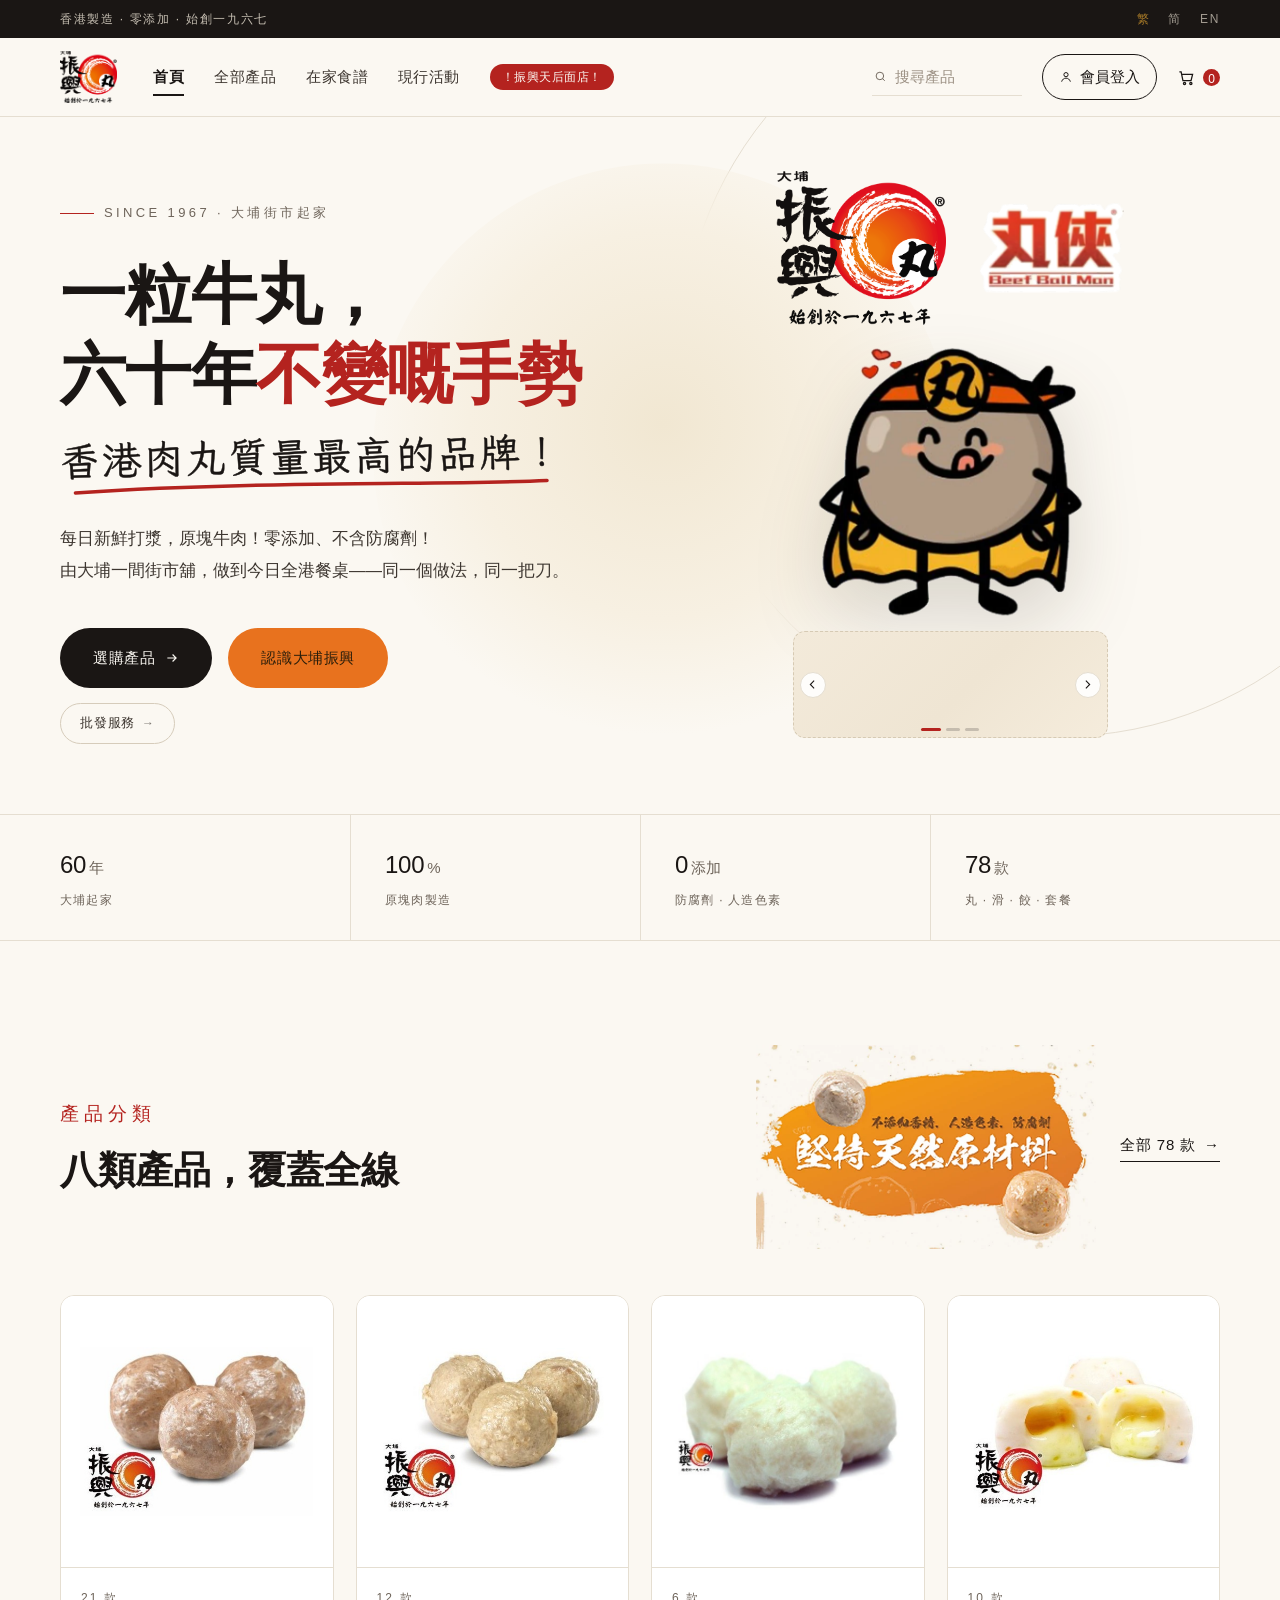
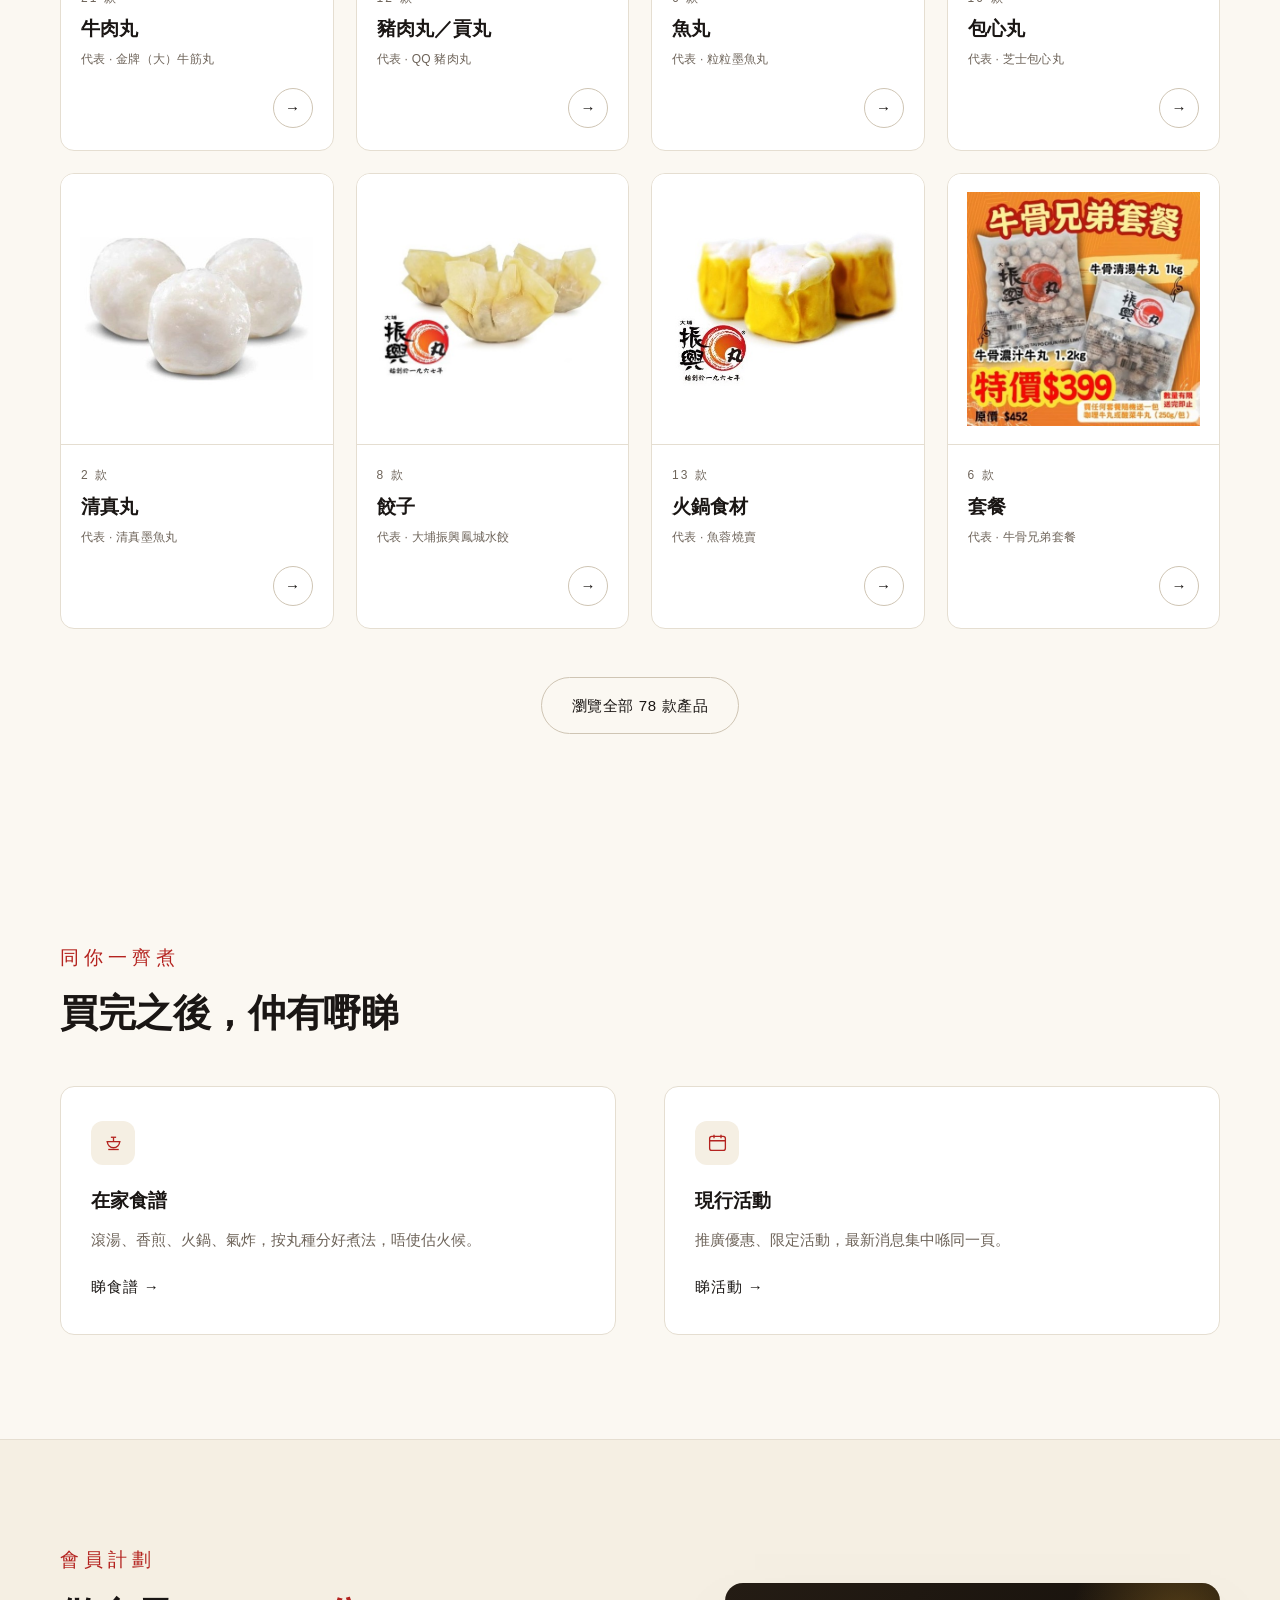
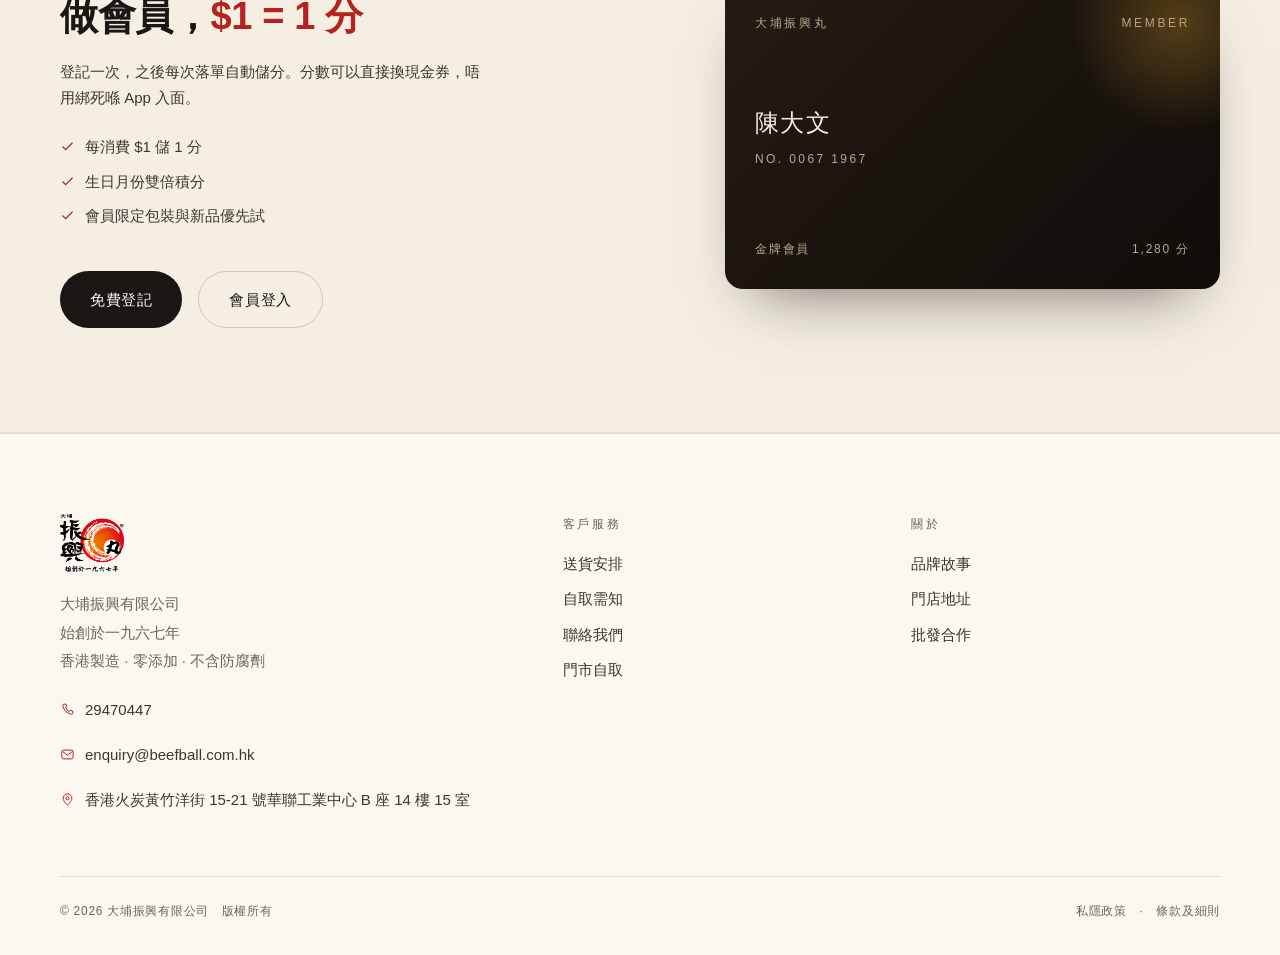
<file: index.html>
<!DOCTYPE html>
<html lang="zh-Hant-HK">
<head>
<meta charset="utf-8">
<meta name="viewport" content="width=device-width,initial-scale=1">
<title>大埔振興丸 · 官網首頁重設計</title>
<link rel="stylesheet" href="assets/site.css">
</head>
<body>

<div class="topbar">
  <div class="wrap">
    <span>香港製造 · 零添加 · 始創一九六七</span>
    <span class="lang"><b>繁</b><span>简</span><span>EN</span></span>
  </div>
</div>

<header>
  <div class="wrap">
    <a href="index.html" class="logo"><img src="assets/logo_official.png" alt="大埔振興丸"></a>
    <nav>
      <a href="index.html" class="on">首頁</a>
      <a href="products.html">全部產品</a>
      <a href="recipes.html">在家食譜</a>
      <a href="activities.html">現行活動</a><a class="nav-hot" href="https://www.openrice.com/en/hongkong/r-tai-po-chun-hing-noodle-tin-hau-hong-kong-style-noodles-rice-noodles-r1132624/" target="_blank" rel="noopener">！振興天后面店！</a>
    </nav>
    <div class="act">
      <label class="search">
        <svg width="15" height="15" viewBox="0 0 24 24" fill="none" stroke="currentColor" stroke-width="1.8"><circle cx="11" cy="11" r="7"/><path d="M20 20l-4.2-4.2"/></svg>
        <input placeholder="搜尋產品">
      </label>
      <a href="#member" class="btn-member">
        <svg viewBox="0 0 24 24" fill="none" stroke="currentColor" stroke-width="1.7"><circle cx="12" cy="8" r="3.6"/><path d="M4.5 20c1.3-4 4-6 7.5-6s6.2 2 7.5 6"/></svg>
        會員登入
      </a>
      <a href="#" class="cart" id="cartBtn">
        <svg viewBox="0 0 24 24" fill="none" stroke="currentColor" stroke-width="1.6"><path d="M3 5h2.2l2.3 11h10.2l2-8H6.2"/><circle cx="9.5" cy="19.5" r="1.4"/><circle cx="17.5" cy="19.5" r="1.4"/></svg>
        <span class="n" id="cartN">0</span>
      </a>
      <button class="mbtn" id="mBtn" aria-label="選單" aria-expanded="false"><span></span><span></span><span></span></button>
    </div>
  </div>
</header>

<div class="mnav" id="mNav">
  <a href="index.html">首頁</a>
  <a href="products.html">全部產品</a>
  <a href="recipes.html">在家食譜</a>
  <a href="activities.html">現行活動</a><a class="mnav-hot" href="https://www.openrice.com/en/hongkong/r-tai-po-chun-hing-noodle-tin-hau-hong-kong-style-noodles-rice-noodles-r1132624/" target="_blank" rel="noopener">！振興天后面店！</a>
  <a href="delivery.html">送貨與自取</a>
  <a href="about.html">品牌故事</a>
  <a href="wholesale.html">批發查詢</a>
  <div class="mcta"><a href="#products">選購產品</a><a href="index.html#member">會員登入</a></div>
  <div class="mfoot">香港製造 · 零添加 · 始創一九六七</div>
</div>

<!-- HERO -->
<section class="hero">
  <div class="deco"></div><div class="deco2"></div>
  <div class="wrap">
    <div>
      <div class="eyebrow">SINCE 1967 · 大埔街市起家</div>
      <h1>一粒牛丸，<br>六十年<em>不變嘅手勢</em></h1>

      <p class="claim"><span>香港肉丸質量最高的品牌！</span>
        <svg class="claim-u" viewBox="0 0 400 10" preserveAspectRatio="none" aria-hidden="true">
          <path d="M4 7C60 3.5 140 2 220 3c70 .8 130 2.6 174 1" fill="none" stroke="#B4231F" stroke-width="3.5" stroke-linecap="round" vector-effect="non-scaling-stroke"/>
        </svg>
      </p>
      <p class="lead">每日新鮮打漿，原塊牛肉！零添加、不含防腐劑！<br>由大埔一間街市舖，做到今日全港餐桌——同一個做法，同一把刀。</p>
      <div class="cta">
        <a href="#products" class="btn btn-solid">選購產品
          <svg width="14" height="14" viewBox="0 0 24 24" fill="none" stroke="currentColor" stroke-width="2"><path d="M4 12h15M13 6l6 6-6 6"/></svg>
        </a>
        <a href="about.html" class="btn btn-orange">認識大埔振興</a>
      </div>
      <div class="cta-sub"><a href="wholesale.html">批發服務<span>→</span></a></div>
    </div>

    <div class="side">
      <div class="brandline">
        <img class="sign" src="assets/logo_official.png" alt="大埔振興丸">
        <img class="bbm" src="assets/logo_bbm.png" alt="丸俠 Beef Ball Man">
      </div>
      <img class="wanxia" src="assets/wanxia_hero.png" alt="丸俠">
      <div class="hslide" aria-label="現行活動輪播">
        <div class="htrack" id="hTrack">
          <div class="hcell"></div>
          <div class="hcell"></div>
          <div class="hcell"></div>
        </div>
        <button class="hnav p" id="hPrev" aria-label="上一張"><svg viewBox="0 0 24 24"><path d="M15 5l-7 7 7 7"/></svg></button>
        <button class="hnav n" id="hNext" aria-label="下一張"><svg viewBox="0 0 24 24"><path d="M9 5l7 7-7 7"/></svg></button>
        <div class="hdots" id="hDots"></div>
      </div>
    </div>
  </div>
</section>

<!-- 事實 -->
<div class="facts">
  <div class="wrap">
    <ul>
      <li><div class="k">60<small>年</small></div><div class="v">大埔起家</div></li>
      <li><div class="k">100<small>%</small></div><div class="v">原塊肉製造</div></li>
      <li><div class="k">0<small>添加</small></div><div class="v">防腐劑 · 人造色素</div></li>
      <li><div class="k">78<small>款</small></div><div class="v">丸 · 滑 · 餃 · 套餐</div></li>
    </ul>
  </div>
</div>

<!-- 產品 -->
<section class="blk" id="products">
  <div class="wrap">
    <div class="head vis rise">
      <div>
        <div class="t">產品分類</div>
        <h2>八類產品，覆蓋全線</h2>
      </div>
      <figure class="nat">
        <img src="assets/natural.webp" alt="堅持天然原材料：不添加香精、人造色素、防腐劑" width="640" height="384" loading="lazy" decoding="async">
      </figure>
      <a href="products.html" class="more">全部 78 款 <span>→</span></a>
    </div>
    <div class="grid">
      <a class="card cat rise" href="products.html#g0">
        <div class="ph"><img src="assets/prod/p023.jpg" alt="牛肉丸" loading="lazy"></div>
        <div class="body">
          <div class="series">21 款</div>
          <h3>牛肉丸</h3>
          <div class="spec">代表 · 金牌（大）牛筋丸</div>
          <div class="foot"><span class="go">→</span></div>
        </div>
      </a>
      <a class="card cat rise" href="products.html#g1">
        <div class="ph"><img src="assets/prod/p056.jpg" alt="豬肉丸／貢丸" loading="lazy"></div>
        <div class="body">
          <div class="series">12 款</div>
          <h3>豬肉丸／貢丸</h3>
          <div class="spec">代表 · QQ 豬肉丸</div>
          <div class="foot"><span class="go">→</span></div>
        </div>
      </a>
      <a class="card cat rise" href="products.html#g2">
        <div class="ph"><img src="assets/prod/p064.jpg" alt="魚丸" loading="lazy"></div>
        <div class="body">
          <div class="series">6 款</div>
          <h3>魚丸</h3>
          <div class="spec">代表 · 粒粒墨魚丸</div>
          <div class="foot"><span class="go">→</span></div>
        </div>
      </a>
      <a class="card cat rise" href="products.html#g3">
        <div class="ph"><img src="assets/prod/p060.jpg" alt="包心丸" loading="lazy"></div>
        <div class="body">
          <div class="series">10 款</div>
          <h3>包心丸</h3>
          <div class="spec">代表 · 芝士包心丸</div>
          <div class="foot"><span class="go">→</span></div>
        </div>
      </a>
      <a class="card cat rise" href="products.html#g4">
        <div class="ph"><img src="assets/prod/p040.jpg" alt="清真丸" loading="lazy"></div>
        <div class="body">
          <div class="series">2 款</div>
          <h3>清真丸</h3>
          <div class="spec">代表 · 清真墨魚丸</div>
          <div class="foot"><span class="go">→</span></div>
        </div>
      </a>
      <a class="card cat rise" href="products.html#g5">
        <div class="ph"><img src="assets/prod/p031.jpg" alt="餃子" loading="lazy"></div>
        <div class="body">
          <div class="series">8 款</div>
          <h3>餃子</h3>
          <div class="spec">代表 · 大埔振興鳳城水餃</div>
          <div class="foot"><span class="go">→</span></div>
        </div>
      </a>
      <a class="card cat rise" href="products.html#g6">
        <div class="ph"><img src="assets/prod/p016.jpg" alt="火鍋食材" loading="lazy"></div>
        <div class="body">
          <div class="series">13 款</div>
          <h3>火鍋食材</h3>
          <div class="spec">代表 · 魚蓉燒賣</div>
          <div class="foot"><span class="go">→</span></div>
        </div>
      </a>
      <a class="card cat rise" href="products.html#g7">
        <div class="ph"><img src="assets/prod/p002.jpg" alt="套餐" loading="lazy"></div>
        <div class="body">
          <div class="series">6 款</div>
          <h3>套餐</h3>
          <div class="spec">代表 · 牛骨兄弟套餐</div>
          <div class="foot"><span class="go">→</span></div>
        </div>
      </a>
    </div>
    <div style="text-align:center;margin-top:48px">
      <a href="products.html" class="btn btn-ghost">瀏覽全部 78 款產品</a>
    </div>
  </div>
</section>

<!-- 三欄 -->
<section class="blk" id="service">
  <div class="wrap">
    <div class="head rise">
      <div>
        <div class="t">同你一齊煮</div>
        <h2>買完之後，仲有嘢睇</h2>
      </div>
    </div>
    <div class="trio">
      <div class="srv rise">
        <div class="ic"><svg viewBox="0 0 24 24"><path d="M4 11h16"/><path d="M5 11a7 7 0 0014 0"/><path d="M12 11V6"/><path d="M9 6h6"/><path d="M6 20h12"/></svg></div>
        <h3>在家食譜</h3>
        <p>滾湯、香煎、火鍋、氣炸，按丸種分好煮法，唔使估火候。</p>
        <a href="recipes.html" class="lk">睇食譜 →</a>
      </div>
      <div class="srv rise">
        <div class="ic"><svg viewBox="0 0 24 24"><rect x="3" y="5" width="18" height="16" rx="2.5"/><path d="M8 3v4M16 3v4M3 10h18"/></svg></div>
        <h3>現行活動</h3>
        <p>推廣優惠、限定活動，最新消息集中喺同一頁。</p>
        <a href="activities.html" class="lk">睇活動 →</a>
      </div>
    </div>
  </div>
</section>

<!-- 會員 -->
<section class="blk member" id="member">
  <div class="wrap">
    <div class="rise">
      <div class="head" style="margin-bottom:0"><div>
        <div class="t">會員計劃</div>
        <h2>做會員，<em>$1 = 1 分</em></h2>
      </div></div>
      <p>登記一次，之後每次落單自動儲分。分數可以直接換現金券，唔用綁死喺 App 入面。</p>
      <ul>
        <li><svg viewBox="0 0 24 24"><path d="M4 12l5 5L20 6"/></svg>每消費 $1 儲 1 分</li>
        <li><svg viewBox="0 0 24 24"><path d="M4 12l5 5L20 6"/></svg>生日月份雙倍積分</li>
        <li><svg viewBox="0 0 24 24"><path d="M4 12l5 5L20 6"/></svg>會員限定包裝與新品優先試</li>
      </ul>
      <div class="cta">
        <a href="register.html" class="btn btn-solid">免費登記</a>
        <a href="#" class="btn btn-ghost">會員登入</a>
      </div>
    </div>
    <div class="rise">
      <div class="mcard">
        <div class="top"><span>大埔振興丸</span><span>MEMBER</span></div>
        <div class="mid">陳大文<span>NO. 0067 1967</span></div>
        <div class="bot"><span>金牌會員</span><span>1,280 分</span></div>
      </div>
    </div>
  </div>
</section>

<footer>
  <div class="wrap">
    <div class="fgrid">
      <div class="brand">
        <img src="assets/logo_official.png" alt="大埔振興丸">
        <p>大埔振興有限公司<br>始創於一九六七年<br>香港製造 · 零添加 · 不含防腐劑</p>
        <div class="contact">
          <a href="tel:29470447"><svg viewBox="0 0 24 24"><path d="M6.5 3.5h3l1.5 4-2 1.5a11 11 0 006 6l1.5-2 4 1.5v3a2 2 0 01-2.2 2A17.5 17.5 0 014.5 5.7 2 2 0 016.5 3.5z"/></svg><span>29470447</span></a>
          <a href="mailto:enquiry@beefball.com.hk"><svg viewBox="0 0 24 24"><rect x="3" y="5" width="18" height="14" rx="2.5"/><path d="M4 7l8 6 8-6"/></svg><span>enquiry@beefball.com.hk</span></a>
          <span><svg viewBox="0 0 24 24"><path d="M12 21s7-6.2 7-11a7 7 0 10-14 0c0 4.8 7 11 7 11z"/><circle cx="12" cy="10" r="2.6"/></svg><span>香港火炭黃竹洋街 15-21 號華聯工業中心 B 座 14 樓 15 室</span></span>
        </div>
      </div>
      <div>
        <h4>客戶服務</h4>
        <a href="delivery.html">送貨安排</a><a href="delivery.html">自取需知</a><a href="tel:29470447">聯絡我們</a><a href="about.html#stores">門市自取</a>
      </div>
      <div>
        <h4>關於</h4>
        <a href="about.html">品牌故事</a><a href="about.html#stores">門店地址</a><a href="wholesale.html">批發合作</a>
      </div>
    </div>
    <div class="fbot">
      <span>© 2026 大埔振興有限公司　版權所有</span>
      <span>私隱政策　·　條款及細則</span>
    </div>
  </div>
</footer>

<div id="toast"></div>

<script>
var n = 0, nEl = document.getElementById('cartN'), toast = document.getElementById('toast'), t;
document.querySelectorAll('.add').forEach(function(b){
  b.addEventListener('click', function(){
    n++; nEl.textContent = n;
    nEl.style.transform = 'scale(1.35)';
    setTimeout(function(){ nEl.style.transform = 'scale(1)'; }, 220);
    toast.textContent = '已加入購物車：' + b.dataset.name;
    toast.classList.add('on'); clearTimeout(t);
    t = setTimeout(function(){ toast.classList.remove('on'); }, 1800);
  });
});
var io = new IntersectionObserver(function(es){
  es.forEach(function(e){ if(e.isIntersecting){ e.target.classList.add('in'); io.unobserve(e.target); } });
}, {threshold:.1});
document.querySelectorAll('.rise').forEach(function(el,i){
  el.style.transitionDelay = (i % 4) * 70 + 'ms'; io.observe(el);
});
</script>

<script>
(function(){
  var track=document.getElementById('hTrack'), dots=document.getElementById('hDots');
  if(!track) return;
  var n=track.children.length, i=0, timer=null;
  for(var k=0;k<n;k++){
    var d=document.createElement('button');
    d.setAttribute('aria-label','第 '+(k+1)+' 張');
    (function(idx){ d.addEventListener('click', function(){ go(idx); rest(); }); })(k);
    dots.appendChild(d);
  }
  function paint(){
    track.style.transform='translateX(-'+(i*100)+'%)';
    for(var k=0;k<n;k++) dots.children[k].className=(k===i?'on':'');
  }
  function go(x){ i=(x+n)%n; paint(); }
  function rest(){ clearInterval(timer); if(n>1) timer=setInterval(function(){ go(i+1); }, 4500); }
  document.getElementById('hPrev').addEventListener('click', function(){ go(i-1); rest(); });
  document.getElementById('hNext').addEventListener('click', function(){ go(i+1); rest(); });
  var box=track.parentNode;
  box.addEventListener('mouseenter', function(){ clearInterval(timer); });
  box.addEventListener('mouseleave', rest);
  paint(); rest();
})();
</script>

<script>
(function(){
  var b=document.getElementById('mBtn'), m=document.getElementById('mNav');
  if(!b||!m) return;
  function close(){ b.classList.remove('on'); m.classList.remove('on'); b.setAttribute('aria-expanded','false'); document.body.style.overflow=''; }
  b.addEventListener('click', function(){
    var on = m.classList.toggle('on');
    b.classList.toggle('on', on);
    b.setAttribute('aria-expanded', on?'true':'false');
    document.body.style.overflow = on?'hidden':'';
  });
  m.querySelectorAll('a').forEach(function(a){ a.addEventListener('click', close); });
  window.addEventListener('resize', function(){ if(window.innerWidth>1080) close(); });
})();
</script>
</body>
</html>
</file>
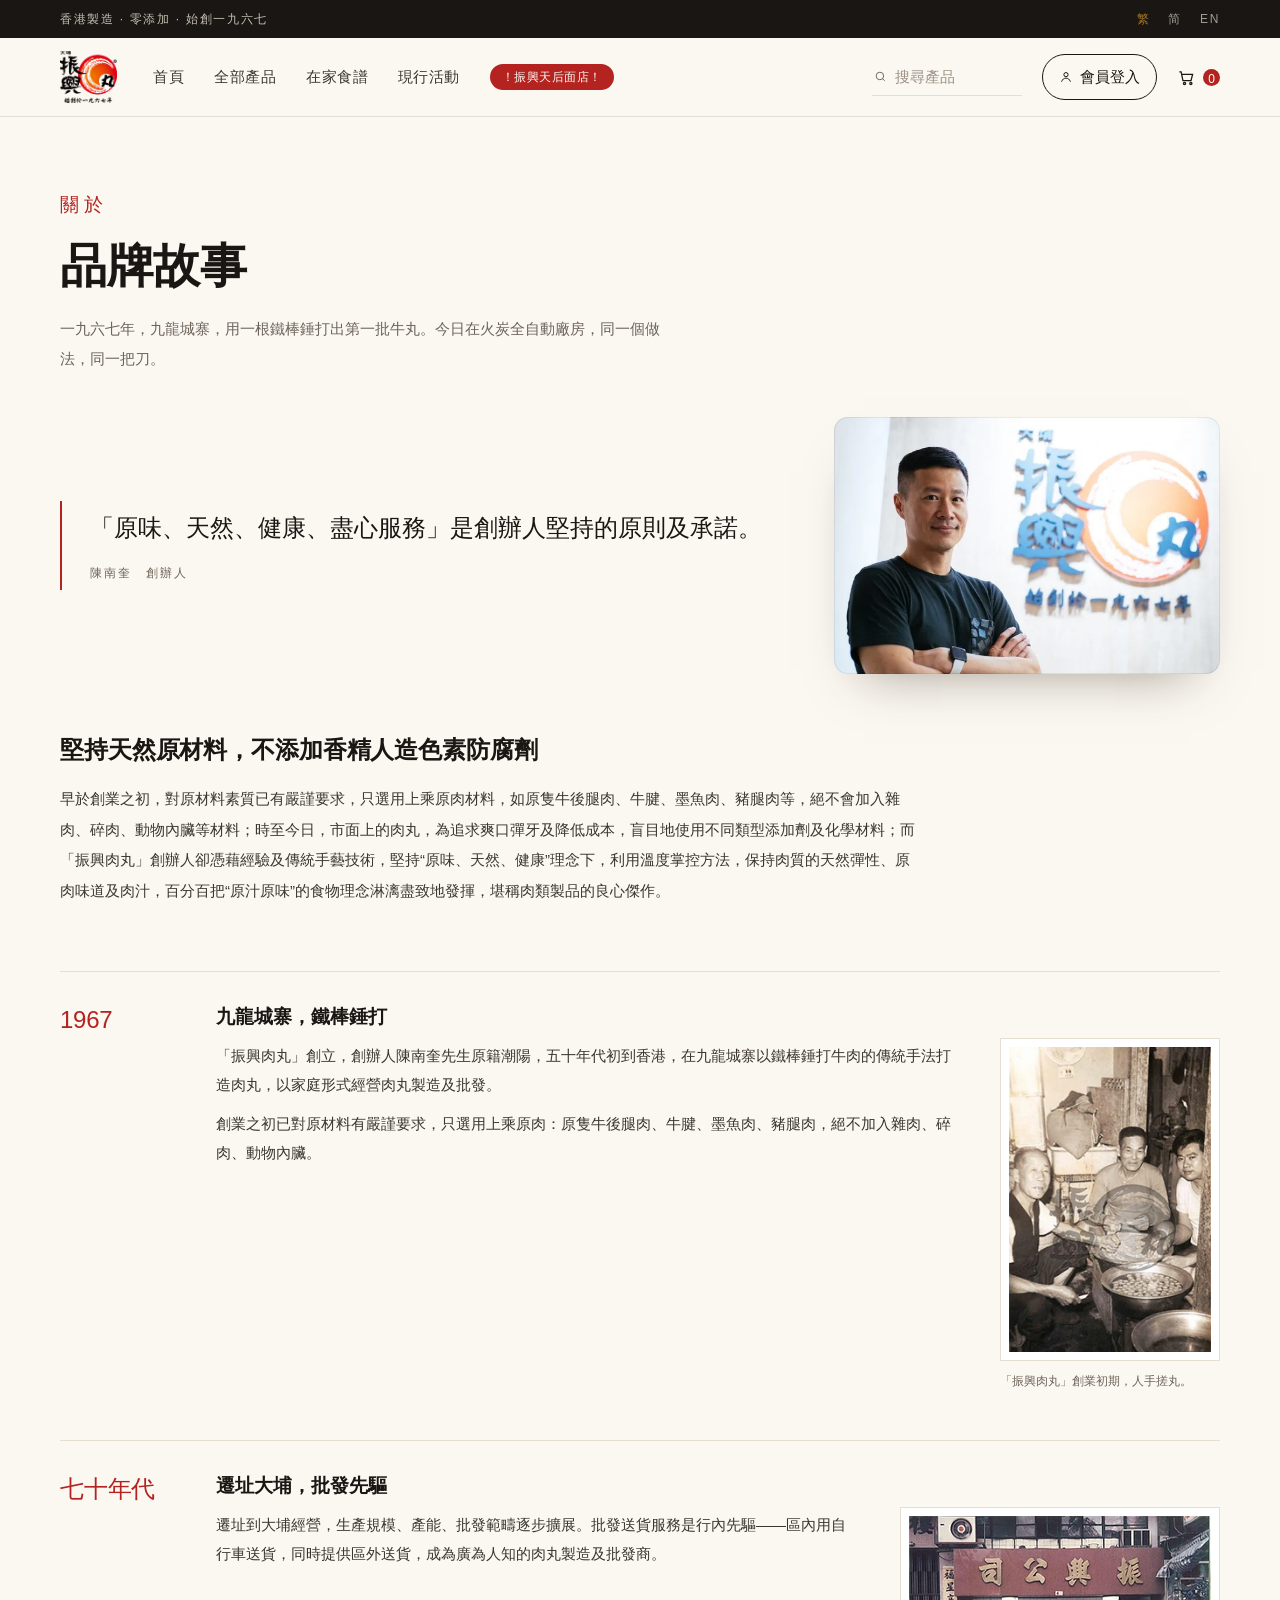
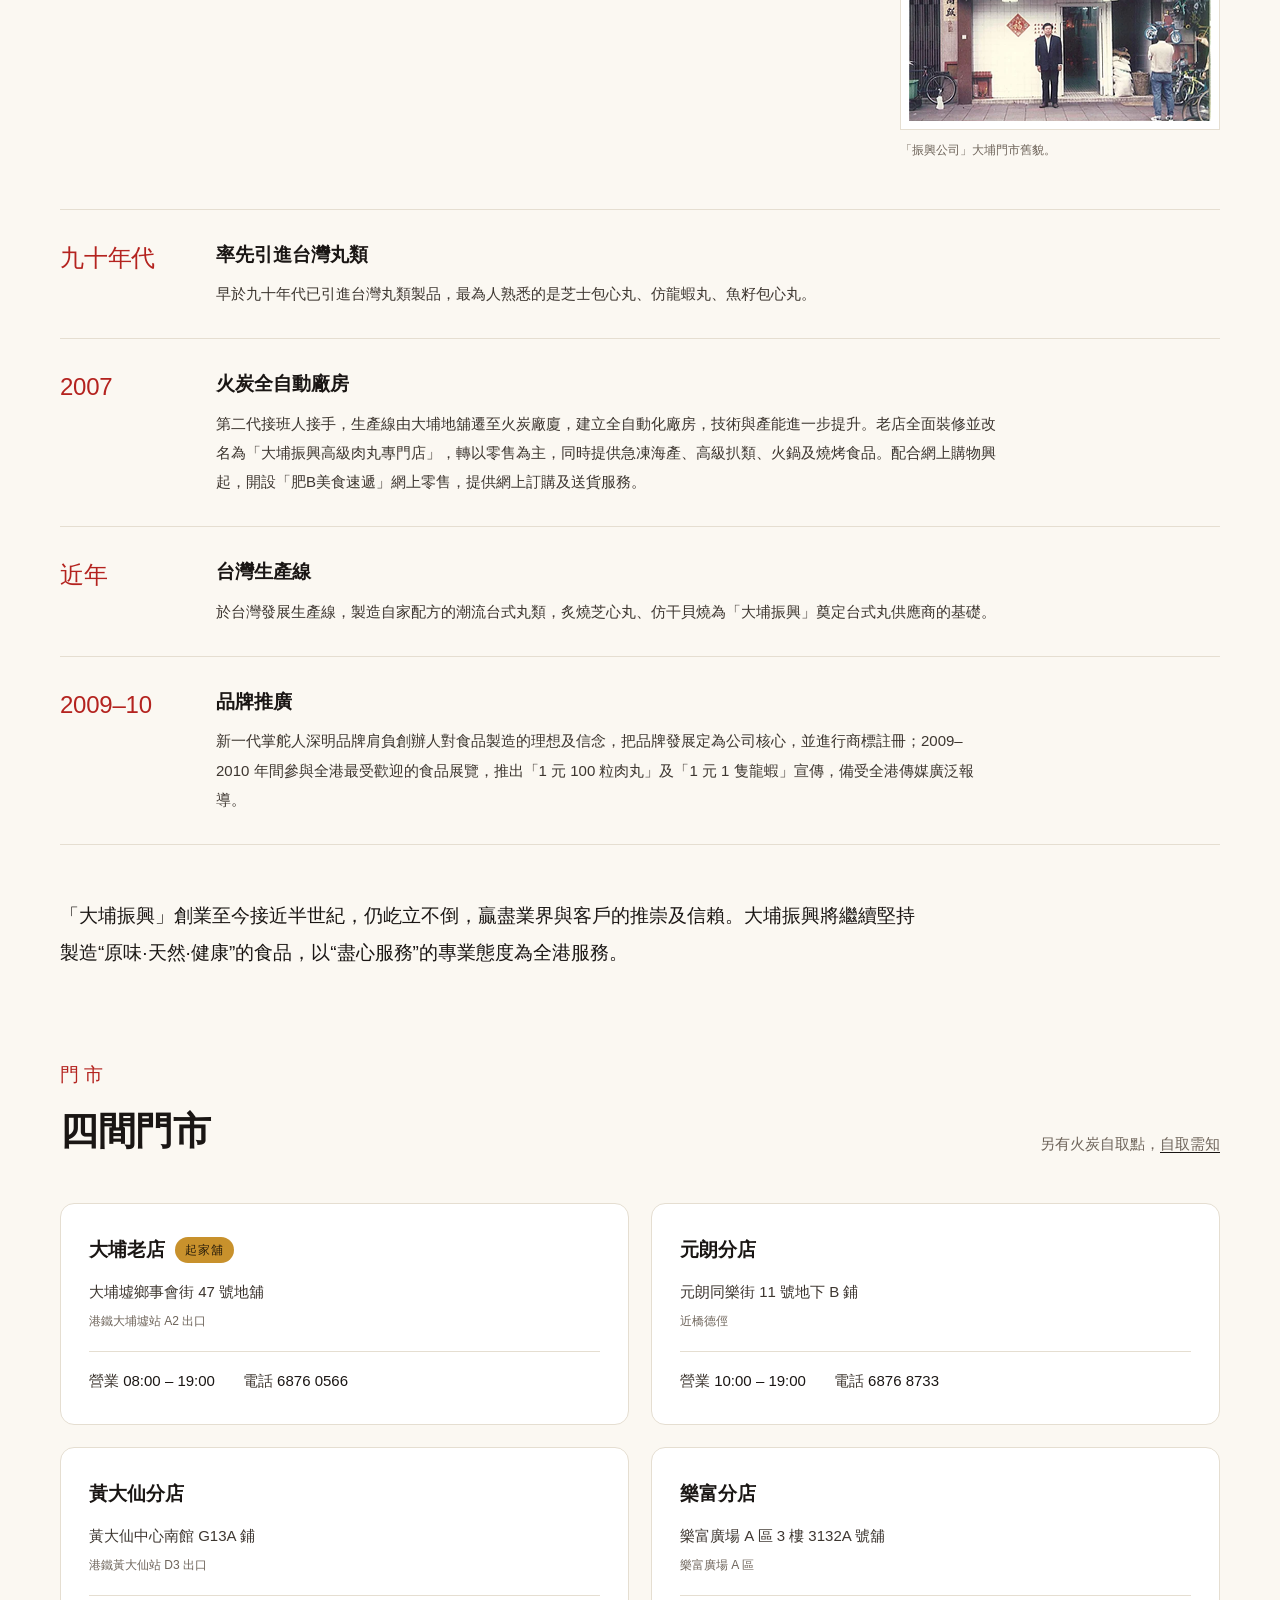
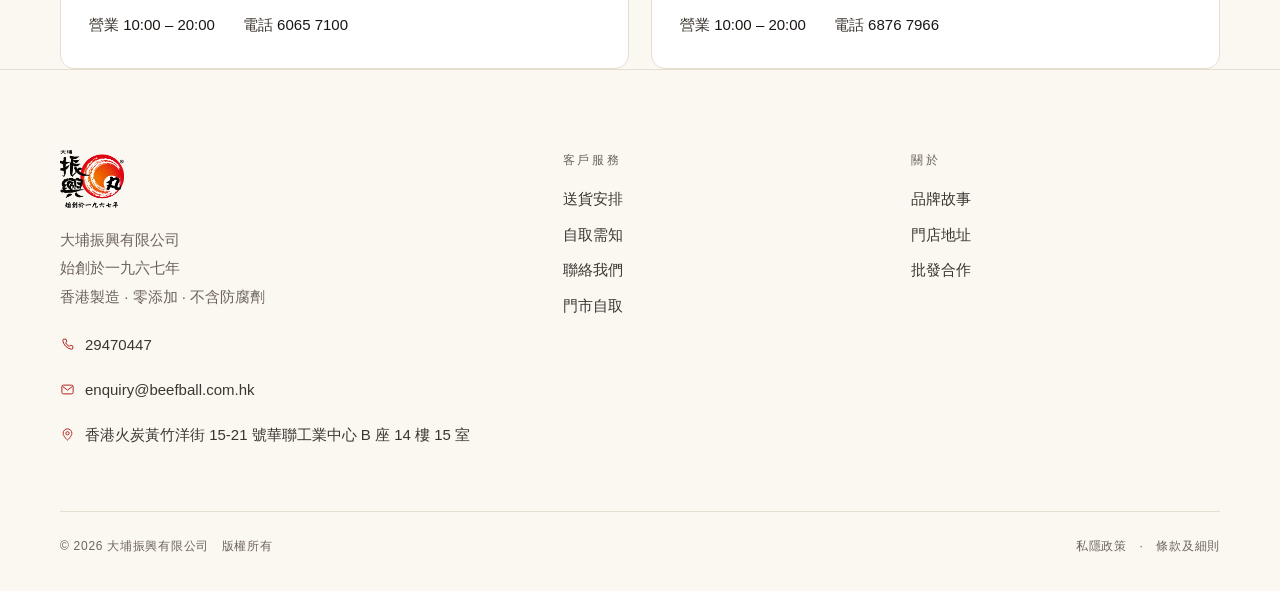
<file: about.html>
<!DOCTYPE html>
<html lang="zh-Hant-HK">
<head>
<meta charset="utf-8">
<meta name="viewport" content="width=device-width,initial-scale=1">
<title>品牌故事與門市 · 大埔振興丸</title>
<link rel="stylesheet" href="assets/site.css">
</head>
<body>

<div class="topbar">
  <div class="wrap"><span>香港製造 · 零添加 · 始創一九六七</span><span class="lang"><b>繁</b><span>简</span><span>EN</span></span></div>
</div>

<header>
  <div class="wrap">
    <a href="index.html" class="logo"><img src="assets/logo_official.png" alt="大埔振興丸"></a>
    <nav><a href="index.html">首頁</a><a href="products.html">全部產品</a><a href="recipes.html">在家食譜</a><a href="activities.html">現行活動</a><a class="nav-hot" href="https://www.openrice.com/en/hongkong/r-tai-po-chun-hing-noodle-tin-hau-hong-kong-style-noodles-rice-noodles-r1132624/" target="_blank" rel="noopener">！振興天后面店！</a></nav>
    <div class="act">
      <label class="search">
        <svg width="15" height="15" viewBox="0 0 24 24" fill="none" stroke="currentColor" stroke-width="1.8"><circle cx="11" cy="11" r="7"/><path d="M20 20l-4.2-4.2"/></svg>
        <input placeholder="搜尋產品">
      </label>
      <a href="register.html" class="btn-member">
        <svg viewBox="0 0 24 24" fill="none" stroke="currentColor" stroke-width="1.7"><circle cx="12" cy="8" r="3.6"/><path d="M4.5 20c1.3-4 4-6 7.5-6s6.2 2 7.5 6"/></svg>
        會員登入
      </a>
      <a href="#" class="cart"><svg viewBox="0 0 24 24" fill="none" stroke="currentColor" stroke-width="1.6"><path d="M3 5h2.2l2.3 11h10.2l2-8H6.2"/><circle cx="9.5" cy="19.5" r="1.4"/><circle cx="17.5" cy="19.5" r="1.4"/></svg><span class="n">0</span></a>
      <button class="mbtn" id="mBtn" aria-label="選單" aria-expanded="false"><span></span><span></span><span></span></button>
    </div>
  </div>
</header>

<div class="mnav" id="mNav">
  <a href="index.html">首頁</a>
  <a href="products.html">全部產品</a>
  <a href="recipes.html">在家食譜</a>
  <a href="activities.html">現行活動</a>
  <a href="index.html#products">選購產品</a>
  <a href="delivery.html">送貨與自取</a>
  <a href="about.html">品牌故事</a>
  <a href="wholesale.html">批發查詢</a>
  <a class="mnav-hot" href="https://www.openrice.com/en/hongkong/r-tai-po-chun-hing-noodle-tin-hau-hong-kong-style-noodles-rice-noodles-r1132624/" target="_blank" rel="noopener">！振興天后面店！</a>
  <div class="mcta"><a href="index.html#products">選購產品</a><a href="index.html#member">會員登入</a></div>
  <div class="mfoot">香港製造 · 零添加 · 始創一九六七</div>
</div>

<div class="pagehd">
  <div class="wrap">
    <div class="t">關於</div>
    <h1>品牌故事</h1>
    <p>一九六七年，九龍城寨，用一根鐵棒錘打出第一批牛丸。今日在火炭全自動廠房，同一個做法，同一把刀。</p>
  </div>
</div>

<section class="blk" style="padding:44px 0 0">
  <div class="wrap">
    <div class="creedwrap">
      <blockquote class="creed">
        <p>「原味、天然、健康、盡心服務」是創辦人堅持的原則及承諾。</p>
        <cite>陳南奎　創辦人</cite>
      </blockquote>
      <figure class="bossfig">
        <img src="assets/boss.webp" alt="大埔振興負責人" width="640" height="426" loading="eager" decoding="async">
      </figure>
    </div>
  </div>
</section>

<section class="blk" style="padding:58px 0 0">
  <div class="wrap">
    <h2 class="mini">堅持天然原材料，不添加香精人造色素防腐劑</h2>
    <p class="bodyp">早於創業之初，對原材料素質已有嚴謹要求，只選用上乘原肉材料，如原隻牛後腿肉、牛腱、墨魚肉、豬腿肉等，絕不會加入雜肉、碎肉、動物內臟等材料；時至今日，市面上的肉丸，為追求爽口彈牙及降低成本，盲目地使用不同類型添加劑及化學材料；而「振興肉丸」創辦人卻憑藉經驗及傳統手藝技術，堅持“原味、天然、健康”理念下，利用溫度掌控方法，保持肉質的天然彈性、原肉味道及肉汁，百分百把“原汁原味”的食物理念淋漓盡致地發揮，堪稱肉類製品的良心傑作。</p>
  </div>
</section>

<section class="blk" style="padding:64px 0 0">
  <div class="wrap">
    <ol class="tl">
      <li>
        <div class="yr">1967</div>
        <div>
          <h3>九龍城寨，鐵棒錘打</h3>
          <figure class="tl-fig tall">
            <img src="assets/old_1967.webp" alt="「振興肉丸」創業初期人手搓丸的工場" width="462" height="698" loading="lazy" decoding="async">
            <figcaption>「振興肉丸」創業初期，人手搓丸。</figcaption>
          </figure>
          <p>「振興肉丸」創立，創辦人陳南奎先生原籍潮陽，五十年代初到香港，在九龍城寨以鐵棒錘打牛肉的傳統手法打造肉丸，以家庭形式經營肉丸製造及批發。</p>
          <p>創業之初已對原材料有嚴謹要求，只選用上乘原肉：原隻牛後腿肉、牛腱、墨魚肉、豬腿肉，絕不加入雜肉、碎肉、動物內臟。</p>        </div>
      </li>
      <li>
        <div class="yr">七十年代</div>
        <div>
          <h3>遷址大埔，批發先驅</h3>
          <figure class="tl-fig">
            <img src="assets/old_shop.webp" alt="「振興公司」大埔門市舊照" width="586" height="398" loading="lazy" decoding="async">
            <figcaption>「振興公司」大埔門市舊貌。</figcaption>
          </figure>
          <p>遷址到大埔經營，生產規模、產能、批發範疇逐步擴展。批發送貨服務是行內先驅——區內用自行車送貨，同時提供區外送貨，成為廣為人知的肉丸製造及批發商。</p>        </div>
      </li>
      <li>
        <div class="yr">九十年代</div>
        <div>
          <h3>率先引進台灣丸類</h3>
          <p>早於九十年代已引進台灣丸類製品，最為人熟悉的是芝士包心丸、仿龍蝦丸、魚籽包心丸。</p>
        </div>
      </li>
      <li>
        <div class="yr">2007</div>
        <div>
          <h3>火炭全自動廠房</h3>
          <p>第二代接班人接手，生產線由大埔地舖遷至火炭廠廈，建立全自動化廠房，技術與產能進一步提升。老店全面裝修並改名為「大埔振興高級肉丸專門店」，轉以零售為主，同時提供急凍海產、高級扒類、火鍋及燒烤食品。配合網上購物興起，開設「肥B美食速遞」網上零售，提供網上訂購及送貨服務。</p>
        </div>
      </li>
      <li>
        <div class="yr">近年</div>
        <div>
          <h3>台灣生產線</h3>
          <p>於台灣發展生產線，製造自家配方的潮流台式丸類，炙燒芝心丸、仿干貝燒為「大埔振興」奠定台式丸供應商的基礎。</p>
        </div>
      </li>
      <li>
        <div class="yr">2009–10</div>
        <div>
          <h3>品牌推廣</h3>
          <p>新一代掌舵人深明品牌肩負創辦人對食品製造的理想及信念，把品牌發展定為公司核心，並進行商標註冊；2009–2010 年間參與全港最受歡迎的食品展覽，推出「1 元 100 粒肉丸」及「1 元 1 隻龍蝦」宣傳，備受全港傳媒廣泛報導。</p>
        </div>
      </li>
    </ol>
  </div>
</section>

<section class="blk" style="padding:52px 0 0">
  <div class="wrap">
    <p class="bodyp closing">「大埔振興」創業至今接近半世紀，仍屹立不倒，贏盡業界與客戶的推崇及信賴。大埔振興將繼續堅持製造“原味·天然·健康”的食品，以“盡心服務”的專業態度為全港服務。</p>
  </div>
</section>

<section class="blk" id="stores" style="padding:88px 0 0;scroll-margin-top:96px">
  <div class="wrap">
    <div class="head">
      <div><div class="t">門市</div><h2>四間門市</h2></div>
      <p style="margin:0;font-size:var(--fs-sm);color:var(--muted)">另有火炭自取點，<a href="delivery.html" style="border-bottom:1px solid var(--ink)">自取需知</a></p>
    </div>
    <div class="stores">
      <div class="store">
        <div class="nm">大埔老店<span class="flag">起家舖</span></div>
        <div class="ad">大埔墟鄉事會街 47 號地舖</div>
        <div class="mt">港鐵大埔墟站 A2 出口</div>
        <div class="row2">
          <span>營業 <b>08:00 – 19:00</b></span>
          <span>電話 <b><a href="tel:68760566">6876 0566</a></b></span>
        </div>
      </div>
      <div class="store">
        <div class="nm">元朗分店</div>
        <div class="ad">元朗同樂街 11 號地下 B 鋪</div>
        <div class="mt">近橋德俓</div>
        <div class="row2">
          <span>營業 <b>10:00 – 19:00</b></span>
          <span>電話 <b><a href="tel:68768733">6876 8733</a></b></span>
        </div>
      </div>
      <div class="store">
        <div class="nm">黃大仙分店</div>
        <div class="ad">黃大仙中心南館 G13A 鋪</div>
        <div class="mt">港鐵黃大仙站 D3 出口</div>
        <div class="row2">
          <span>營業 <b>10:00 – 20:00</b></span>
          <span>電話 <b><a href="tel:60657100">6065 7100</a></b></span>
        </div>
      </div>
      <div class="store">
        <div class="nm">樂富分店</div>
        <div class="ad">樂富廣場 A 區 3 樓 3132A 號舖</div>
        <div class="mt">樂富廣場 A 區</div>
        <div class="row2">
          <span>營業 <b>10:00 – 20:00</b></span>
          <span>電話 <b><a href="tel:68767966">6876 7966</a></b></span>
        </div>
      </div>
    </div>
  </div>
</section>

<footer>
  <div class="wrap">
    <div class="fgrid">
      <div class="brand">
        <img src="assets/logo_official.png" alt="大埔振興丸">
        <p>大埔振興有限公司<br>始創於一九六七年<br>香港製造 · 零添加 · 不含防腐劑</p>
        <div class="contact">
          <a href="tel:29470447"><svg viewBox="0 0 24 24"><path d="M6.5 3.5h3l1.5 4-2 1.5a11 11 0 006 6l1.5-2 4 1.5v3a2 2 0 01-2.2 2A17.5 17.5 0 014.5 5.7 2 2 0 016.5 3.5z"/></svg><span>29470447</span></a>
          <a href="mailto:enquiry@beefball.com.hk"><svg viewBox="0 0 24 24"><rect x="3" y="5" width="18" height="14" rx="2.5"/><path d="M4 7l8 6 8-6"/></svg><span>enquiry@beefball.com.hk</span></a>
          <span><svg viewBox="0 0 24 24"><path d="M12 21s7-6.2 7-11a7 7 0 10-14 0c0 4.8 7 11 7 11z"/><circle cx="12" cy="10" r="2.6"/></svg><span>香港火炭黃竹洋街 15-21 號華聯工業中心 B 座 14 樓 15 室</span></span>
        </div>
      </div>
      <div><h4>客戶服務</h4><a href="delivery.html">送貨安排</a><a href="delivery.html">自取需知</a><a href="tel:29470447">聯絡我們</a><a href="about.html#stores">門市自取</a></div>
      <div><h4>關於</h4><a href="about.html">品牌故事</a><a href="about.html#stores">門店地址</a><a href="wholesale.html">批發合作</a></div>
    </div>
    <div class="fbot"><span>© 2026 大埔振興有限公司　版權所有</span><span>私隱政策　·　條款及細則</span></div>
  </div>
</footer>

<script>
var io = new IntersectionObserver(function(es){
  es.forEach(function(e){ if(e.isIntersecting){ e.target.classList.add('in'); io.unobserve(e.target); } });
}, {threshold:.1});
document.querySelectorAll('.rise').forEach(function(el,i){
  el.style.transitionDelay = (i % 4) * 70 + 'ms'; io.observe(el);
});
</script>

<script>
(function(){
  var b=document.getElementById('mBtn'), m=document.getElementById('mNav');
  if(!b||!m) return;
  function close(){ b.classList.remove('on'); m.classList.remove('on'); b.setAttribute('aria-expanded','false'); document.body.style.overflow=''; }
  b.addEventListener('click', function(){
    var on = m.classList.toggle('on');
    b.classList.toggle('on', on);
    b.setAttribute('aria-expanded', on?'true':'false');
    document.body.style.overflow = on?'hidden':'';
  });
  m.querySelectorAll('a').forEach(function(a){ a.addEventListener('click', close); });
  window.addEventListener('resize', function(){ if(window.innerWidth>1080) close(); });
})();
</script>
</body>
</html>
</file>
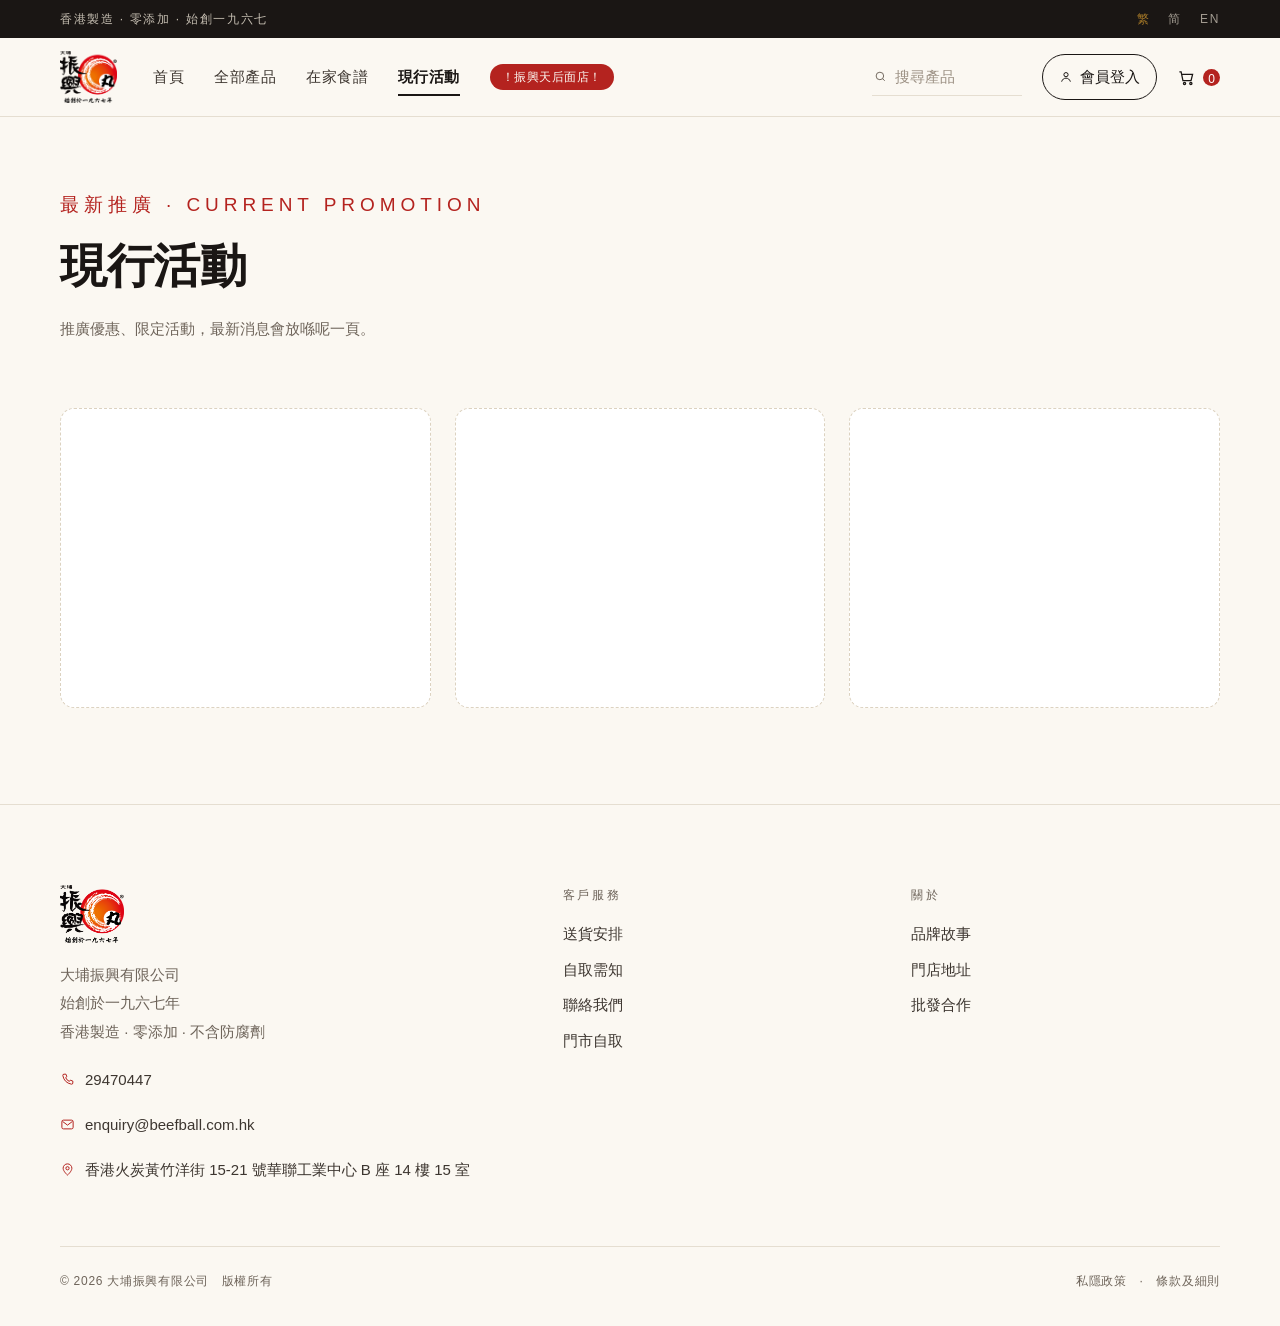
<file: activities.html>
<!DOCTYPE html>
<html lang="zh-Hant-HK">
<head>
<meta charset="utf-8">
<meta name="viewport" content="width=device-width,initial-scale=1">
<title>現行活動 · 大埔振興丸</title>
<link rel="stylesheet" href="assets/site.css">
</head>
<body>

<div class="topbar">
  <div class="wrap"><span>香港製造 · 零添加 · 始創一九六七</span><span class="lang"><b>繁</b><span>简</span><span>EN</span></span></div>
</div>

<header>
  <div class="wrap">
    <a href="index.html" class="logo"><img src="assets/logo_official.png" alt="大埔振興丸"></a>
    <nav><a href="index.html">首頁</a><a href="products.html">全部產品</a><a href="recipes.html">在家食譜</a><a href="activities.html" class="on">現行活動</a><a class="nav-hot" href="https://www.openrice.com/en/hongkong/r-tai-po-chun-hing-noodle-tin-hau-hong-kong-style-noodles-rice-noodles-r1132624/" target="_blank" rel="noopener">！振興天后面店！</a></nav>
    <div class="act">
      <label class="search">
        <svg width="15" height="15" viewBox="0 0 24 24" fill="none" stroke="currentColor" stroke-width="1.8"><circle cx="11" cy="11" r="7"/><path d="M20 20l-4.2-4.2"/></svg>
        <input placeholder="搜尋產品">
      </label>
      <a href="register.html" class="btn-member">
        <svg viewBox="0 0 24 24" fill="none" stroke="currentColor" stroke-width="1.7"><circle cx="12" cy="8" r="3.6"/><path d="M4.5 20c1.3-4 4-6 7.5-6s6.2 2 7.5 6"/></svg>
        會員登入
      </a>
      <a href="#" class="cart"><svg viewBox="0 0 24 24" fill="none" stroke="currentColor" stroke-width="1.6"><path d="M3 5h2.2l2.3 11h10.2l2-8H6.2"/><circle cx="9.5" cy="19.5" r="1.4"/><circle cx="17.5" cy="19.5" r="1.4"/></svg><span class="n">0</span></a>
      <button class="mbtn" id="mBtn" aria-label="選單" aria-expanded="false"><span></span><span></span><span></span></button>
    </div>
  </div>
</header>

<div class="mnav" id="mNav">
  <a href="index.html">首頁</a>
  <a href="products.html">全部產品</a>
  <a href="recipes.html">在家食譜</a>
  <a href="activities.html">現行活動</a>
  <a href="index.html#products">選購產品</a>
  <a href="delivery.html">送貨與自取</a>
  <a href="about.html">品牌故事</a>
  <a href="wholesale.html">批發查詢</a>
  <a class="mnav-hot" href="https://www.openrice.com/en/hongkong/r-tai-po-chun-hing-noodle-tin-hau-hong-kong-style-noodles-rice-noodles-r1132624/" target="_blank" rel="noopener">！振興天后面店！</a>
  <div class="mcta"><a href="index.html#products">選購產品</a><a href="index.html#member">會員登入</a></div>
  <div class="mfoot">香港製造 · 零添加 · 始創一九六七</div>
</div>

<div class="pagehd">
  <div class="wrap">
    <div class="t">最新推廣 · CURRENT PROMOTION</div>
    <h1>現行活動</h1>
    <p>推廣優惠、限定活動，最新消息會放喺呢一頁。</p>
  </div>
</div>

<section class="blk" style="padding:64px 0 96px">
  <div class="wrap">
    <div class="pslots">
      <div class="pslot"></div>
      <div class="pslot"></div>
      <div class="pslot"></div>
    </div>
  </div>
</section>



<footer>
  <div class="wrap">
    <div class="fgrid">
      <div class="brand">
        <img src="assets/logo_official.png" alt="大埔振興丸">
        <p>大埔振興有限公司<br>始創於一九六七年<br>香港製造 · 零添加 · 不含防腐劑</p>
        <div class="contact">
          <a href="tel:29470447"><svg viewBox="0 0 24 24"><path d="M6.5 3.5h3l1.5 4-2 1.5a11 11 0 006 6l1.5-2 4 1.5v3a2 2 0 01-2.2 2A17.5 17.5 0 014.5 5.7 2 2 0 016.5 3.5z"/></svg><span>29470447</span></a>
          <a href="mailto:enquiry@beefball.com.hk"><svg viewBox="0 0 24 24"><rect x="3" y="5" width="18" height="14" rx="2.5"/><path d="M4 7l8 6 8-6"/></svg><span>enquiry@beefball.com.hk</span></a>
          <span><svg viewBox="0 0 24 24"><path d="M12 21s7-6.2 7-11a7 7 0 10-14 0c0 4.8 7 11 7 11z"/><circle cx="12" cy="10" r="2.6"/></svg><span>香港火炭黃竹洋街 15-21 號華聯工業中心 B 座 14 樓 15 室</span></span>
        </div>
      </div>
      <div><h4>客戶服務</h4><a href="delivery.html">送貨安排</a><a href="delivery.html">自取需知</a><a href="tel:29470447">聯絡我們</a><a href="about.html#stores">門市自取</a></div>
      <div><h4>關於</h4><a href="about.html">品牌故事</a><a href="about.html#stores">門店地址</a><a href="wholesale.html">批發合作</a></div>
    </div>
    <div class="fbot"><span>© 2026 大埔振興有限公司　版權所有</span><span>私隱政策　·　條款及細則</span></div>
  </div>
</footer>

<script>
var io = new IntersectionObserver(function(es){
  es.forEach(function(e){ if(e.isIntersecting){ e.target.classList.add('in'); io.unobserve(e.target); } });
}, {threshold:.1});
document.querySelectorAll('.rise').forEach(function(el,i){
  el.style.transitionDelay = (i % 4) * 70 + 'ms'; io.observe(el);
});
</script>

<script>
(function(){
  var b=document.getElementById('mBtn'), m=document.getElementById('mNav');
  if(!b||!m) return;
  function close(){ b.classList.remove('on'); m.classList.remove('on'); b.setAttribute('aria-expanded','false'); document.body.style.overflow=''; }
  b.addEventListener('click', function(){
    var on = m.classList.toggle('on');
    b.classList.toggle('on', on);
    b.setAttribute('aria-expanded', on?'true':'false');
    document.body.style.overflow = on?'hidden':'';
  });
  m.querySelectorAll('a').forEach(function(a){ a.addEventListener('click', close); });
  window.addEventListener('resize', function(){ if(window.innerWidth>1080) close(); });
})();
</script>
</body>
</html>
</file>
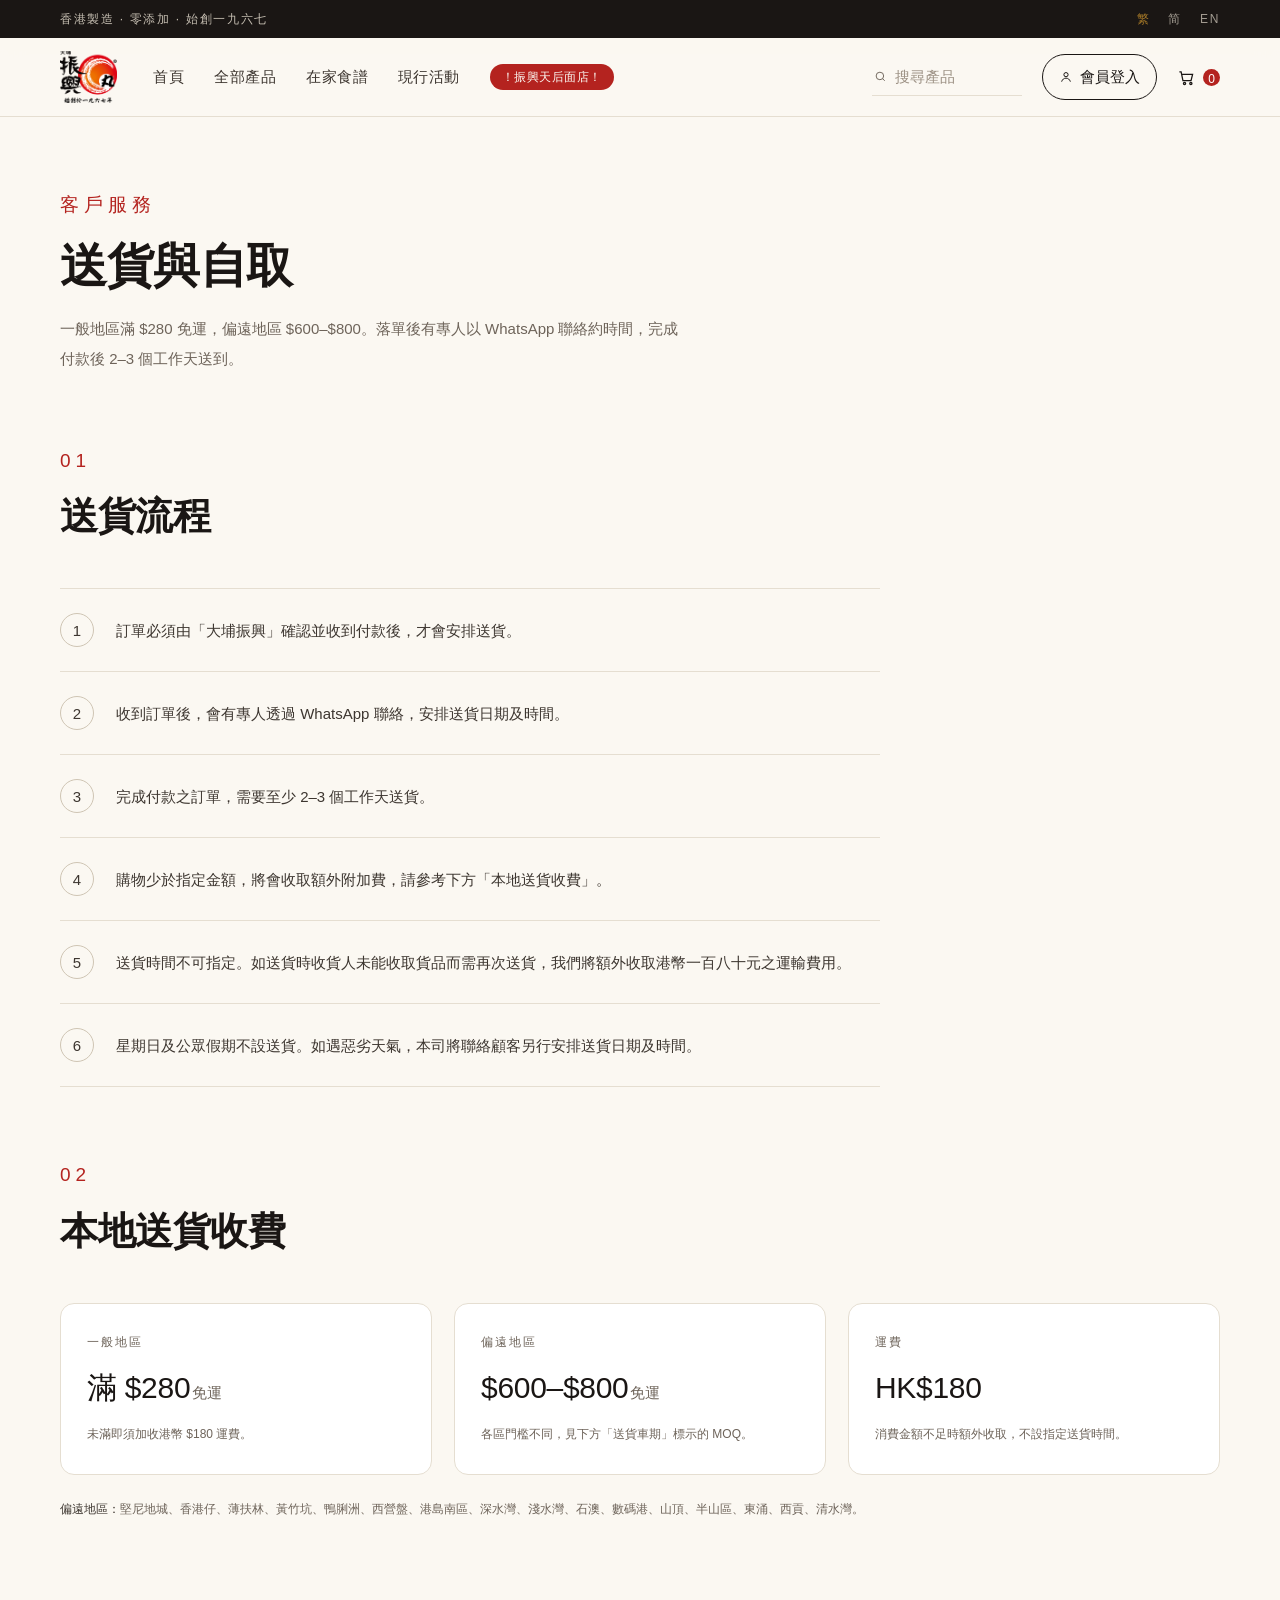
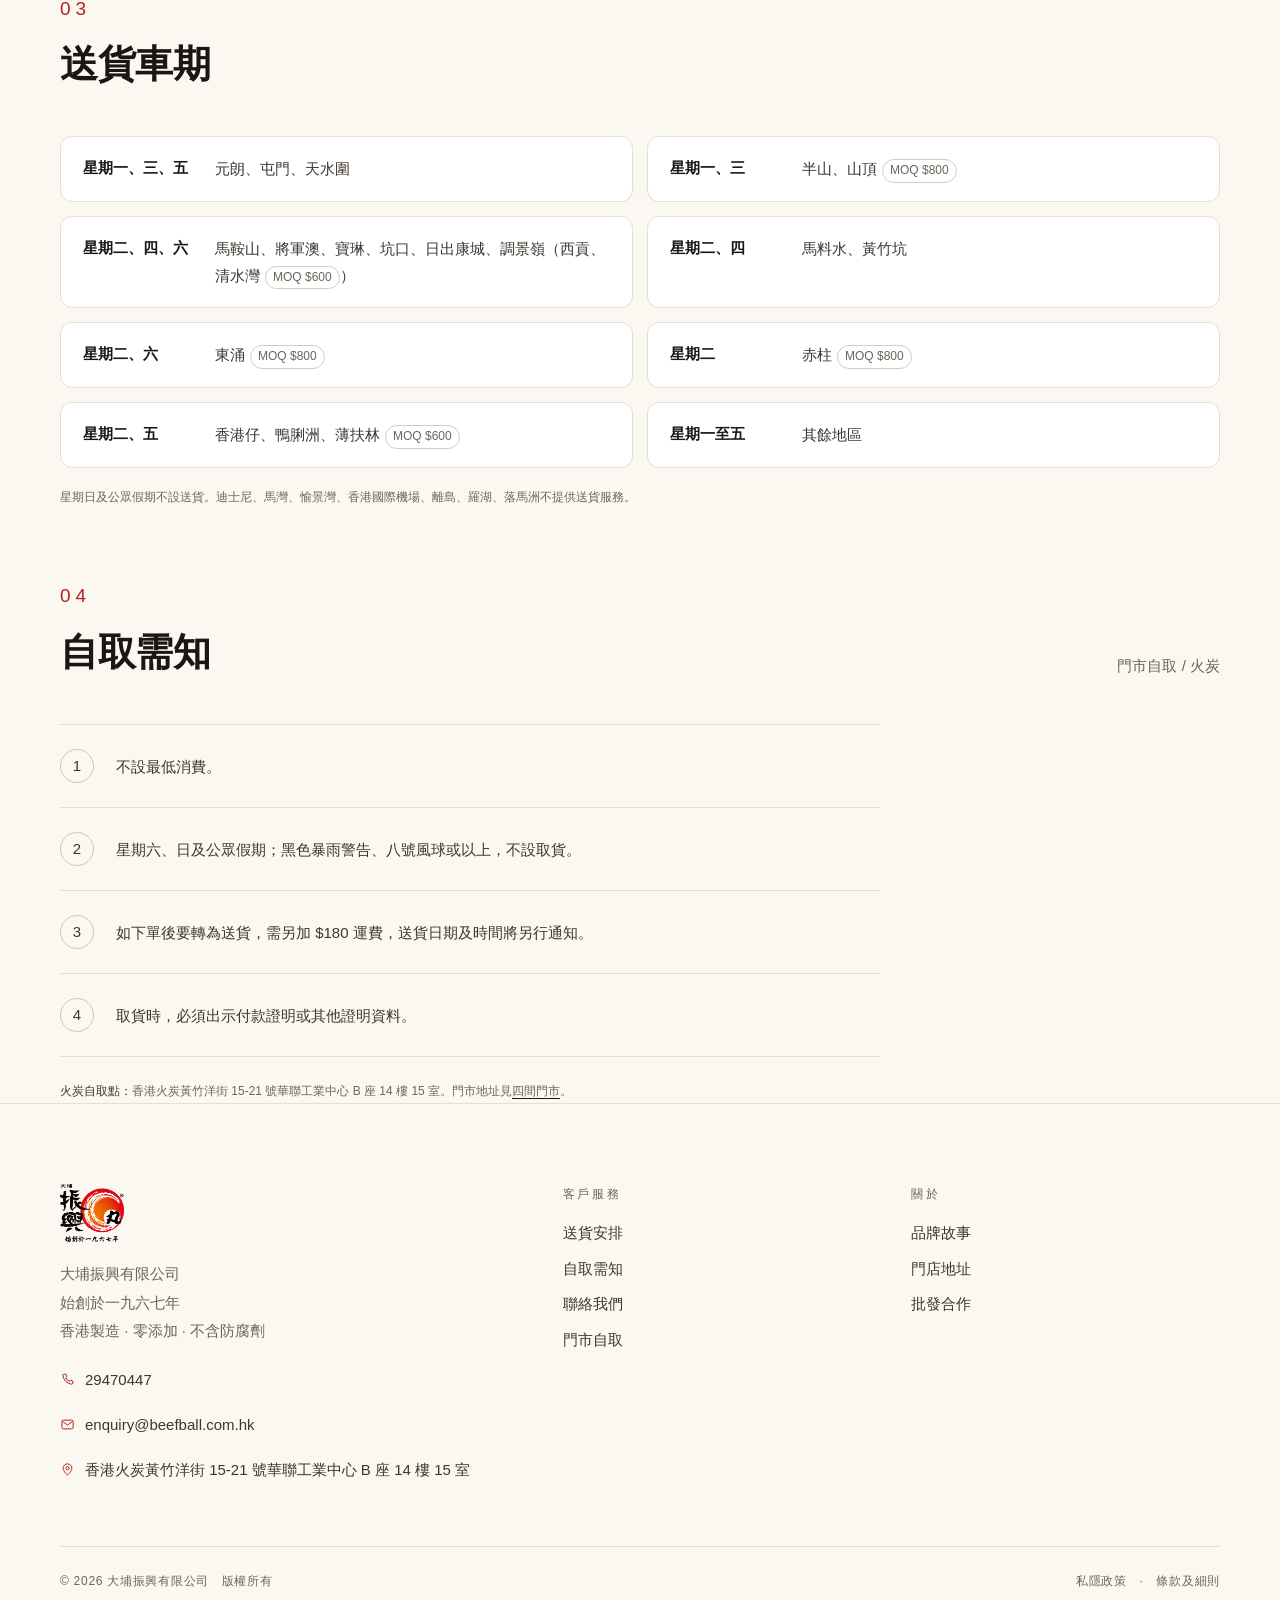
<file: delivery.html>
<!DOCTYPE html>
<html lang="zh-Hant-HK">
<head>
<meta charset="utf-8">
<meta name="viewport" content="width=device-width,initial-scale=1">
<title>送貨與自取 · 大埔振興丸</title>
<link rel="stylesheet" href="assets/site.css">
</head>
<body>

<div class="topbar">
  <div class="wrap"><span>香港製造 · 零添加 · 始創一九六七</span><span class="lang"><b>繁</b><span>简</span><span>EN</span></span></div>
</div>

<header>
  <div class="wrap">
    <a href="index.html" class="logo"><img src="assets/logo_official.png" alt="大埔振興丸"></a>
    <nav><a href="index.html">首頁</a><a href="products.html">全部產品</a><a href="recipes.html">在家食譜</a><a href="activities.html">現行活動</a><a class="nav-hot" href="https://www.openrice.com/en/hongkong/r-tai-po-chun-hing-noodle-tin-hau-hong-kong-style-noodles-rice-noodles-r1132624/" target="_blank" rel="noopener">！振興天后面店！</a></nav>
    <div class="act">
      <label class="search">
        <svg width="15" height="15" viewBox="0 0 24 24" fill="none" stroke="currentColor" stroke-width="1.8"><circle cx="11" cy="11" r="7"/><path d="M20 20l-4.2-4.2"/></svg>
        <input placeholder="搜尋產品">
      </label>
      <a href="register.html" class="btn-member">
        <svg viewBox="0 0 24 24" fill="none" stroke="currentColor" stroke-width="1.7"><circle cx="12" cy="8" r="3.6"/><path d="M4.5 20c1.3-4 4-6 7.5-6s6.2 2 7.5 6"/></svg>
        會員登入
      </a>
      <a href="#" class="cart"><svg viewBox="0 0 24 24" fill="none" stroke="currentColor" stroke-width="1.6"><path d="M3 5h2.2l2.3 11h10.2l2-8H6.2"/><circle cx="9.5" cy="19.5" r="1.4"/><circle cx="17.5" cy="19.5" r="1.4"/></svg><span class="n">0</span></a>
      <button class="mbtn" id="mBtn" aria-label="選單" aria-expanded="false"><span></span><span></span><span></span></button>
    </div>
  </div>
</header>

<div class="mnav" id="mNav">
  <a href="index.html">首頁</a>
  <a href="products.html">全部產品</a>
  <a href="recipes.html">在家食譜</a>
  <a href="activities.html">現行活動</a>
  <a href="index.html#products">選購產品</a>
  <a href="delivery.html">送貨與自取</a>
  <a href="about.html">品牌故事</a>
  <a href="wholesale.html">批發查詢</a>
  <a class="mnav-hot" href="https://www.openrice.com/en/hongkong/r-tai-po-chun-hing-noodle-tin-hau-hong-kong-style-noodles-rice-noodles-r1132624/" target="_blank" rel="noopener">！振興天后面店！</a>
  <div class="mcta"><a href="index.html#products">選購產品</a><a href="index.html#member">會員登入</a></div>
  <div class="mfoot">香港製造 · 零添加 · 始創一九六七</div>
</div>

<div class="pagehd">
  <div class="wrap">
    <div class="t">客戶服務</div>
    <h1>送貨與自取</h1>
    <p>一般地區滿 $280 免運，偏遠地區 $600–$800。落單後有專人以 WhatsApp 聯絡約時間，完成付款後 2–3 個工作天送到。</p>
  </div>
</div>

<section class="blk" style="padding:72px 0 0">
  <div class="wrap">
    <div class="head"><div><div class="t">01</div><h2>送貨流程</h2></div></div>
    <ol class="steps">
      <li><div class="n">1</div><p>訂單必須由「大埔振興」確認並收到付款後，才會安排送貨。</p></li>
      <li><div class="n">2</div><p>收到訂單後，會有專人透過 WhatsApp 聯絡，安排送貨日期及時間。</p></li>
      <li><div class="n">3</div><p>完成付款之訂單，需要至少 2–3 個工作天送貨。</p></li>
      <li><div class="n">4</div><p>購物少於指定金額，將會收取額外附加費，請參考下方「本地送貨收費」。</p></li>
      <li><div class="n">5</div><p>送貨時間不可指定。如送貨時收貨人未能收取貨品而需再次送貨，我們將額外收取港幣一百八十元之運輸費用。</p></li>
      <li><div class="n">6</div><p>星期日及公眾假期不設送貨。如遇惡劣天氣，本司將聯絡顧客另行安排送貨日期及時間。</p></li>
    </ol>
  </div>
</section>

<section class="blk" style="padding:72px 0 0">
  <div class="wrap">
    <div class="head"><div><div class="t">02</div><h2>本地送貨收費</h2></div></div>
    <div class="rates">
      <div class="rate">
        <div class="k">一般地區</div>
        <div class="v">滿 $280<small>免運</small></div>
        <p>未滿即須加收港幣 $180 運費。</p>
      </div>
      <div class="rate">
        <div class="k">偏遠地區</div>
        <div class="v">$600–$800<small>免運</small></div>
        <p>各區門檻不同，見下方「送貨車期」標示的 MOQ。</p>
      </div>
      <div class="rate">
        <div class="k">運費</div>
        <div class="v">HK$180</div>
        <p>消費金額不足時額外收取，不設指定送貨時間。</p>
      </div>
    </div>
    <p class="zones"><b>偏遠地區：</b>堅尼地城、香港仔、薄扶林、黃竹坑、鴨脷洲、西營盤、港島南區、深水灣、淺水灣、石澳、數碼港、山頂、半山區、東涌、西貢、清水灣。</p>
  </div>
</section>

<section class="blk" style="padding:72px 0 0">
  <div class="wrap">
    <div class="head"><div><div class="t">03</div><h2>送貨車期</h2></div></div>
    <div class="cal">
      <div class="row"><div class="d">星期一、三、五</div><div class="a">元朗、屯門、天水圍</div></div>
      <div class="row"><div class="d">星期一、三</div><div class="a">半山、山頂<span class="mq">MOQ $800</span></div></div>
      <div class="row"><div class="d">星期二、四、六</div><div class="a">馬鞍山、將軍澳、寶琳、坑口、日出康城、調景嶺（西貢、清水灣<span class="mq">MOQ $600</span>）</div></div>
      <div class="row"><div class="d">星期二、四</div><div class="a">馬料水、黃竹坑</div></div>
      <div class="row"><div class="d">星期二、六</div><div class="a">東涌<span class="mq">MOQ $800</span></div></div>
      <div class="row"><div class="d">星期二</div><div class="a">赤柱<span class="mq">MOQ $800</span></div></div>
      <div class="row"><div class="d">星期二、五</div><div class="a">香港仔、鴨脷洲、薄扶林<span class="mq">MOQ $600</span></div></div>
      <div class="row"><div class="d">星期一至五</div><div class="a">其餘地區</div></div>
    </div>
    <p class="calnote">星期日及公眾假期不設送貨。迪士尼、馬灣、愉景灣、香港國際機場、離島、羅湖、落馬洲不提供送貨服務。</p>
  </div>
</section>

<section class="blk" style="padding:72px 0 0">
  <div class="wrap">
    <div class="head"><div><div class="t">04</div><h2>自取需知</h2></div><p style="margin:0;font-size:var(--fs-sm);color:var(--muted)">門市自取 / 火炭</p></div>
    <ol class="steps">
      <li><div class="n">1</div><p>不設最低消費。</p></li>
      <li><div class="n">2</div><p>星期六、日及公眾假期；黑色暴雨警告、八號風球或以上，不設取貨。</p></li>
      <li><div class="n">3</div><p>如下單後要轉為送貨，需另加 $180 運費，送貨日期及時間將另行通知。</p></li>
      <li><div class="n">4</div><p>取貨時，必須出示付款證明或其他證明資料。</p></li>
    </ol>
    <p class="zones"><b>火炭自取點：</b>香港火炭黃竹洋街 15-21 號華聯工業中心 B 座 14 樓 15 室。門市地址見<a href="about.html#stores" style="border-bottom:1px solid var(--ink)">四間門市</a>。</p>
  </div>
</section>

<footer>
  <div class="wrap">
    <div class="fgrid">
      <div class="brand">
        <img src="assets/logo_official.png" alt="大埔振興丸">
        <p>大埔振興有限公司<br>始創於一九六七年<br>香港製造 · 零添加 · 不含防腐劑</p>
        <div class="contact">
          <a href="tel:29470447"><svg viewBox="0 0 24 24"><path d="M6.5 3.5h3l1.5 4-2 1.5a11 11 0 006 6l1.5-2 4 1.5v3a2 2 0 01-2.2 2A17.5 17.5 0 014.5 5.7 2 2 0 016.5 3.5z"/></svg><span>29470447</span></a>
          <a href="mailto:enquiry@beefball.com.hk"><svg viewBox="0 0 24 24"><rect x="3" y="5" width="18" height="14" rx="2.5"/><path d="M4 7l8 6 8-6"/></svg><span>enquiry@beefball.com.hk</span></a>
          <span><svg viewBox="0 0 24 24"><path d="M12 21s7-6.2 7-11a7 7 0 10-14 0c0 4.8 7 11 7 11z"/><circle cx="12" cy="10" r="2.6"/></svg><span>香港火炭黃竹洋街 15-21 號華聯工業中心 B 座 14 樓 15 室</span></span>
        </div>
      </div>
      <div><h4>客戶服務</h4><a href="delivery.html">送貨安排</a><a href="delivery.html">自取需知</a><a href="tel:29470447">聯絡我們</a><a href="about.html#stores">門市自取</a></div>
      <div><h4>關於</h4><a href="about.html">品牌故事</a><a href="about.html#stores">門店地址</a><a href="wholesale.html">批發合作</a></div>
    </div>
    <div class="fbot"><span>© 2026 大埔振興有限公司　版權所有</span><span>私隱政策　·　條款及細則</span></div>
  </div>
</footer>

<script>
var io = new IntersectionObserver(function(es){
  es.forEach(function(e){ if(e.isIntersecting){ e.target.classList.add('in'); io.unobserve(e.target); } });
}, {threshold:.1});
document.querySelectorAll('.rise').forEach(function(el,i){
  el.style.transitionDelay = (i % 4) * 70 + 'ms'; io.observe(el);
});
</script>

<script>
(function(){
  var b=document.getElementById('mBtn'), m=document.getElementById('mNav');
  if(!b||!m) return;
  function close(){ b.classList.remove('on'); m.classList.remove('on'); b.setAttribute('aria-expanded','false'); document.body.style.overflow=''; }
  b.addEventListener('click', function(){
    var on = m.classList.toggle('on');
    b.classList.toggle('on', on);
    b.setAttribute('aria-expanded', on?'true':'false');
    document.body.style.overflow = on?'hidden':'';
  });
  m.querySelectorAll('a').forEach(function(a){ a.addEventListener('click', close); });
  window.addEventListener('resize', function(){ if(window.innerWidth>1080) close(); });
})();
</script>
</body>
</html>
</file>
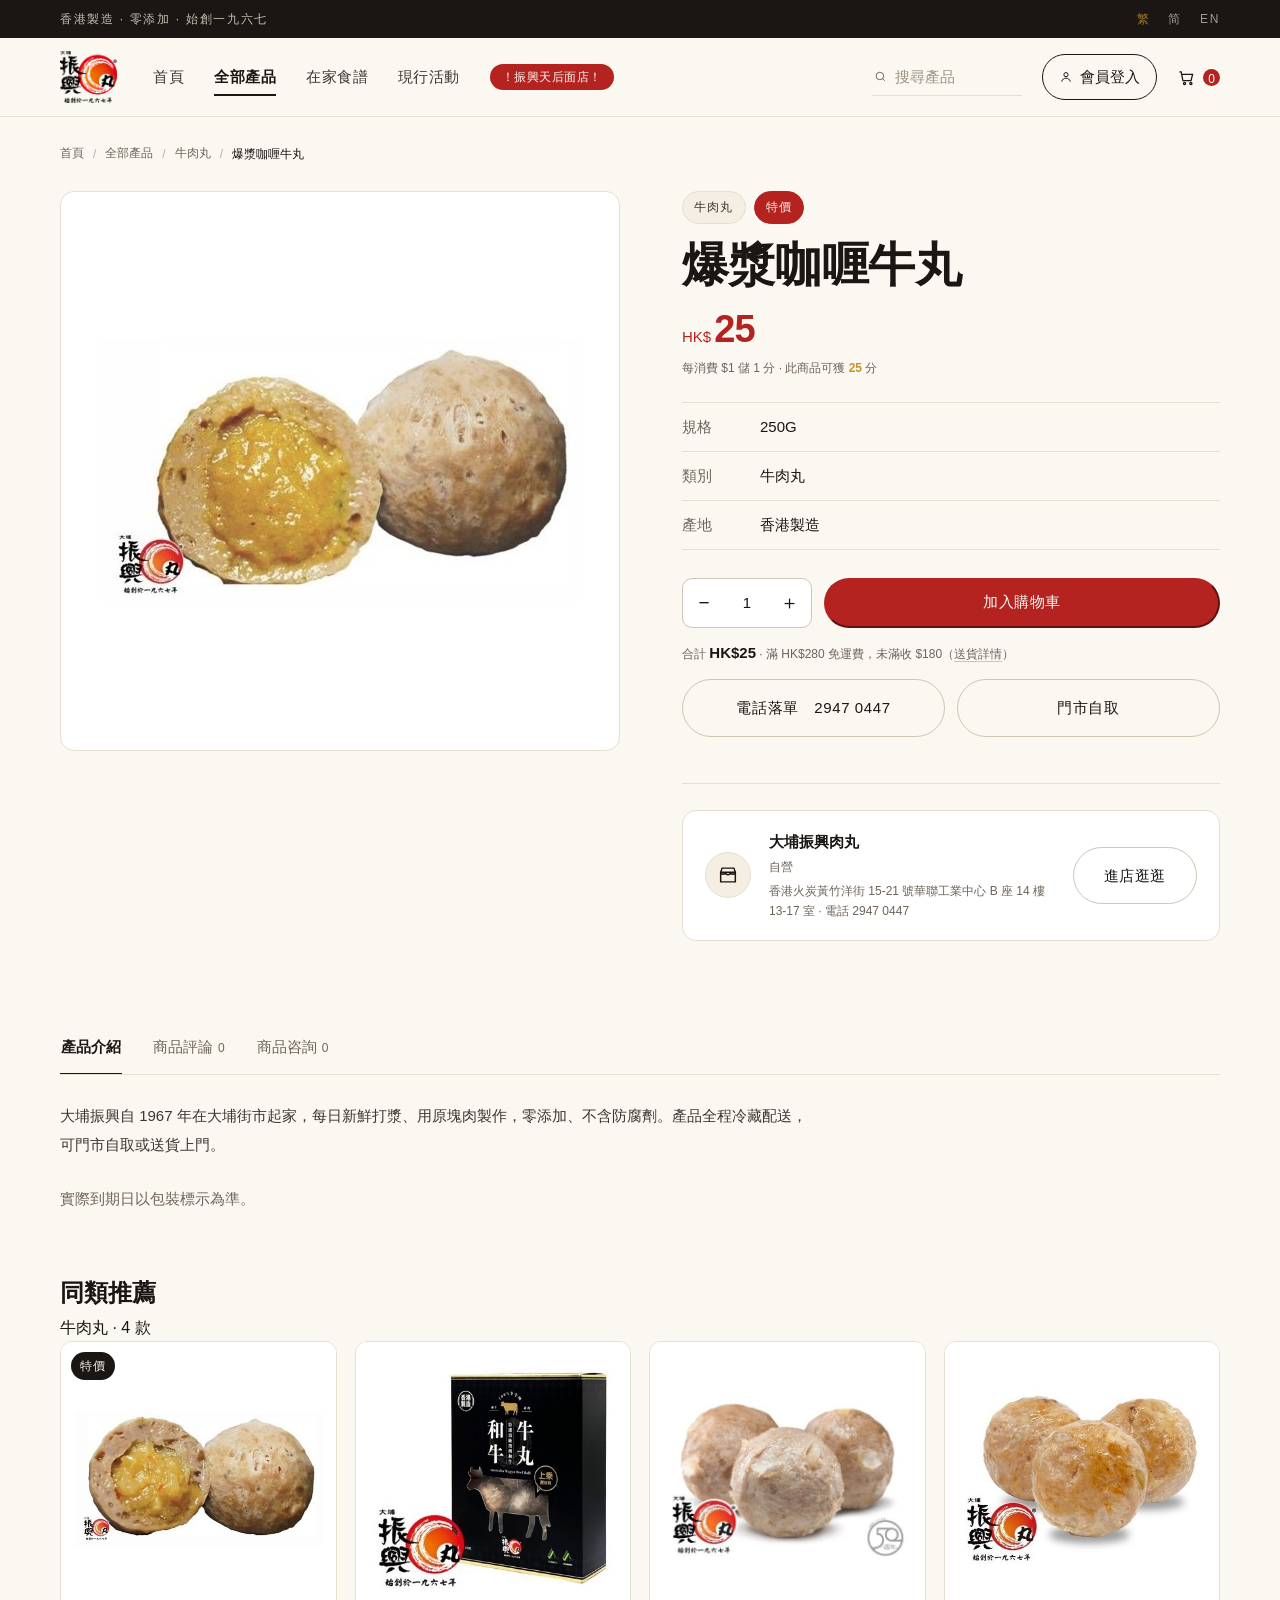
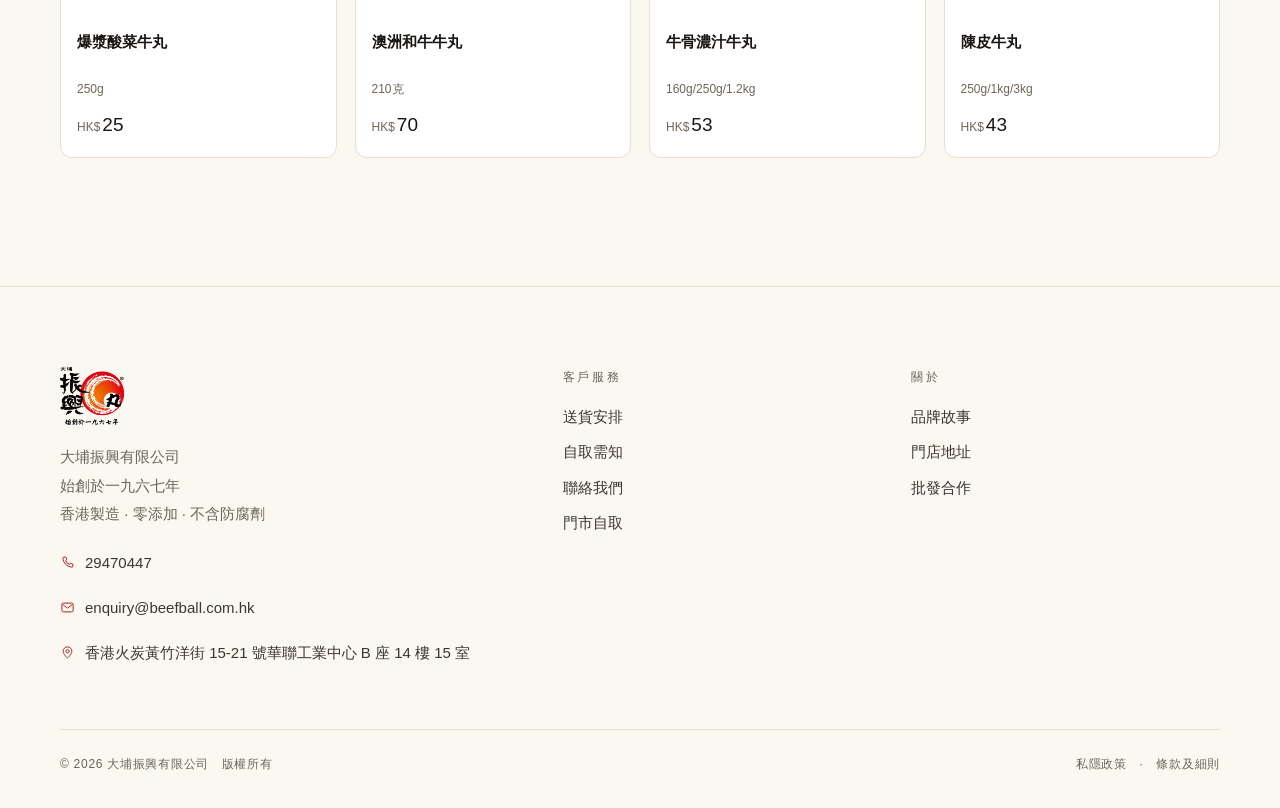
<file: product.html>
<!DOCTYPE html>
<html lang="zh-Hant-HK">
<head>
<meta charset="utf-8">
<meta name="viewport" content="width=device-width,initial-scale=1">
<title>商品詳情 · 大埔振興丸</title>
<link rel="stylesheet" href="assets/site.css">
</head>
<body>

<div class="topbar">
  <div class="wrap"><span>香港製造 · 零添加 · 始創一九六七</span><span class="lang"><b>繁</b><span>简</span><span>EN</span></span></div>
</div>

<header>
  <div class="wrap">
    <a href="index.html" class="logo"><img src="assets/logo_official.png" alt="大埔振興丸"></a>
    <nav><a href="index.html">首頁</a><a href="products.html" class="on">全部產品</a><a href="recipes.html">在家食譜</a><a href="activities.html">現行活動</a><a class="nav-hot" href="https://www.openrice.com/en/hongkong/r-tai-po-chun-hing-noodle-tin-hau-hong-kong-style-noodles-rice-noodles-r1132624/" target="_blank" rel="noopener">！振興天后面店！</a></nav>
    <div class="act">
      <label class="search">
        <svg width="15" height="15" viewBox="0 0 24 24" fill="none" stroke="currentColor" stroke-width="1.8"><circle cx="11" cy="11" r="7"/><path d="M20 20l-4.2-4.2"/></svg>
        <input placeholder="搜尋產品">
      </label>
      <a href="register.html" class="btn-member">
        <svg viewBox="0 0 24 24" fill="none" stroke="currentColor" stroke-width="1.7"><circle cx="12" cy="8" r="3.6"/><path d="M4.5 20c1.3-4 4-6 7.5-6s6.2 2 7.5 6"/></svg>
        會員登入
      </a>
      <a href="#" class="cart"><svg viewBox="0 0 24 24" fill="none" stroke="currentColor" stroke-width="1.6"><path d="M3 5h2.2l2.3 11h10.2l2-8H6.2"/><circle cx="9.5" cy="19.5" r="1.4"/><circle cx="17.5" cy="19.5" r="1.4"/></svg><span class="n">0</span></a>
      <button class="mbtn" id="mBtn" aria-label="選單" aria-expanded="false"><span></span><span></span><span></span></button>
    </div>
  </div>
</header>

<div class="mnav" id="mNav">
  <a href="index.html">首頁</a>
  <a href="products.html">全部產品</a>
  <a href="recipes.html">在家食譜</a>
  <a href="activities.html">現行活動</a><a class="mnav-hot" href="https://www.openrice.com/en/hongkong/r-tai-po-chun-hing-noodle-tin-hau-hong-kong-style-noodles-rice-noodles-r1132624/" target="_blank" rel="noopener">！振興天后面店！</a>
  <a href="delivery.html">送貨與自取</a>
  <a href="about.html">品牌故事</a>
  <a href="wholesale.html">批發查詢</a>
  <div class="mcta"><a href="products.html">選購產品</a><a href="index.html#member">會員登入</a></div>
  <div class="mfoot">香港製造 · 零添加 · 始創一九六七</div>
</div>

<section class="blk" style="padding:0 0 8px">
  <div class="wrap">

    <div class="crumb">
      <a href="index.html">首頁</a><i>/</i>
      <a href="products.html">全部產品</a><i>/</i>
      <a id="cCat" href="products.html">牛肉丸</a><i>/</i>
      <b id="cName">商品</b>
    </div>

    <div class="pdgrid">

      <figure class="pdimg"><img id="pImg" src="assets/prod/p014.jpg" alt=""></figure>

      <div class="pdcore">
        <div class="pdflags">
          <span class="pill" id="pCat">牛肉丸</span>
          <span class="pill pill-red" id="pTag" hidden>特價</span>
        </div>

        <h1 class="pdname" id="pName">商品名稱</h1>

        <div class="pdprice"><small>HK$</small><b id="pPrice">0</b></div>
        <p class="pdearn">每消費 $1 儲 1 分 · 此商品可獲 <b id="pPoint">0</b> 分</p>

        <dl class="pdmeta">
          <div><dt>規格</dt><dd id="pW">—</dd></div>
          <div><dt>類別</dt><dd id="pC2">—</dd></div>
          <div><dt>產地</dt><dd>香港製造</dd></div>
        </dl>

        <div class="pdbuy">
          <div class="qty">
            <button type="button" id="qMinus" aria-label="減少">−</button>
            <input id="qNum" value="1" inputmode="numeric" aria-label="數量">
            <button type="button" id="qPlus" aria-label="增加">＋</button>
          </div>
          <button type="button" class="btn btn-solid pdadd" id="pAdd">加入購物車</button>
        </div>
        <p class="pdsum">合計 <b id="pSum">HK$0</b> · 滿 HK$280 免運費，未滿收 $180（<a href="delivery.html" style="border-bottom:1px solid #CFC5B4">送貨詳情</a>）</p>

        <div class="pdalt">
          <a class="btn btn-ghost" href="tel:29470447">電話落單　2947 0447</a>
          <a class="btn btn-ghost" href="about.html#stores">門市自取</a>
        </div>

        <div class="pdshop">
          <div class="shopcard">
            <div class="sc-ico"><svg viewBox="0 0 24 24"><path d="M4 9l1.6-4.5h12.8L20 9"/><path d="M4 9h16v10.5H4z"/><path d="M4 9a2.7 2.7 0 005.3 0 2.7 2.7 0 005.4 0A2.7 2.7 0 0020 9"/></svg></div>
            <div class="sc-txt">
              <strong>大埔振興肉丸　<span style="font-weight:400;color:var(--muted);font-size:var(--fs-xs)">自營</span></strong>
              <span>香港火炭黃竹洋街 15-21 號華聯工業中心 B 座 14 樓 13-17 室 · 電話 2947 0447</span>
            </div>
            <a class="btn btn-ghost" href="products.html">進店逛逛</a>
          </div>
        </div>
      </div>

    </div>
  </div>
</section>

<section class="blk" style="padding:0 0 58px">
  <div class="wrap">
    <div class="tabcatch">
      <button type="button" class="on" data-tab="intro">產品介紹</button>
      <button type="button" data-tab="rev">商品評論<em>0</em></button>
      <button type="button" data-tab="qa">商品咨詢<em>0</em></button>
    </div>

    <div class="tabpane on" id="tab-intro">
      <p class="pdesc" id="pDesc"></p>
      <p class="pdempty" style="margin-top:18px">實際到期日以包裝標示為準。</p>
    </div>
    <div class="tabpane" id="tab-rev">
      <p class="pdempty">暫無商品評論。</p>
    </div>
    <div class="tabpane" id="tab-qa">
      <p class="pdempty">暫無商品咨詢。有疑問可致電 <a href="tel:29470447" style="border-bottom:1px solid #CFC5B4">2947 0447</a>，星期一至六 09:00–18:00。</p>
    </div>
  </div>
</section>

<section class="blk pdrel" style="padding:0 0 76px">
  <div class="wrap">
    <div class="gh"><h2>同類推薦</h2><span id="relSub"></span></div>
    <div class="pgrid" id="pRel"></div>
  </div>
</section>

<footer>
  <div class="wrap">
    <div class="fgrid">
      <div class="brand">
        <img src="assets/logo_official.png" alt="大埔振興丸">
        <p>大埔振興有限公司<br>始創於一九六七年<br>香港製造 · 零添加 · 不含防腐劑</p>
        <div class="contact">
          <a href="tel:29470447"><svg viewBox="0 0 24 24"><path d="M6.5 3.5h3l1.5 4-2 1.5a11 11 0 006 6l1.5-2 4 1.5v3a2 2 0 01-2.2 2A17.5 17.5 0 014.5 5.7 2 2 0 016.5 3.5z"/></svg><span>29470447</span></a>
          <a href="mailto:enquiry@beefball.com.hk"><svg viewBox="0 0 24 24"><rect x="3" y="5" width="18" height="14" rx="2.5"/><path d="M4 7l8 6 8-6"/></svg><span>enquiry@beefball.com.hk</span></a>
          <span><svg viewBox="0 0 24 24"><path d="M12 21s7-6.2 7-11a7 7 0 10-14 0c0 4.8 7 11 7 11z"/><circle cx="12" cy="10" r="2.6"/></svg><span>香港火炭黃竹洋街 15-21 號華聯工業中心 B 座 14 樓 15 室</span></span>
        </div>
      </div>
      <div><h4>客戶服務</h4><a href="delivery.html">送貨安排</a><a href="delivery.html">自取需知</a><a href="tel:29470447">聯絡我們</a><a href="about.html#stores">門市自取</a></div>
      <div><h4>關於</h4><a href="about.html">品牌故事</a><a href="about.html#stores">門店地址</a><a href="wholesale.html">批發合作</a></div>
    </div>
    <div class="fbot"><span>© 2026 大埔振興有限公司　版權所有</span><span>私隱政策　·　條款及細則</span></div>
  </div>
</footer>

<div class="toast" id="toast"></div>

<script src="assets/products.js"></script>
<script>
(function(){
  var P = window.TP_PRODUCTS || [];
  if(!P.length) return;

  /* 官方詳情頁原文（僅此款有文案來源），其餘用品牌通稿，不虛構產品賣點 */
  var DESC = {
    p014: '100%澳洲牛肉打造，撈入肥牛粒及牛筋，十分彈牙，加入香濃牛骨湯及香滑油花，多汁好味。'
  };
  var BRAND = '大埔振興自 1967 年在大埔街市起家，每日新鮮打漿、用原塊肉製作，零添加、不含防腐劑。產品全程冷藏配送，可門市自取或送貨上門。';

  var $ = function(s){ return document.querySelector(s); };
  var money = function(n){ return 'HK$' + (Math.round(n*100)/100); };

  var m = /[?&]id=(p\d+)/.exec(location.search);
  var want = m ? m[1] : '';
  var cur = null;
  for(var i=0;i<P.length;i++){ if(P[i].id===want){ cur = P[i]; break; } }
  if(!cur) cur = P[0];

  document.title = cur.name + ' · 大埔振興丸';
  $('#cCat').textContent = cur.c;
  $('#cCat').href = 'products.html#' + cur.g;
  $('#cName').textContent = cur.name;
  $('#pImg').src = 'assets/prod/' + cur.id + '.jpg';
  $('#pImg').alt = cur.name;
  $('#pCat').textContent = cur.c;
  $('#pName').textContent = cur.name;
  $('#pPrice').textContent = cur.p;
  $('#pPoint').textContent = cur.p;
  $('#pW').textContent = cur.w || '—';
  $('#pC2').textContent = cur.c;
  if(cur.t){ $('#pTag').textContent = cur.t; $('#pTag').hidden = false; }

  $('#pDesc').textContent = DESC[cur.id] || BRAND;

  /* 數量與合計 */
  var q = $('#qNum');
  function clampQty(){
    var v = parseInt(q.value, 10);
    if(isNaN(v) || v < 1) v = 1;
    if(v > 99) v = 99;
    q.value = v;
    $('#pSum').textContent = money(Number(cur.p) * v);
    return v;
  }
  q.addEventListener('change', clampQty);
  q.addEventListener('blur', clampQty);
  $('#qMinus').addEventListener('click', function(){ q.value = Math.max(1, (parseInt(q.value,10)||1) - 1); clampQty(); });
  $('#qPlus').addEventListener('click', function(){ q.value = Math.min(99, (parseInt(q.value,10)||1) + 1); clampQty(); });
  clampQty();

  /* 購物車（本地暫存；正式下單走電話／門市） */
  function readCart(){
    try { return JSON.parse(localStorage.getItem('tp_cart') || '{}') || {}; }
    catch(e){ return {}; }
  }
  function writeCart(c){
    try { localStorage.setItem('tp_cart', JSON.stringify(c)); } catch(e){}
  }
  function badge(){
    var c = readCart(), n = 0;
    for(var k in c){ if(c.hasOwnProperty(k)) n += c[k]; }
    var el = $('.cart .n');
    if(el) el.textContent = n;
    return n;
  }
  badge();

  var tmr;
  function toast(msg){
    var t = $('#toast');
    t.textContent = msg;
    t.classList.add('on');
    clearTimeout(tmr);
    tmr = setTimeout(function(){ t.classList.remove('on'); }, 2600);
  }

  $('#pAdd').addEventListener('click', function(){
    var n = clampQty(), c = readCart();
    c[cur.id] = (c[cur.id] || 0) + n;
    writeCart(c);
    var total = badge();
    toast('已加入購物車 · ' + cur.name + ' ×' + n + '（共 ' + total + ' 件）');
  });

  $('.cart').addEventListener('click', function(e){
    e.preventDefault();
    var c = readCart(), n = 0, sum = 0, names = [];
    for(var k in c){
      if(!c.hasOwnProperty(k)) continue;
      n += c[k];
      for(var i=0;i<P.length;i++){
        if(P[i].id === k){
          sum += Number(P[i].p) * c[k];
          names.push(P[i].name + ' ×' + c[k]);
          break;
        }
      }
    }
    if(!n){ toast('購物車暫時是空的。'); return; }
    toast('購物車 ' + n + ' 件 · ' + money(sum) + '　請致電 2947 0447 落單');
  });

  /* 分頁 */
  var tabs = [].slice.call(document.querySelectorAll('.tabcatch button'));
  tabs.forEach(function(b){
    b.addEventListener('click', function(){
      tabs.forEach(function(x){ x.classList.remove('on'); });
      b.classList.add('on');
      [].slice.call(document.querySelectorAll('.tabpane')).forEach(function(p){
        p.classList.toggle('on', p.id === 'tab-' + b.getAttribute('data-tab'));
      });
    });
  });

  /* 同類推薦：同品類優先，不足四款用其他品類補 */
  var pool = P.filter(function(x){ return x.c === cur.c && x.id !== cur.id; });
  if(pool.length < 4){
    var rest = P.filter(function(x){ return x.c !== cur.c && x.id !== cur.id; });
    pool = pool.concat(rest).slice(0, 4);
  } else {
    pool = pool.slice(0, 4);
  }
  $('#relSub').textContent = cur.c + ' · ' + pool.length + ' 款';
  $('#pRel').innerHTML = pool.map(function(x){
    return '<a class="pcard" href="product.html?id=' + x.id + '">' +
      '<div class="ph">' + (x.t ? '<span class="tag">' + x.t + '</span>' : '') +
      '<img src="assets/prod/' + x.id + '.jpg" alt="' + x.name + '" loading="lazy"></div>' +
      '<div class="bb"><h3>' + x.name + '</h3><div class="sp">' + (x.w || '&nbsp;') + '</div>' +
      '<div class="pr"><small>HK$</small>' + x.p + '</div></div></a>';
  }).join('');
})();
</script>

<script>
(function(){
  var b=document.getElementById('mBtn'), m=document.getElementById('mNav');
  if(!b||!m) return;
  function close(){ b.classList.remove('on'); m.classList.remove('on'); b.setAttribute('aria-expanded','false'); document.body.style.overflow=''; }
  b.addEventListener('click', function(){
    var on = m.classList.toggle('on');
    b.classList.toggle('on', on);
    b.setAttribute('aria-expanded', on?'true':'false');
    document.body.style.overflow = on?'hidden':'';
  });
  m.querySelectorAll('a').forEach(function(a){ a.addEventListener('click', close); });
  window.addEventListener('resize', function(){ if(window.innerWidth>1080) close(); });
})();
</script>
</body>
</html>
</file>
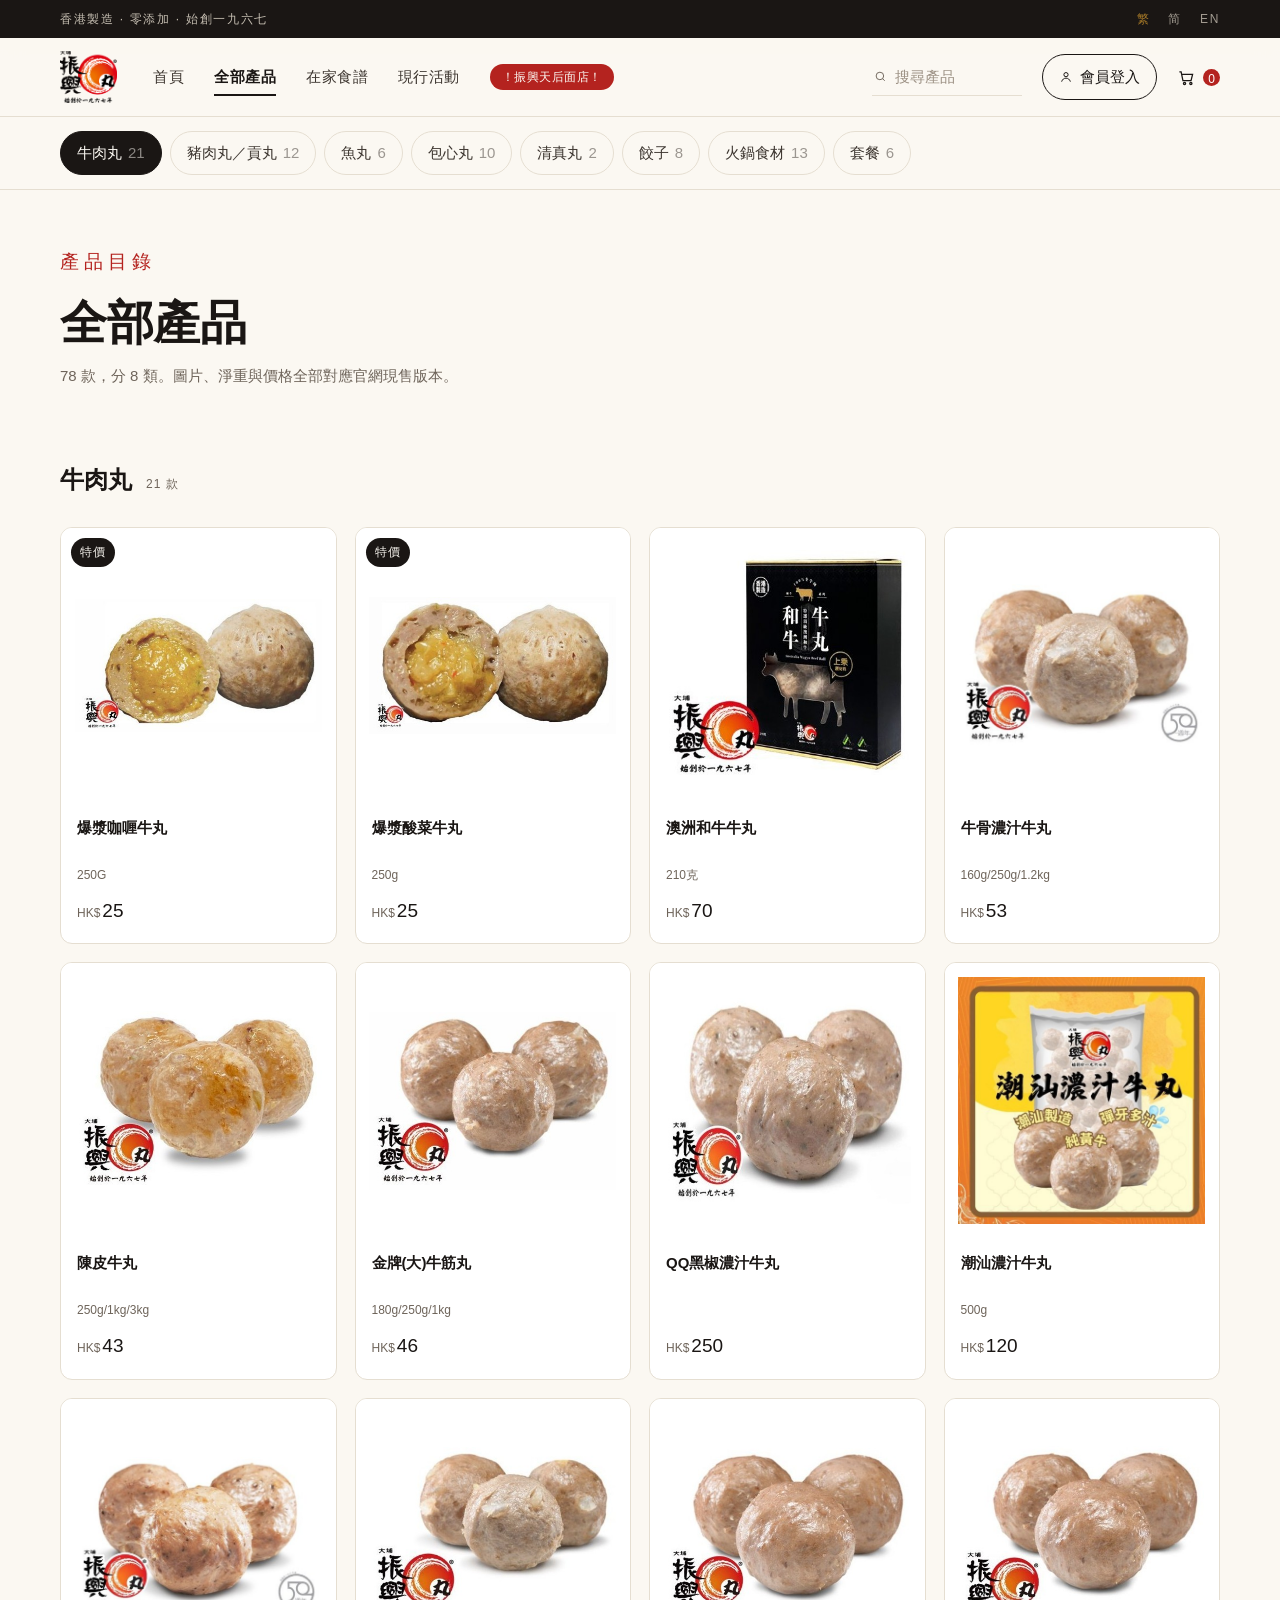
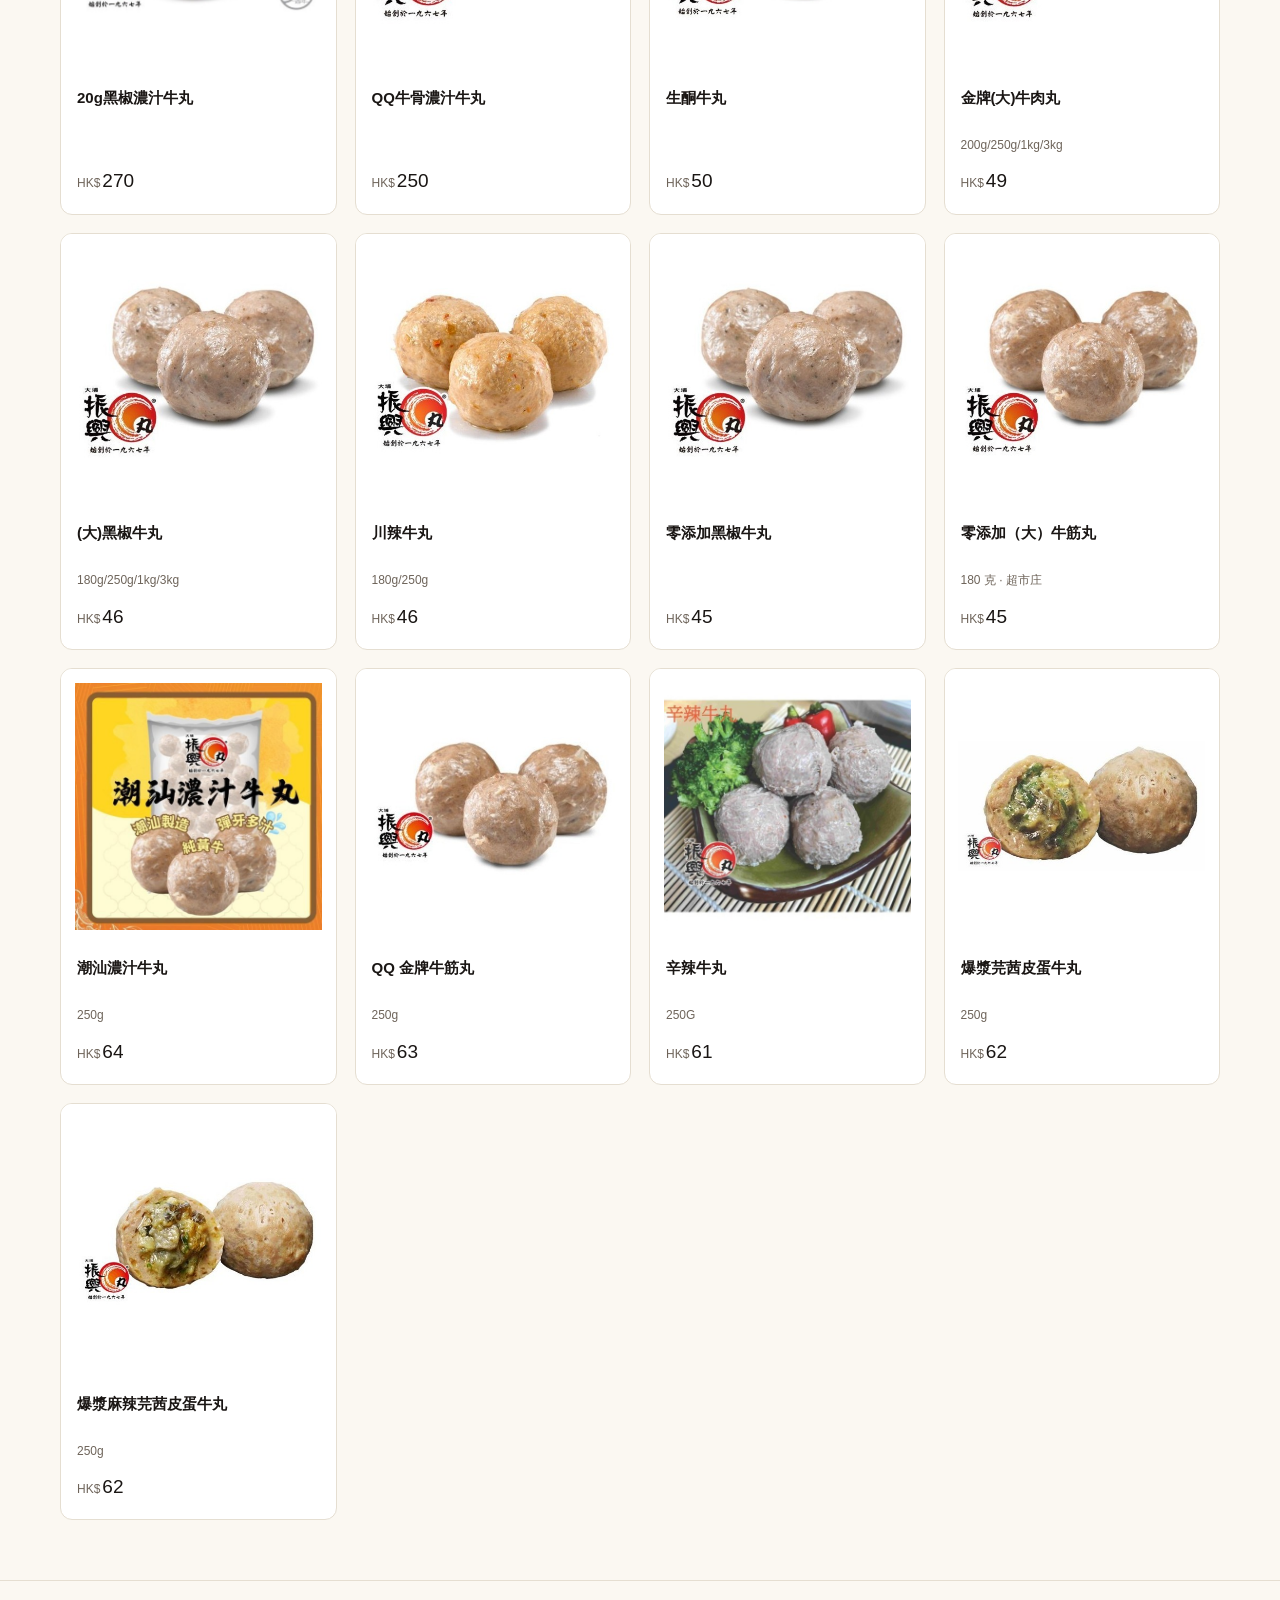
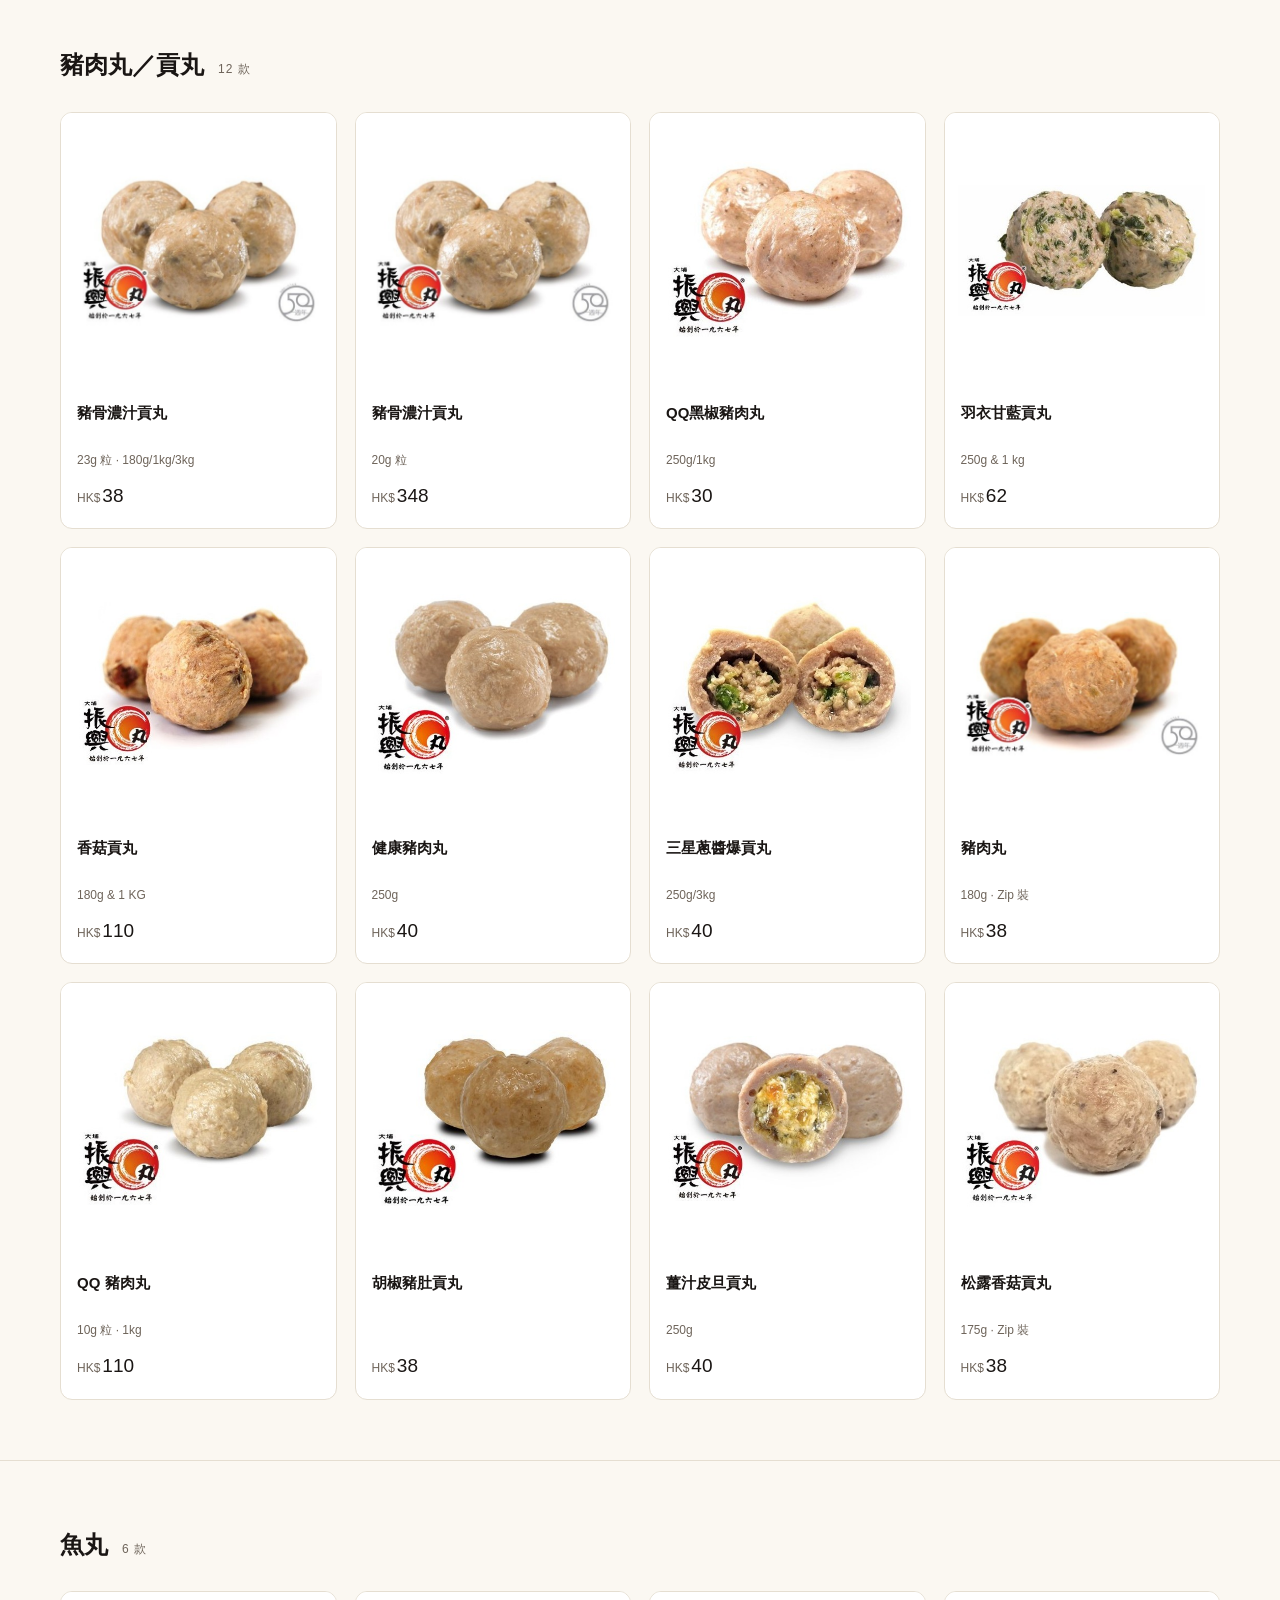
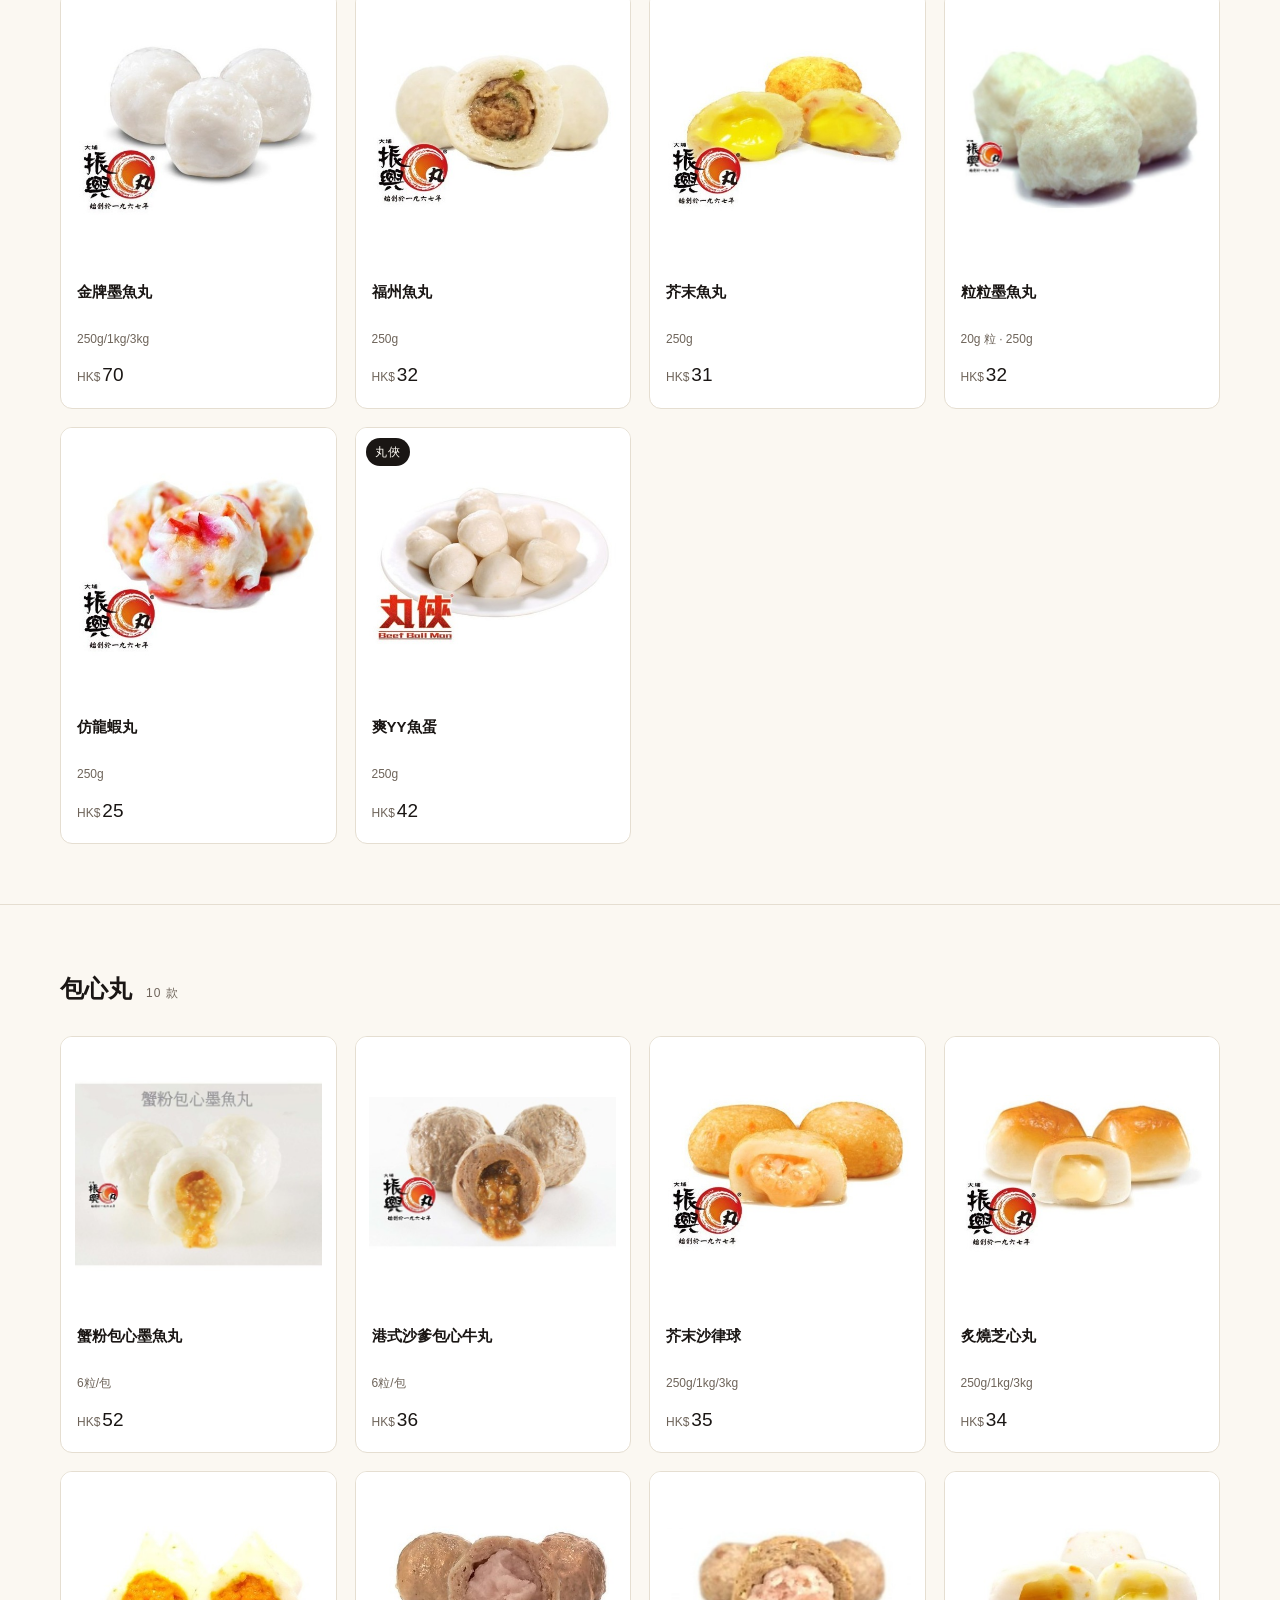
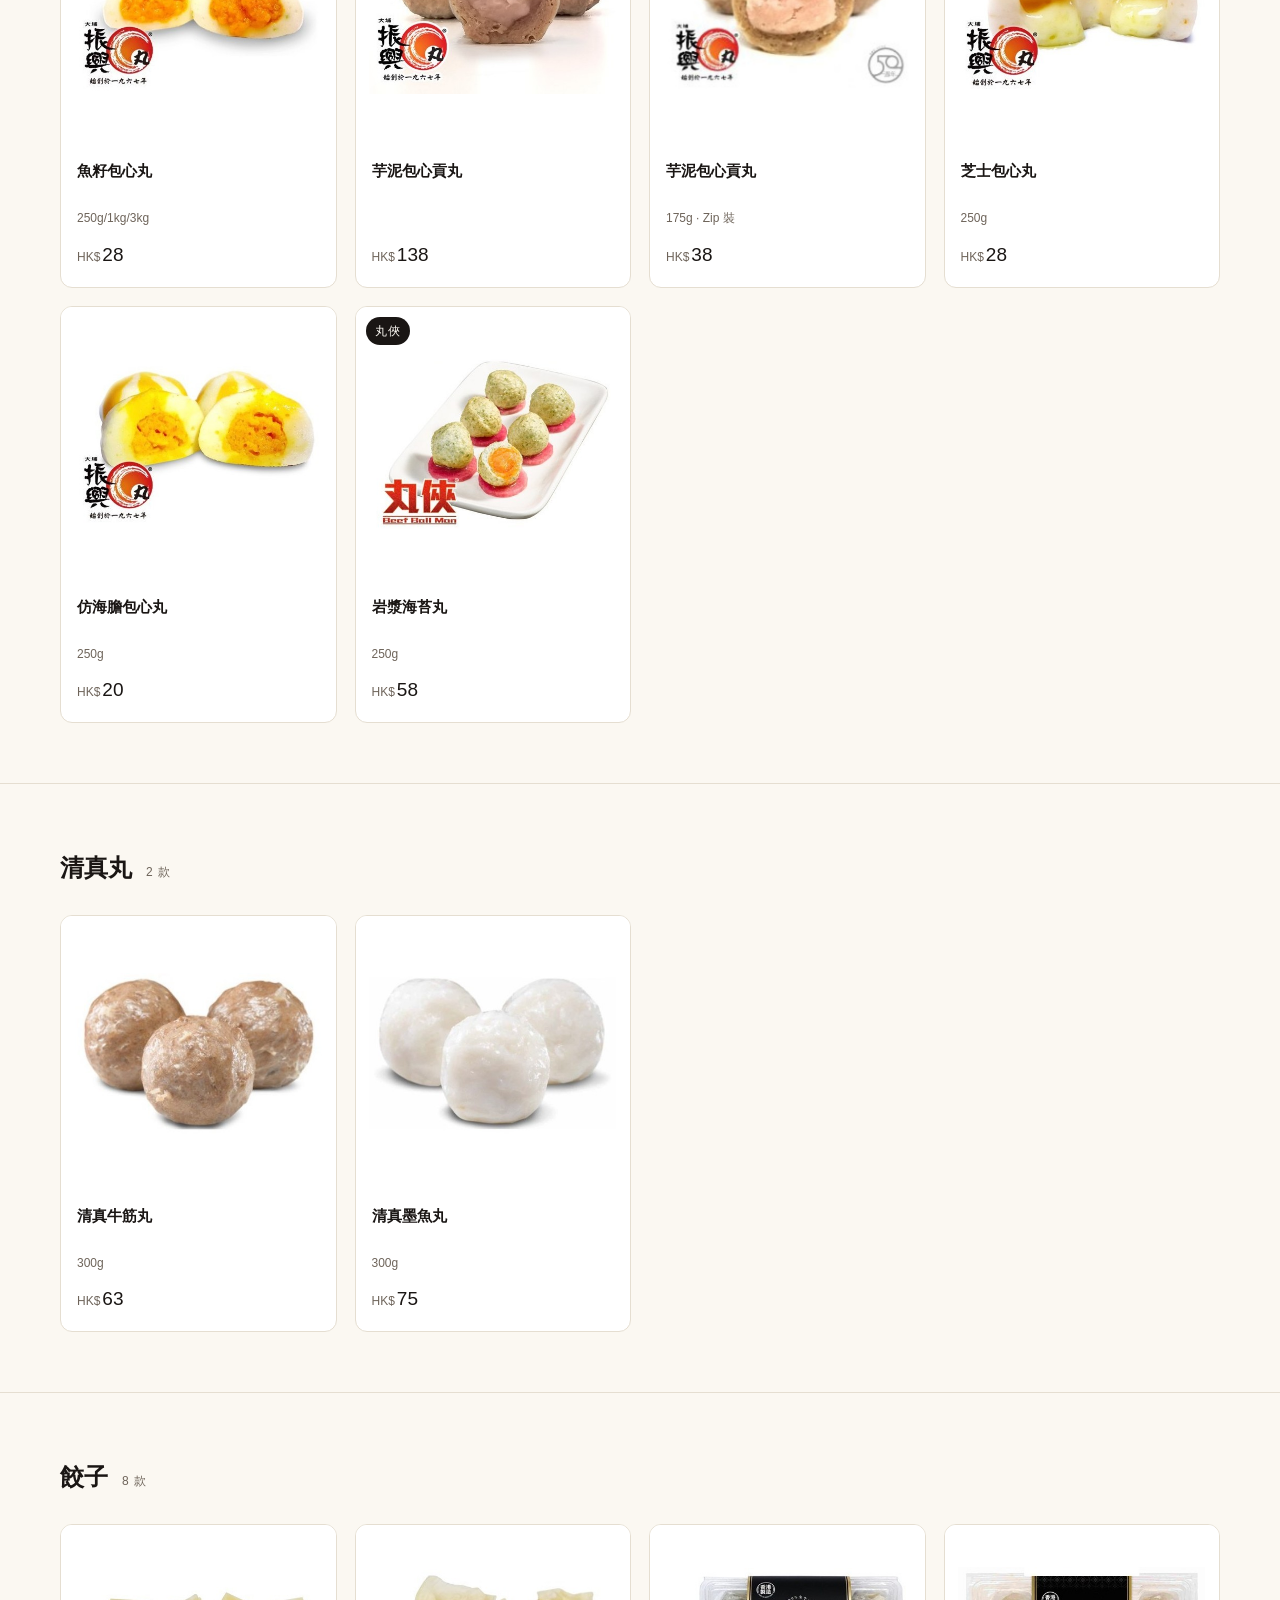
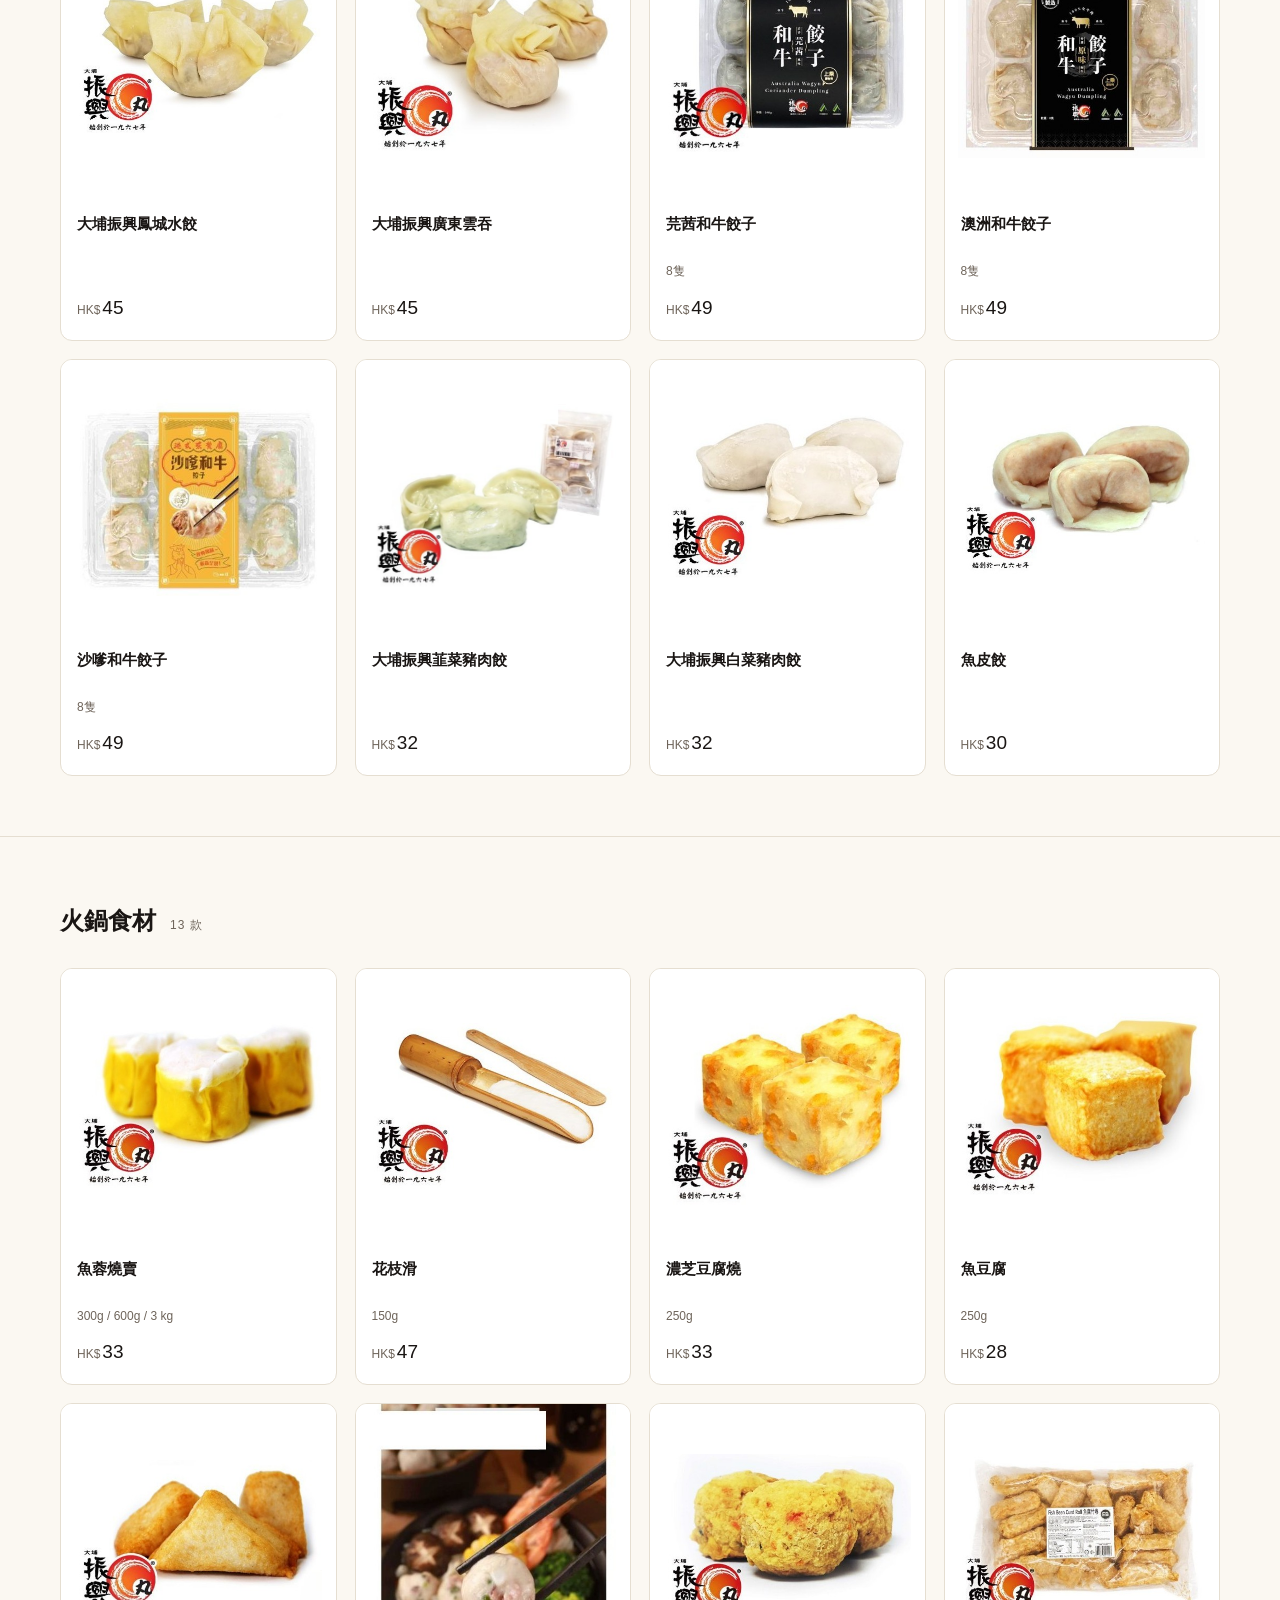
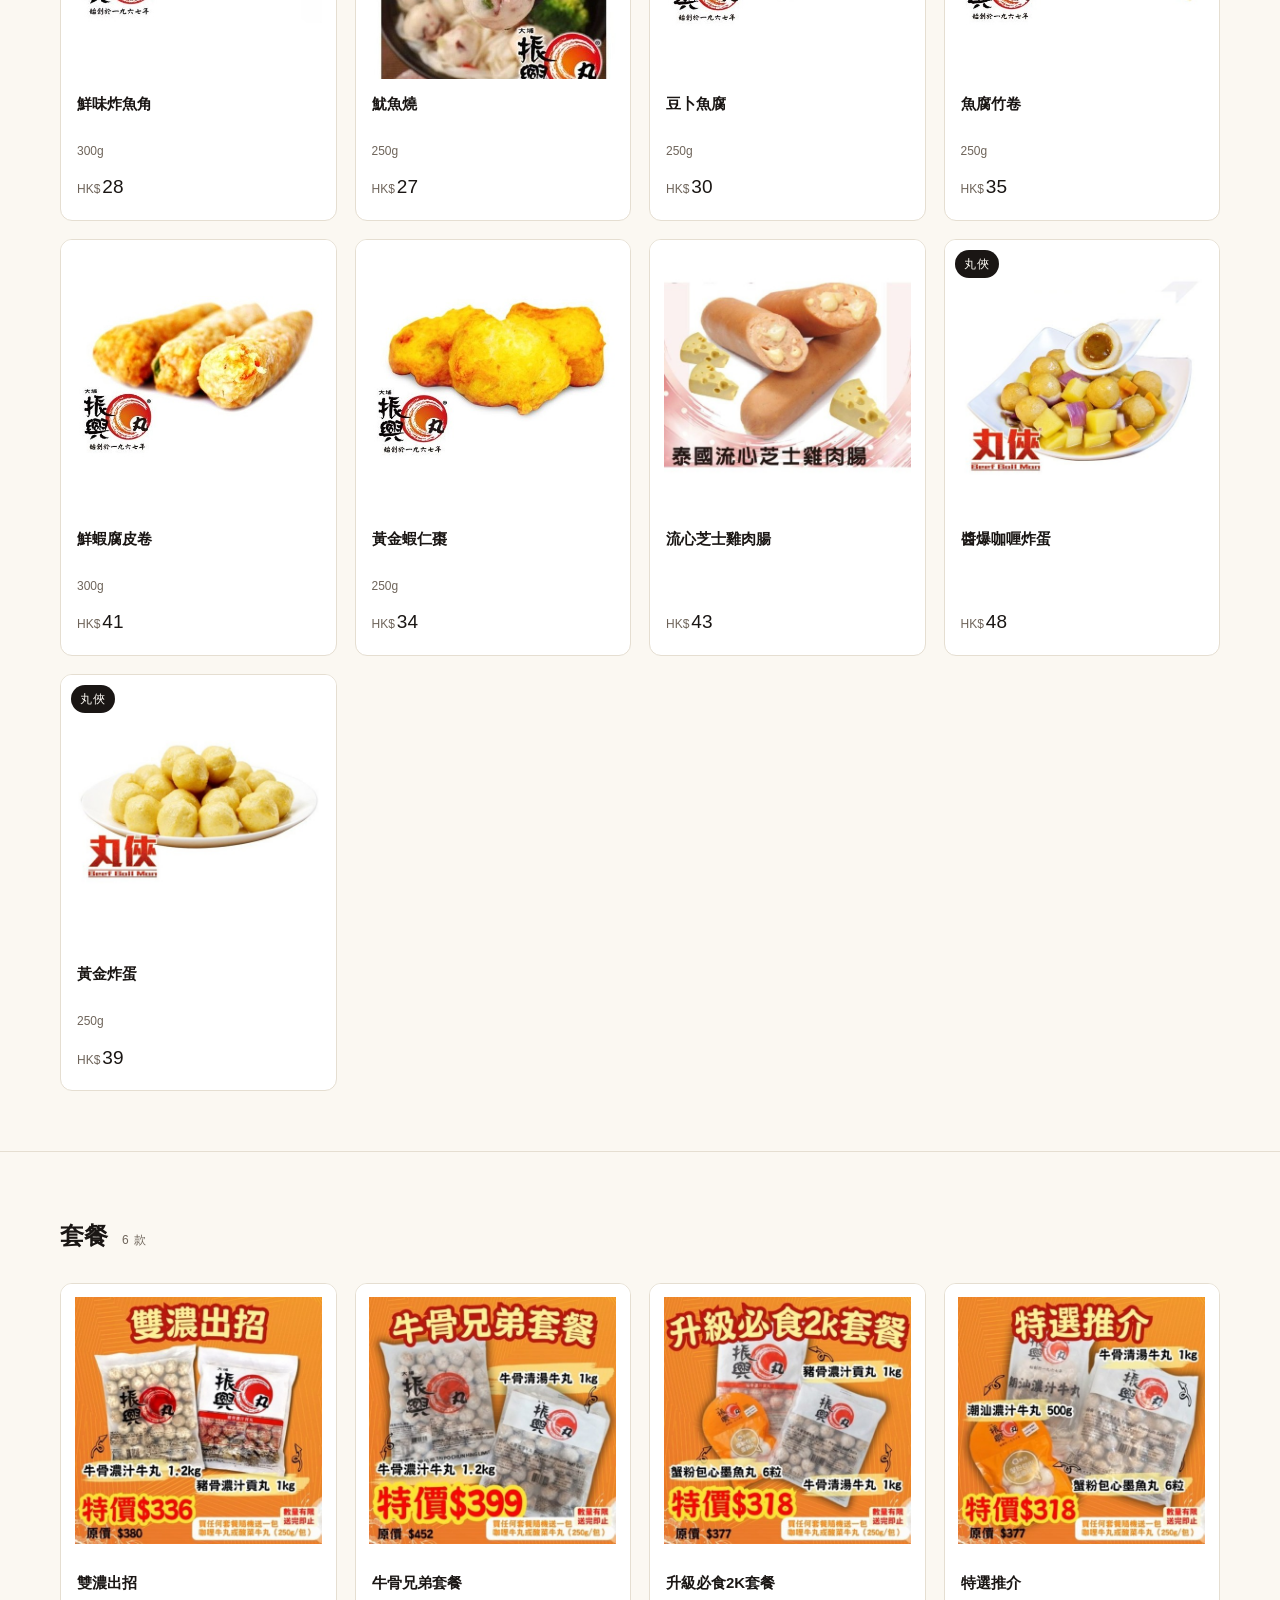
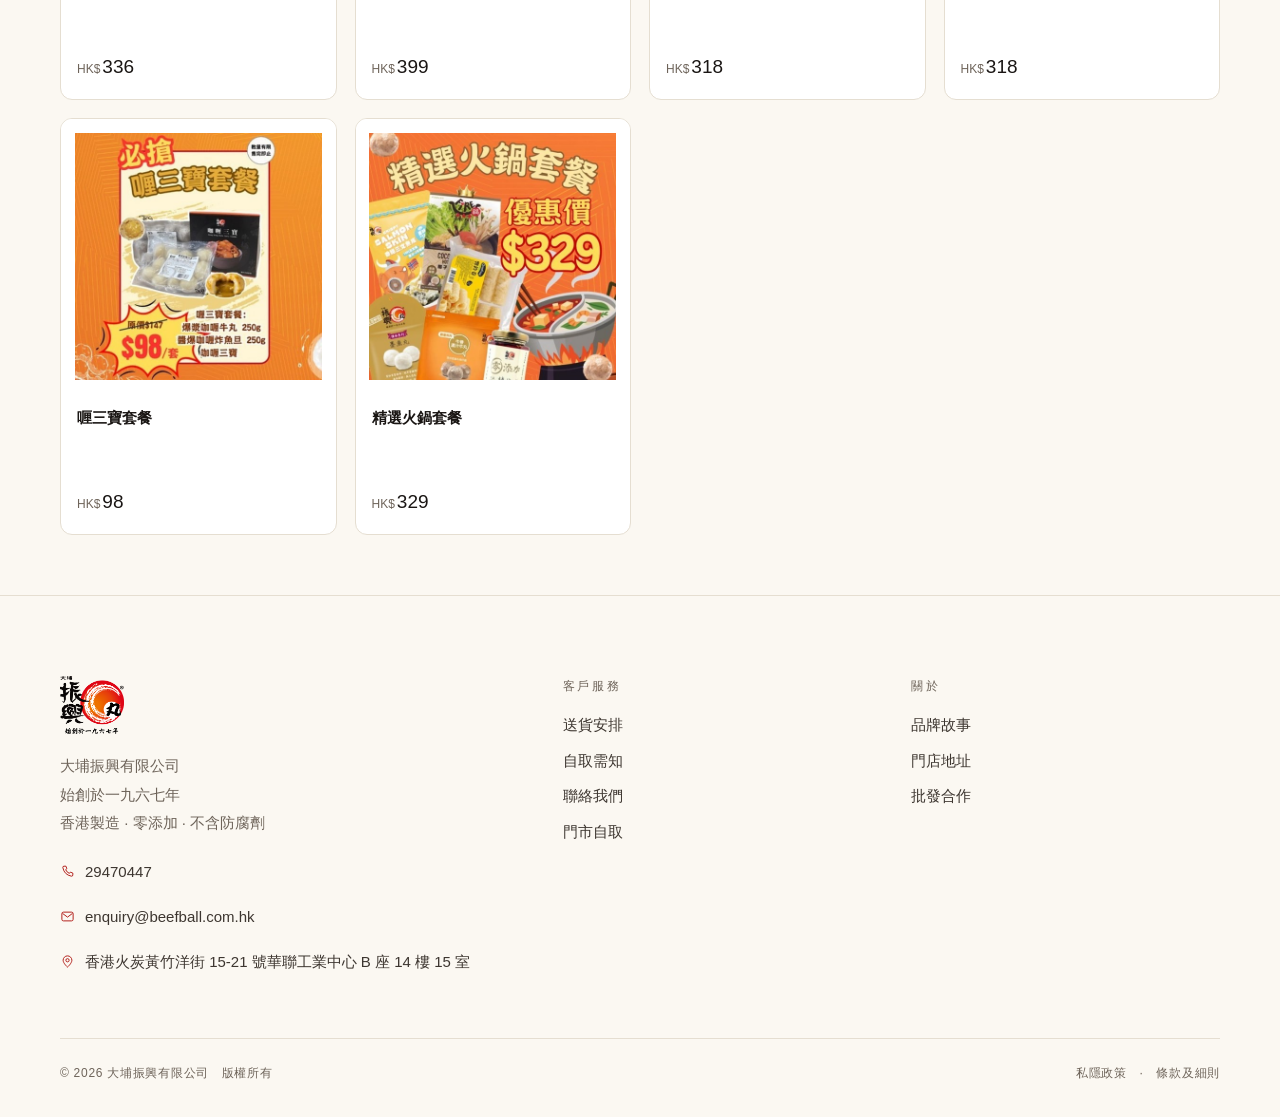
<file: products.html>
<!DOCTYPE html>
<html lang="zh-Hant-HK">
<head>
<meta charset="utf-8">
<meta name="viewport" content="width=device-width,initial-scale=1">
<title>全部產品 · 大埔振興丸</title>
<link rel="stylesheet" href="assets/site.css">
</head>
<body>

<div class="topbar">
  <div class="wrap"><span>香港製造 · 零添加 · 始創一九六七</span><span class="lang"><b>繁</b><span>简</span><span>EN</span></span></div>
</div>

<header>
  <div class="wrap">
    <a href="index.html" class="logo"><img src="assets/logo_official.png" alt="大埔振興丸"></a>
    <nav><a href="index.html">首頁</a><a href="products.html" class="on">全部產品</a><a href="recipes.html">在家食譜</a><a href="activities.html">現行活動</a><a class="nav-hot" href="https://www.openrice.com/en/hongkong/r-tai-po-chun-hing-noodle-tin-hau-hong-kong-style-noodles-rice-noodles-r1132624/" target="_blank" rel="noopener">！振興天后面店！</a></nav>
    <div class="act">
      <label class="search">
        <svg width="15" height="15" viewBox="0 0 24 24" fill="none" stroke="currentColor" stroke-width="1.8"><circle cx="11" cy="11" r="7"/><path d="M20 20l-4.2-4.2"/></svg>
        <input placeholder="搜尋產品">
      </label>
      <a href="register.html" class="btn-member">
        <svg viewBox="0 0 24 24" fill="none" stroke="currentColor" stroke-width="1.7"><circle cx="12" cy="8" r="3.6"/><path d="M4.5 20c1.3-4 4-6 7.5-6s6.2 2 7.5 6"/></svg>
        會員登入
      </a>
      <a href="#" class="cart"><svg viewBox="0 0 24 24" fill="none" stroke="currentColor" stroke-width="1.6"><path d="M3 5h2.2l2.3 11h10.2l2-8H6.2"/><circle cx="9.5" cy="19.5" r="1.4"/><circle cx="17.5" cy="19.5" r="1.4"/></svg><span class="n">0</span></a>
      <button class="mbtn" id="mBtn" aria-label="選單" aria-expanded="false"><span></span><span></span><span></span></button>
    </div>
  </div>
</header>

<div class="mnav" id="mNav">
  <a href="index.html">首頁</a>
  <a href="products.html">全部產品</a>
  <a href="recipes.html">在家食譜</a>
  <a href="activities.html">現行活動</a><a class="mnav-hot" href="https://www.openrice.com/en/hongkong/r-tai-po-chun-hing-noodle-tin-hau-hong-kong-style-noodles-rice-noodles-r1132624/" target="_blank" rel="noopener">！振興天后面店！</a>
  <a href="delivery.html">送貨與自取</a>
  <a href="about.html">品牌故事</a>
  <a href="wholesale.html">批發查詢</a>
  <div class="mcta"><a href="products.html">選購產品</a><a href="index.html#member">會員登入</a></div>
  <div class="mfoot">香港製造 · 零添加 · 始創一九六七</div>
</div>


<div class="catbar"><div class="wrap"><a href="#g0">牛肉丸<span style="opacity:.5;margin-left:6px">21</span></a><a href="#g1">豬肉丸／貢丸<span style="opacity:.5;margin-left:6px">12</span></a><a href="#g2">魚丸<span style="opacity:.5;margin-left:6px">6</span></a><a href="#g3">包心丸<span style="opacity:.5;margin-left:6px">10</span></a><a href="#g4">清真丸<span style="opacity:.5;margin-left:6px">2</span></a><a href="#g5">餃子<span style="opacity:.5;margin-left:6px">8</span></a><a href="#g6">火鍋食材<span style="opacity:.5;margin-left:6px">13</span></a><a href="#g7">套餐<span style="opacity:.5;margin-left:6px">6</span></a></div></div>

<section class="blk" style="padding:56px 0 8px">
  <div class="wrap">
    <div class="head" style="margin-bottom:0">
      <div>
        <div class="t">產品目錄</div>
        <h1 style="font-size:var(--fs-3xl);font-weight:600;line-height:1.3">全部產品</h1>
        <p>78 款，分 8 類。圖片、淨重與價格全部對應官網現售版本。</p>
      </div>
    </div>
  </div>
</section>

  <section class="pgroup" id="g0">
    <div class="wrap">
      <div class="gh"><h2>牛肉丸</h2><span>21 款</span></div>
      <div class="pgrid">
      <a class="pcard" href="product.html?id=p008">
              <div class="ph"><span class="tag">特價</span><img src="assets/prod/p008.jpg" alt="爆漿咖喱牛丸" loading="lazy"></div>
              <div class="bb"><h3>爆漿咖喱牛丸</h3><div class="sp">250G</div><div class="pr"><small>HK$</small>25</div></div>
            </a>
      <a class="pcard" href="product.html?id=p011">
              <div class="ph"><span class="tag">特價</span><img src="assets/prod/p011.jpg" alt="爆漿酸菜牛丸" loading="lazy"></div>
              <div class="bb"><h3>爆漿酸菜牛丸</h3><div class="sp">250g</div><div class="pr"><small>HK$</small>25</div></div>
            </a>
      <a class="pcard" href="product.html?id=p012">
              <div class="ph"><img src="assets/prod/p012.jpg" alt="澳洲和牛牛丸" loading="lazy"></div>
              <div class="bb"><h3>澳洲和牛牛丸</h3><div class="sp">210克</div><div class="pr"><small>HK$</small>70</div></div>
            </a>
      <a class="pcard" href="product.html?id=p014">
              <div class="ph"><img src="assets/prod/p014.jpg" alt="牛骨濃汁牛丸" loading="lazy"></div>
              <div class="bb"><h3>牛骨濃汁牛丸</h3><div class="sp">160g/250g/1.2kg</div><div class="pr"><small>HK$</small>53</div></div>
            </a>
      <a class="pcard" href="product.html?id=p019">
              <div class="ph"><img src="assets/prod/p019.jpg" alt="陳皮牛丸" loading="lazy"></div>
              <div class="bb"><h3>陳皮牛丸</h3><div class="sp">250g/1kg/3kg</div><div class="pr"><small>HK$</small>43</div></div>
            </a>
      <a class="pcard" href="product.html?id=p023">
              <div class="ph"><img src="assets/prod/p023.jpg" alt="金牌(大)牛筋丸" loading="lazy"></div>
              <div class="bb"><h3>金牌(大)牛筋丸</h3><div class="sp">180g/250g/1kg</div><div class="pr"><small>HK$</small>46</div></div>
            </a>
      <a class="pcard" href="product.html?id=p024">
              <div class="ph"><img src="assets/prod/p024.jpg" alt="QQ黑椒濃汁牛丸" loading="lazy"></div>
              <div class="bb"><h3>QQ黑椒濃汁牛丸</h3><div class="sp">&nbsp;</div><div class="pr"><small>HK$</small>250</div></div>
            </a>
      <a class="pcard" href="product.html?id=p025">
              <div class="ph"><img src="assets/prod/p025.jpg" alt="潮汕濃汁牛丸" loading="lazy"></div>
              <div class="bb"><h3>潮汕濃汁牛丸</h3><div class="sp">500g</div><div class="pr"><small>HK$</small>120</div></div>
            </a>
      <a class="pcard" href="product.html?id=p027">
              <div class="ph"><img src="assets/prod/p027.jpg" alt="20g黑椒濃汁牛丸" loading="lazy"></div>
              <div class="bb"><h3>20g黑椒濃汁牛丸</h3><div class="sp">&nbsp;</div><div class="pr"><small>HK$</small>270</div></div>
            </a>
      <a class="pcard" href="product.html?id=p029">
              <div class="ph"><img src="assets/prod/p029.jpg" alt="QQ牛骨濃汁牛丸" loading="lazy"></div>
              <div class="bb"><h3>QQ牛骨濃汁牛丸</h3><div class="sp">&nbsp;</div><div class="pr"><small>HK$</small>250</div></div>
            </a>
      <a class="pcard" href="product.html?id=p030">
              <div class="ph"><img src="assets/prod/p030.jpg" alt="生酮牛丸" loading="lazy"></div>
              <div class="bb"><h3>生酮牛丸</h3><div class="sp">&nbsp;</div><div class="pr"><small>HK$</small>50</div></div>
            </a>
      <a class="pcard" href="product.html?id=p033">
              <div class="ph"><img src="assets/prod/p033.jpg" alt="金牌(大)牛肉丸" loading="lazy"></div>
              <div class="bb"><h3>金牌(大)牛肉丸</h3><div class="sp">200g/250g/1kg/3kg</div><div class="pr"><small>HK$</small>49</div></div>
            </a>
      <a class="pcard" href="product.html?id=p034">
              <div class="ph"><img src="assets/prod/p034.jpg" alt="(大)黑椒牛丸" loading="lazy"></div>
              <div class="bb"><h3>(大)黑椒牛丸</h3><div class="sp">180g/250g/1kg/3kg</div><div class="pr"><small>HK$</small>46</div></div>
            </a>
      <a class="pcard" href="product.html?id=p035">
              <div class="ph"><img src="assets/prod/p035.jpg" alt="川辣牛丸" loading="lazy"></div>
              <div class="bb"><h3>川辣牛丸</h3><div class="sp">180g/250g</div><div class="pr"><small>HK$</small>46</div></div>
            </a>
      <a class="pcard" href="product.html?id=p044">
              <div class="ph"><img src="assets/prod/p044.jpg" alt="零添加黑椒牛丸" loading="lazy"></div>
              <div class="bb"><h3>零添加黑椒牛丸</h3><div class="sp">&nbsp;</div><div class="pr"><small>HK$</small>45</div></div>
            </a>
      <a class="pcard" href="product.html?id=p045">
              <div class="ph"><img src="assets/prod/p045.jpg" alt="零添加（大）牛筋丸" loading="lazy"></div>
              <div class="bb"><h3>零添加（大）牛筋丸</h3><div class="sp">180 克 · 超市庄</div><div class="pr"><small>HK$</small>45</div></div>
            </a>
      <a class="pcard" href="product.html?id=p046">
              <div class="ph"><img src="assets/prod/p046.jpg" alt="潮汕濃汁牛丸" loading="lazy"></div>
              <div class="bb"><h3>潮汕濃汁牛丸</h3><div class="sp">250g</div><div class="pr"><small>HK$</small>64</div></div>
            </a>
      <a class="pcard" href="product.html?id=p047">
              <div class="ph"><img src="assets/prod/p047.jpg" alt="QQ 金牌牛筋丸" loading="lazy"></div>
              <div class="bb"><h3>QQ 金牌牛筋丸</h3><div class="sp">250g</div><div class="pr"><small>HK$</small>63</div></div>
            </a>
      <a class="pcard" href="product.html?id=p048">
              <div class="ph"><img src="assets/prod/p048.jpg" alt="辛辣牛丸" loading="lazy"></div>
              <div class="bb"><h3>辛辣牛丸</h3><div class="sp">250G</div><div class="pr"><small>HK$</small>61</div></div>
            </a>
      <a class="pcard" href="product.html?id=p049">
              <div class="ph"><img src="assets/prod/p049.jpg" alt="爆漿芫茜皮蛋牛丸" loading="lazy"></div>
              <div class="bb"><h3>爆漿芫茜皮蛋牛丸</h3><div class="sp">250g</div><div class="pr"><small>HK$</small>62</div></div>
            </a>
      <a class="pcard" href="product.html?id=p050">
              <div class="ph"><img src="assets/prod/p050.jpg" alt="爆漿麻辣芫茜皮蛋牛丸" loading="lazy"></div>
              <div class="bb"><h3>爆漿麻辣芫茜皮蛋牛丸</h3><div class="sp">250g</div><div class="pr"><small>HK$</small>62</div></div>
            </a>
      </div>
    </div>
  </section>

  <section class="pgroup" id="g1">
    <div class="wrap">
      <div class="gh"><h2>豬肉丸／貢丸</h2><span>12 款</span></div>
      <div class="pgrid">
      <a class="pcard" href="product.html?id=p013">
              <div class="ph"><img src="assets/prod/p013.jpg" alt="豬骨濃汁貢丸" loading="lazy"></div>
              <div class="bb"><h3>豬骨濃汁貢丸</h3><div class="sp">23g 粒 · 180g/1kg/3kg</div><div class="pr"><small>HK$</small>38</div></div>
            </a>
      <a class="pcard" href="product.html?id=p021">
              <div class="ph"><img src="assets/prod/p021.jpg" alt="豬骨濃汁貢丸" loading="lazy"></div>
              <div class="bb"><h3>豬骨濃汁貢丸</h3><div class="sp">20g 粒</div><div class="pr"><small>HK$</small>348</div></div>
            </a>
      <a class="pcard" href="product.html?id=p022">
              <div class="ph"><img src="assets/prod/p022.jpg" alt="QQ黑椒豬肉丸" loading="lazy"></div>
              <div class="bb"><h3>QQ黑椒豬肉丸</h3><div class="sp">250g/1kg</div><div class="pr"><small>HK$</small>30</div></div>
            </a>
      <a class="pcard" href="product.html?id=p026">
              <div class="ph"><img src="assets/prod/p026.jpg" alt="羽衣甘藍貢丸" loading="lazy"></div>
              <div class="bb"><h3>羽衣甘藍貢丸</h3><div class="sp">250g &amp; 1 kg</div><div class="pr"><small>HK$</small>62</div></div>
            </a>
      <a class="pcard" href="product.html?id=p028">
              <div class="ph"><img src="assets/prod/p028.jpg" alt="香菇貢丸" loading="lazy"></div>
              <div class="bb"><h3>香菇貢丸</h3><div class="sp">180g &amp; 1 KG</div><div class="pr"><small>HK$</small>110</div></div>
            </a>
      <a class="pcard" href="product.html?id=p051">
              <div class="ph"><img src="assets/prod/p051.jpg" alt="健康豬肉丸" loading="lazy"></div>
              <div class="bb"><h3>健康豬肉丸</h3><div class="sp">250g</div><div class="pr"><small>HK$</small>40</div></div>
            </a>
      <a class="pcard" href="product.html?id=p053">
              <div class="ph"><img src="assets/prod/p053.jpg" alt="三星蔥醬爆貢丸" loading="lazy"></div>
              <div class="bb"><h3>三星蔥醬爆貢丸</h3><div class="sp">250g/3kg</div><div class="pr"><small>HK$</small>40</div></div>
            </a>
      <a class="pcard" href="product.html?id=p055">
              <div class="ph"><img src="assets/prod/p055.jpg" alt="豬肉丸" loading="lazy"></div>
              <div class="bb"><h3>豬肉丸</h3><div class="sp">180g · Zip 裝</div><div class="pr"><small>HK$</small>38</div></div>
            </a>
      <a class="pcard" href="product.html?id=p056">
              <div class="ph"><img src="assets/prod/p056.jpg" alt="QQ 豬肉丸" loading="lazy"></div>
              <div class="bb"><h3>QQ 豬肉丸</h3><div class="sp">10g 粒 · 1kg</div><div class="pr"><small>HK$</small>110</div></div>
            </a>
      <a class="pcard" href="product.html?id=p057">
              <div class="ph"><img src="assets/prod/p057.jpg" alt="胡椒豬肚貢丸" loading="lazy"></div>
              <div class="bb"><h3>胡椒豬肚貢丸</h3><div class="sp">&nbsp;</div><div class="pr"><small>HK$</small>38</div></div>
            </a>
      <a class="pcard" href="product.html?id=p058">
              <div class="ph"><img src="assets/prod/p058.jpg" alt="薑汁皮旦貢丸" loading="lazy"></div>
              <div class="bb"><h3>薑汁皮旦貢丸</h3><div class="sp">250g</div><div class="pr"><small>HK$</small>40</div></div>
            </a>
      <a class="pcard" href="product.html?id=p059">
              <div class="ph"><img src="assets/prod/p059.jpg" alt="松露香菇貢丸" loading="lazy"></div>
              <div class="bb"><h3>松露香菇貢丸</h3><div class="sp">175g · Zip 裝</div><div class="pr"><small>HK$</small>38</div></div>
            </a>
      </div>
    </div>
  </section>

  <section class="pgroup" id="g2">
    <div class="wrap">
      <div class="gh"><h2>魚丸</h2><span>6 款</span></div>
      <div class="pgrid">
      <a class="pcard" href="product.html?id=p015">
              <div class="ph"><img src="assets/prod/p015.jpg" alt="金牌墨魚丸" loading="lazy"></div>
              <div class="bb"><h3>金牌墨魚丸</h3><div class="sp">250g/1kg/3kg</div><div class="pr"><small>HK$</small>70</div></div>
            </a>
      <a class="pcard" href="product.html?id=p061">
              <div class="ph"><img src="assets/prod/p061.jpg" alt="福州魚丸" loading="lazy"></div>
              <div class="bb"><h3>福州魚丸</h3><div class="sp">250g</div><div class="pr"><small>HK$</small>32</div></div>
            </a>
      <a class="pcard" href="product.html?id=p063">
              <div class="ph"><img src="assets/prod/p063.jpg" alt="芥末魚丸" loading="lazy"></div>
              <div class="bb"><h3>芥末魚丸</h3><div class="sp">250g</div><div class="pr"><small>HK$</small>31</div></div>
            </a>
      <a class="pcard" href="product.html?id=p064">
              <div class="ph"><img src="assets/prod/p064.jpg" alt="粒粒墨魚丸" loading="lazy"></div>
              <div class="bb"><h3>粒粒墨魚丸</h3><div class="sp">20g 粒 · 250g</div><div class="pr"><small>HK$</small>32</div></div>
            </a>
      <a class="pcard" href="product.html?id=p070">
              <div class="ph"><img src="assets/prod/p070.jpg" alt="仿龍蝦丸" loading="lazy"></div>
              <div class="bb"><h3>仿龍蝦丸</h3><div class="sp">250g</div><div class="pr"><small>HK$</small>25</div></div>
            </a>
      <a class="pcard" href="product.html?id=p074">
              <div class="ph"><span class="tag">丸俠</span><img src="assets/prod/p074.jpg" alt="爽YY魚蛋" loading="lazy"></div>
              <div class="bb"><h3>爽YY魚蛋</h3><div class="sp">250g</div><div class="pr"><small>HK$</small>42</div></div>
            </a>
      </div>
    </div>
  </section>

  <section class="pgroup" id="g3">
    <div class="wrap">
      <div class="gh"><h2>包心丸</h2><span>10 款</span></div>
      <div class="pgrid">
      <a class="pcard" href="product.html?id=p009">
              <div class="ph"><img src="assets/prod/p009.jpg" alt="蟹粉包心墨魚丸" loading="lazy"></div>
              <div class="bb"><h3>蟹粉包心墨魚丸</h3><div class="sp">6粒/包</div><div class="pr"><small>HK$</small>52</div></div>
            </a>
      <a class="pcard" href="product.html?id=p010">
              <div class="ph"><img src="assets/prod/p010.jpg" alt="港式沙爹包心牛丸" loading="lazy"></div>
              <div class="bb"><h3>港式沙爹包心牛丸</h3><div class="sp">6粒/包</div><div class="pr"><small>HK$</small>36</div></div>
            </a>
      <a class="pcard" href="product.html?id=p017">
              <div class="ph"><img src="assets/prod/p017.jpg" alt="芥末沙律球" loading="lazy"></div>
              <div class="bb"><h3>芥末沙律球</h3><div class="sp">250g/1kg/3kg</div><div class="pr"><small>HK$</small>35</div></div>
            </a>
      <a class="pcard" href="product.html?id=p018">
              <div class="ph"><img src="assets/prod/p018.jpg" alt="炙燒芝心丸" loading="lazy"></div>
              <div class="bb"><h3>炙燒芝心丸</h3><div class="sp">250g/1kg/3kg</div><div class="pr"><small>HK$</small>34</div></div>
            </a>
      <a class="pcard" href="product.html?id=p020">
              <div class="ph"><img src="assets/prod/p020.jpg" alt="魚籽包心丸" loading="lazy"></div>
              <div class="bb"><h3>魚籽包心丸</h3><div class="sp">250g/1kg/3kg</div><div class="pr"><small>HK$</small>28</div></div>
            </a>
      <a class="pcard" href="product.html?id=p052">
              <div class="ph"><img src="assets/prod/p052.jpg" alt="芋泥包心貢丸" loading="lazy"></div>
              <div class="bb"><h3>芋泥包心貢丸</h3><div class="sp">&nbsp;</div><div class="pr"><small>HK$</small>138</div></div>
            </a>
      <a class="pcard" href="product.html?id=p054">
              <div class="ph"><img src="assets/prod/p054.jpg" alt="芋泥包心貢丸" loading="lazy"></div>
              <div class="bb"><h3>芋泥包心貢丸</h3><div class="sp">175g · Zip 裝</div><div class="pr"><small>HK$</small>38</div></div>
            </a>
      <a class="pcard" href="product.html?id=p060">
              <div class="ph"><img src="assets/prod/p060.jpg" alt="芝士包心丸" loading="lazy"></div>
              <div class="bb"><h3>芝士包心丸</h3><div class="sp">250g</div><div class="pr"><small>HK$</small>28</div></div>
            </a>
      <a class="pcard" href="product.html?id=p062">
              <div class="ph"><img src="assets/prod/p062.jpg" alt="仿海膽包心丸" loading="lazy"></div>
              <div class="bb"><h3>仿海膽包心丸</h3><div class="sp">250g</div><div class="pr"><small>HK$</small>20</div></div>
            </a>
      <a class="pcard" href="product.html?id=p073">
              <div class="ph"><span class="tag">丸俠</span><img src="assets/prod/p073.jpg" alt="岩漿海苔丸" loading="lazy"></div>
              <div class="bb"><h3>岩漿海苔丸</h3><div class="sp">250g</div><div class="pr"><small>HK$</small>58</div></div>
            </a>
      </div>
    </div>
  </section>

  <section class="pgroup" id="g4">
    <div class="wrap">
      <div class="gh"><h2>清真丸</h2><span>2 款</span></div>
      <div class="pgrid">
      <a class="pcard" href="product.html?id=p039">
              <div class="ph"><img src="assets/prod/p039.jpg" alt="清真牛筋丸" loading="lazy"></div>
              <div class="bb"><h3>清真牛筋丸</h3><div class="sp">300g</div><div class="pr"><small>HK$</small>63</div></div>
            </a>
      <a class="pcard" href="product.html?id=p040">
              <div class="ph"><img src="assets/prod/p040.jpg" alt="清真墨魚丸" loading="lazy"></div>
              <div class="bb"><h3>清真墨魚丸</h3><div class="sp">300g</div><div class="pr"><small>HK$</small>75</div></div>
            </a>
      </div>
    </div>
  </section>

  <section class="pgroup" id="g5">
    <div class="wrap">
      <div class="gh"><h2>餃子</h2><span>8 款</span></div>
      <div class="pgrid">
      <a class="pcard" href="product.html?id=p031">
              <div class="ph"><img src="assets/prod/p031.jpg" alt="大埔振興鳳城水餃" loading="lazy"></div>
              <div class="bb"><h3>大埔振興鳳城水餃</h3><div class="sp">&nbsp;</div><div class="pr"><small>HK$</small>45</div></div>
            </a>
      <a class="pcard" href="product.html?id=p032">
              <div class="ph"><img src="assets/prod/p032.jpg" alt="大埔振興廣東雲吞" loading="lazy"></div>
              <div class="bb"><h3>大埔振興廣東雲吞</h3><div class="sp">&nbsp;</div><div class="pr"><small>HK$</small>45</div></div>
            </a>
      <a class="pcard" href="product.html?id=p036">
              <div class="ph"><img src="assets/prod/p036.jpg" alt="芫茜和牛餃子" loading="lazy"></div>
              <div class="bb"><h3>芫茜和牛餃子</h3><div class="sp">8隻</div><div class="pr"><small>HK$</small>49</div></div>
            </a>
      <a class="pcard" href="product.html?id=p037">
              <div class="ph"><img src="assets/prod/p037.jpg" alt="澳洲和牛餃子" loading="lazy"></div>
              <div class="bb"><h3>澳洲和牛餃子</h3><div class="sp">8隻</div><div class="pr"><small>HK$</small>49</div></div>
            </a>
      <a class="pcard" href="product.html?id=p038">
              <div class="ph"><img src="assets/prod/p038.jpg" alt="沙嗲和牛餃子" loading="lazy"></div>
              <div class="bb"><h3>沙嗲和牛餃子</h3><div class="sp">8隻</div><div class="pr"><small>HK$</small>49</div></div>
            </a>
      <a class="pcard" href="product.html?id=p041">
              <div class="ph"><img src="assets/prod/p041.jpg" alt="大埔振興韮菜豬肉餃" loading="lazy"></div>
              <div class="bb"><h3>大埔振興韮菜豬肉餃</h3><div class="sp">&nbsp;</div><div class="pr"><small>HK$</small>32</div></div>
            </a>
      <a class="pcard" href="product.html?id=p042">
              <div class="ph"><img src="assets/prod/p042.jpg" alt="大埔振興白菜豬肉餃" loading="lazy"></div>
              <div class="bb"><h3>大埔振興白菜豬肉餃</h3><div class="sp">&nbsp;</div><div class="pr"><small>HK$</small>32</div></div>
            </a>
      <a class="pcard" href="product.html?id=p079">
              <div class="ph"><img src="assets/prod/p079.jpg" alt="魚皮餃" loading="lazy"></div>
              <div class="bb"><h3>魚皮餃</h3><div class="sp">&nbsp;</div><div class="pr"><small>HK$</small>30</div></div>
            </a>
      </div>
    </div>
  </section>

  <section class="pgroup" id="g6">
    <div class="wrap">
      <div class="gh"><h2>火鍋食材</h2><span>13 款</span></div>
      <div class="pgrid">
      <a class="pcard" href="product.html?id=p016">
              <div class="ph"><img src="assets/prod/p016.jpg" alt="魚蓉燒賣" loading="lazy"></div>
              <div class="bb"><h3>魚蓉燒賣</h3><div class="sp">300g / 600g / 3 kg</div><div class="pr"><small>HK$</small>33</div></div>
            </a>
      <a class="pcard" href="product.html?id=p043">
              <div class="ph"><img src="assets/prod/p043.jpg" alt="花枝滑" loading="lazy"></div>
              <div class="bb"><h3>花枝滑</h3><div class="sp">150g</div><div class="pr"><small>HK$</small>47</div></div>
            </a>
      <a class="pcard" href="product.html?id=p065">
              <div class="ph"><img src="assets/prod/p065.jpg" alt="濃芝豆腐燒" loading="lazy"></div>
              <div class="bb"><h3>濃芝豆腐燒</h3><div class="sp">250g</div><div class="pr"><small>HK$</small>33</div></div>
            </a>
      <a class="pcard" href="product.html?id=p066">
              <div class="ph"><img src="assets/prod/p066.jpg" alt="魚豆腐" loading="lazy"></div>
              <div class="bb"><h3>魚豆腐</h3><div class="sp">250g</div><div class="pr"><small>HK$</small>28</div></div>
            </a>
      <a class="pcard" href="product.html?id=p067">
              <div class="ph"><img src="assets/prod/p067.jpg" alt="鮮味炸魚角" loading="lazy"></div>
              <div class="bb"><h3>鮮味炸魚角</h3><div class="sp">300g</div><div class="pr"><small>HK$</small>28</div></div>
            </a>
      <a class="pcard" href="product.html?id=p068">
              <div class="ph"><img src="assets/prod/p068.jpg" alt="魷魚燒" loading="lazy"></div>
              <div class="bb"><h3>魷魚燒</h3><div class="sp">250g</div><div class="pr"><small>HK$</small>27</div></div>
            </a>
      <a class="pcard" href="product.html?id=p069">
              <div class="ph"><img src="assets/prod/p069.jpg" alt="豆卜魚腐" loading="lazy"></div>
              <div class="bb"><h3>豆卜魚腐</h3><div class="sp">250g</div><div class="pr"><small>HK$</small>30</div></div>
            </a>
      <a class="pcard" href="product.html?id=p075">
              <div class="ph"><img src="assets/prod/p075.jpg" alt="魚腐竹卷" loading="lazy"></div>
              <div class="bb"><h3>魚腐竹卷</h3><div class="sp">250g</div><div class="pr"><small>HK$</small>35</div></div>
            </a>
      <a class="pcard" href="product.html?id=p076">
              <div class="ph"><img src="assets/prod/p076.jpg" alt="鮮蝦腐皮卷" loading="lazy"></div>
              <div class="bb"><h3>鮮蝦腐皮卷</h3><div class="sp">300g</div><div class="pr"><small>HK$</small>41</div></div>
            </a>
      <a class="pcard" href="product.html?id=p077">
              <div class="ph"><img src="assets/prod/p077.jpg" alt="黃金蝦仁棗" loading="lazy"></div>
              <div class="bb"><h3>黃金蝦仁棗</h3><div class="sp">250g</div><div class="pr"><small>HK$</small>34</div></div>
            </a>
      <a class="pcard" href="product.html?id=p078">
              <div class="ph"><img src="assets/prod/p078.jpg" alt="流心芝士雞肉腸" loading="lazy"></div>
              <div class="bb"><h3>流心芝士雞肉腸</h3><div class="sp">&nbsp;</div><div class="pr"><small>HK$</small>43</div></div>
            </a>
      <a class="pcard" href="product.html?id=p071">
              <div class="ph"><span class="tag">丸俠</span><img src="assets/prod/p071.jpg" alt="醬爆咖喱炸蛋" loading="lazy"></div>
              <div class="bb"><h3>醬爆咖喱炸蛋</h3><div class="sp">&nbsp;</div><div class="pr"><small>HK$</small>48</div></div>
            </a>
      <a class="pcard" href="product.html?id=p072">
              <div class="ph"><span class="tag">丸俠</span><img src="assets/prod/p072.jpg" alt="黃金炸蛋" loading="lazy"></div>
              <div class="bb"><h3>黃金炸蛋</h3><div class="sp">250g</div><div class="pr"><small>HK$</small>39</div></div>
            </a>
      </div>
    </div>
  </section>

  <section class="pgroup" id="g7">
    <div class="wrap">
      <div class="gh"><h2>套餐</h2><span>6 款</span></div>
      <div class="pgrid">
      <a class="pcard" href="product.html?id=p001">
              <div class="ph"><img src="assets/prod/p001.jpg" alt="雙濃出招" loading="lazy"></div>
              <div class="bb"><h3>雙濃出招</h3><div class="sp">&nbsp;</div><div class="pr"><small>HK$</small>336</div></div>
            </a>
      <a class="pcard" href="product.html?id=p002">
              <div class="ph"><img src="assets/prod/p002.jpg" alt="牛骨兄弟套餐" loading="lazy"></div>
              <div class="bb"><h3>牛骨兄弟套餐</h3><div class="sp">&nbsp;</div><div class="pr"><small>HK$</small>399</div></div>
            </a>
      <a class="pcard" href="product.html?id=p003">
              <div class="ph"><img src="assets/prod/p003.jpg" alt="升級必食2K套餐" loading="lazy"></div>
              <div class="bb"><h3>升級必食2K套餐</h3><div class="sp">&nbsp;</div><div class="pr"><small>HK$</small>318</div></div>
            </a>
      <a class="pcard" href="product.html?id=p004">
              <div class="ph"><img src="assets/prod/p004.jpg" alt="特選推介" loading="lazy"></div>
              <div class="bb"><h3>特選推介</h3><div class="sp">&nbsp;</div><div class="pr"><small>HK$</small>318</div></div>
            </a>
      <a class="pcard" href="product.html?id=p005">
              <div class="ph"><img src="assets/prod/p005.jpg" alt="喱三寶套餐" loading="lazy"></div>
              <div class="bb"><h3>喱三寶套餐</h3><div class="sp">&nbsp;</div><div class="pr"><small>HK$</small>98</div></div>
            </a>
      <a class="pcard" href="product.html?id=p006">
              <div class="ph"><img src="assets/prod/p006.jpg" alt="精選火鍋套餐" loading="lazy"></div>
              <div class="bb"><h3>精選火鍋套餐</h3><div class="sp">&nbsp;</div><div class="pr"><small>HK$</small>329</div></div>
            </a>
      </div>
    </div>
  </section>

<footer>
  <div class="wrap">
    <div class="fgrid">
      <div class="brand">
        <img src="assets/logo_official.png" alt="大埔振興丸">
        <p>大埔振興有限公司<br>始創於一九六七年<br>香港製造 · 零添加 · 不含防腐劑</p>
        <div class="contact">
          <a href="tel:29470447"><svg viewBox="0 0 24 24"><path d="M6.5 3.5h3l1.5 4-2 1.5a11 11 0 006 6l1.5-2 4 1.5v3a2 2 0 01-2.2 2A17.5 17.5 0 014.5 5.7 2 2 0 016.5 3.5z"/></svg><span>29470447</span></a>
          <a href="mailto:enquiry@beefball.com.hk"><svg viewBox="0 0 24 24"><rect x="3" y="5" width="18" height="14" rx="2.5"/><path d="M4 7l8 6 8-6"/></svg><span>enquiry@beefball.com.hk</span></a>
          <span><svg viewBox="0 0 24 24"><path d="M12 21s7-6.2 7-11a7 7 0 10-14 0c0 4.8 7 11 7 11z"/><circle cx="12" cy="10" r="2.6"/></svg><span>香港火炭黃竹洋街 15-21 號華聯工業中心 B 座 14 樓 15 室</span></span>
        </div>
      </div>
      <div><h4>客戶服務</h4><a href="delivery.html">送貨安排</a><a href="delivery.html">自取需知</a><a href="tel:29470447">聯絡我們</a><a href="about.html#stores">門市自取</a></div>
      <div><h4>關於</h4><a href="about.html">品牌故事</a><a href="about.html#stores">門店地址</a><a href="wholesale.html">批發合作</a></div>
    </div>
    <div class="fbot"><span>© 2026 大埔振興有限公司　版權所有</span><span>私隱政策　·　條款及細則</span></div>
  </div>
</footer>

<script>
(function(){
  var b=document.getElementById('mBtn'), m=document.getElementById('mNav');
  if(!b||!m) return;
  function close(){ b.classList.remove('on'); m.classList.remove('on'); b.setAttribute('aria-expanded','false'); document.body.style.overflow=''; }
  b.addEventListener('click', function(){
    var on = m.classList.toggle('on');
    b.classList.toggle('on', on);
    b.setAttribute('aria-expanded', on?'true':'false');
    document.body.style.overflow = on?'hidden':'';
  });
  m.querySelectorAll('a').forEach(function(a){ a.addEventListener('click', close); });
  window.addEventListener('resize', function(){ if(window.innerWidth>1080) close(); });
})();
</script>
<script>
/* 分類篩選條：滾動時標示當前分組，點擊即時反饋 */
(function(){
  var bar=document.querySelector('.catbar'), chips=[].slice.call(bar.querySelectorAll('a'));
  var groups=chips.map(function(c){ return document.querySelector(c.getAttribute('href')); });
  var lock=0;
  function on(i){
    chips.forEach(function(c,k){ c.classList.toggle('on', k===i); });
    var a=chips[i]; if(!a) return;
    var r=a.getBoundingClientRect(), br=bar.getBoundingClientRect();
    if(r.left<br.left+8||r.right>br.right-8){ a.scrollIntoView({block:'nearest',inline:'center'}); }
  }
  chips.forEach(function(c,i){ c.addEventListener('click', function(){ lock=Date.now(); on(i); }); });
  var tick=function(){
    if(Date.now()-lock<800) return;
    var y=bar.getBoundingClientRect().bottom+8, best=0;
    groups.forEach(function(g,i){ if(g && g.getBoundingClientRect().top<=y) best=i; });
    on(best);
  };
  var last=0;
  window.addEventListener('scroll', function(){ var t=Date.now(); if(t-last<60) return; last=t; tick(); }, {passive:true});
  window.addEventListener('load', tick);
  tick();
})();
</script>
</body>
</html>
</file>
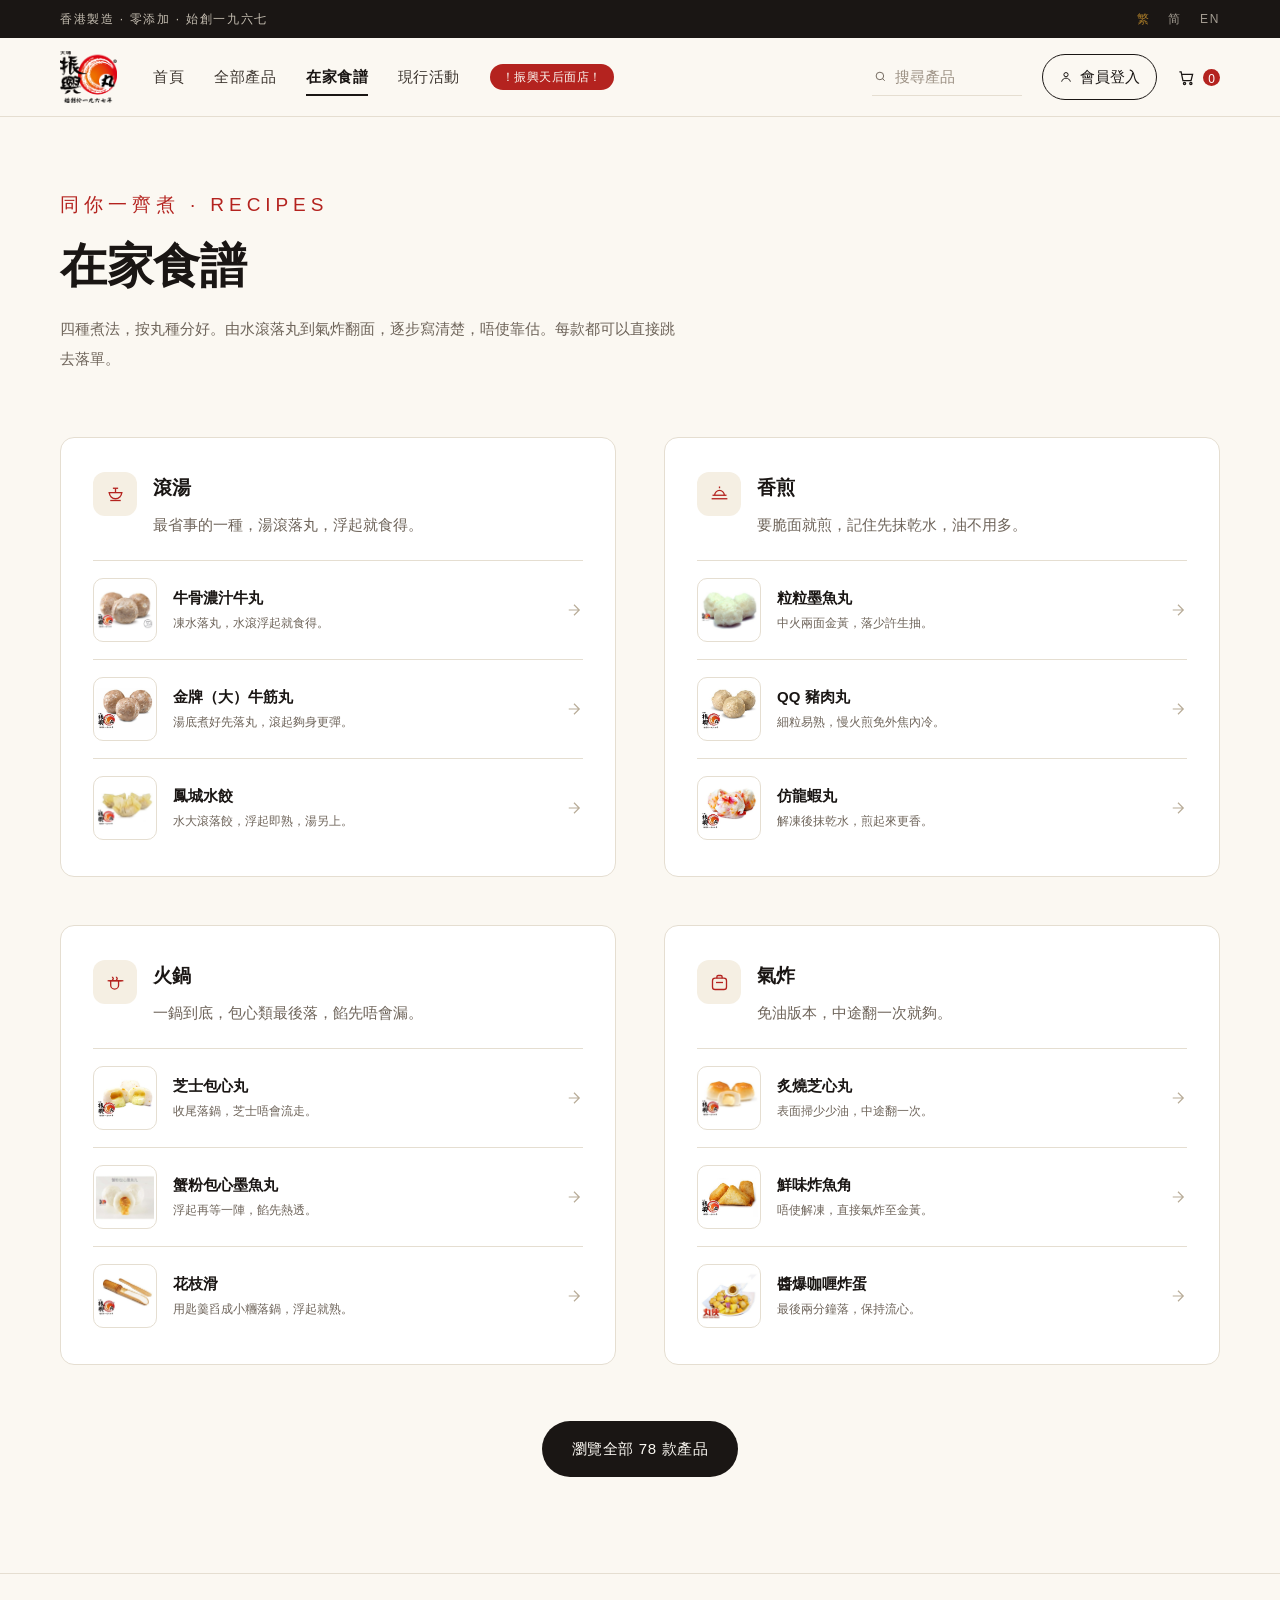
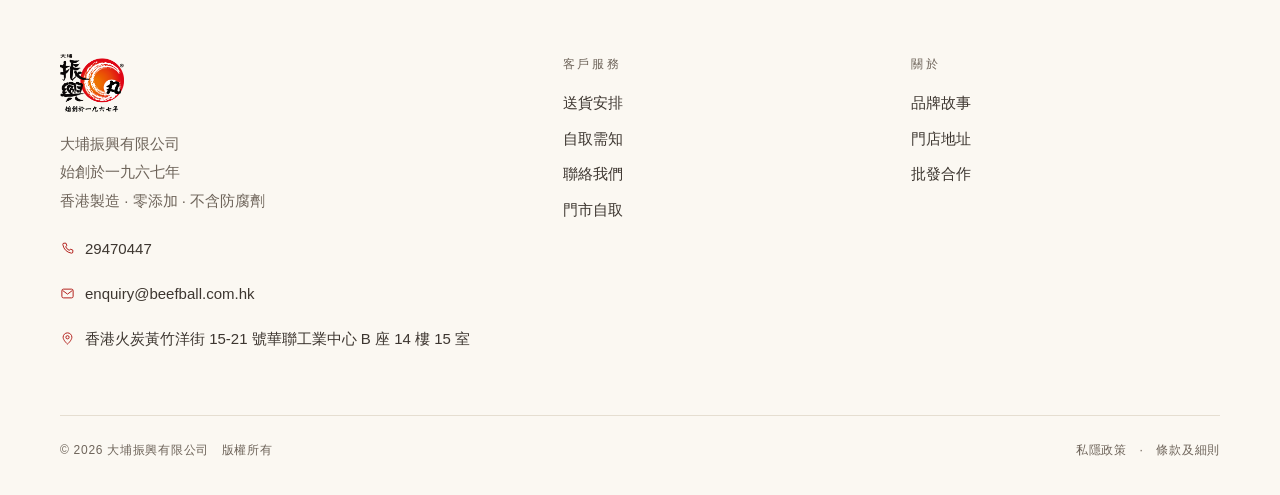
<file: recipes.html>
<!DOCTYPE html>
<html lang="zh-Hant-HK">
<head>
<meta charset="utf-8">
<meta name="viewport" content="width=device-width,initial-scale=1">
<title>在家食譜 · 大埔振興丸</title>
<link rel="stylesheet" href="assets/site.css">
</head>
<body>

<div class="topbar">
  <div class="wrap"><span>香港製造 · 零添加 · 始創一九六七</span><span class="lang"><b>繁</b><span>简</span><span>EN</span></span></div>
</div>

<header>
  <div class="wrap">
    <a href="index.html" class="logo"><img src="assets/logo_official.png" alt="大埔振興丸"></a>
    <nav><a href="index.html">首頁</a><a href="products.html">全部產品</a><a href="recipes.html" class="on">在家食譜</a><a href="activities.html">現行活動</a><a class="nav-hot" href="https://www.openrice.com/en/hongkong/r-tai-po-chun-hing-noodle-tin-hau-hong-kong-style-noodles-rice-noodles-r1132624/" target="_blank" rel="noopener">！振興天后面店！</a></nav>
    <div class="act">
      <label class="search">
        <svg width="15" height="15" viewBox="0 0 24 24" fill="none" stroke="currentColor" stroke-width="1.8"><circle cx="11" cy="11" r="7"/><path d="M20 20l-4.2-4.2"/></svg>
        <input placeholder="搜尋產品">
      </label>
      <a href="register.html" class="btn-member">
        <svg viewBox="0 0 24 24" fill="none" stroke="currentColor" stroke-width="1.7"><circle cx="12" cy="8" r="3.6"/><path d="M4.5 20c1.3-4 4-6 7.5-6s6.2 2 7.5 6"/></svg>
        會員登入
      </a>
      <a href="#" class="cart"><svg viewBox="0 0 24 24" fill="none" stroke="currentColor" stroke-width="1.6"><path d="M3 5h2.2l2.3 11h10.2l2-8H6.2"/><circle cx="9.5" cy="19.5" r="1.4"/><circle cx="17.5" cy="19.5" r="1.4"/></svg><span class="n">0</span></a>
      <button class="mbtn" id="mBtn" aria-label="選單" aria-expanded="false"><span></span><span></span><span></span></button>
    </div>
  </div>
</header>

<div class="mnav" id="mNav">
  <a href="index.html">首頁</a>
  <a href="products.html">全部產品</a>
  <a href="recipes.html">在家食譜</a>
  <a href="activities.html">現行活動</a>
  <a href="index.html#products">選購產品</a>
  <a href="delivery.html">送貨與自取</a>
  <a href="about.html">品牌故事</a>
  <a href="wholesale.html">批發查詢</a>
  <a class="mnav-hot" href="https://www.openrice.com/en/hongkong/r-tai-po-chun-hing-noodle-tin-hau-hong-kong-style-noodles-rice-noodles-r1132624/" target="_blank" rel="noopener">！振興天后面店！</a>
  <div class="mcta"><a href="index.html#products">選購產品</a><a href="index.html#member">會員登入</a></div>
  <div class="mfoot">香港製造 · 零添加 · 始創一九六七</div>
</div>

<div class="pagehd">
  <div class="wrap">
    <div class="t">同你一齊煮 · RECIPES</div>
    <h1>在家食譜</h1>
    <p>四種煮法，按丸種分好。由水滾落丸到氣炸翻面，逐步寫清楚，唔使靠估。每款都可以直接跳去落單。</p>
  </div>
</div>

<section class="blk" style="padding:64px 0 0">
  <div class="wrap">
    <div class="svc2 eq">

      <div class="panel">
        <div class="ph-hd">
          <div class="ic"><svg viewBox="0 0 24 24"><path d="M4 11h16"/><path d="M5 11a7 7 0 0014 0"/><path d="M12 11V6"/><path d="M9 6h6"/><path d="M6 20h12"/></svg></div>
          <div>
            <h3>滾湯</h3>
            <p>最省事的一種，湯滾落丸，浮起就食得。</p>
          </div>
        </div>
        <div class="rcp">
          <a class="rrow" href="product.html?id=p014">
            <img src="assets/prod/p014.jpg" alt="牛骨濃汁牛丸" loading="lazy" decoding="async">
            <div><div class="rn">牛骨濃汁牛丸</div><div class="rd">凍水落丸，水滾浮起就食得。</div></div>
            <svg class="arw" viewBox="0 0 24 24"><path d="M5 12h13M12 5l7 7-7 7"/></svg>
          </a>
          <a class="rrow" href="product.html?id=p023">
            <img src="assets/prod/p023.jpg" alt="金牌(大)牛筋丸" loading="lazy" decoding="async">
            <div><div class="rn">金牌（大）牛筋丸</div><div class="rd">湯底煮好先落丸，滾起夠身更彈。</div></div>
            <svg class="arw" viewBox="0 0 24 24"><path d="M5 12h13M12 5l7 7-7 7"/></svg>
          </a>
          <a class="rrow" href="product.html?id=p031">
            <img src="assets/prod/p031.jpg" alt="大埔振興鳳城水餃" loading="lazy" decoding="async">
            <div><div class="rn">鳳城水餃</div><div class="rd">水大滾落餃，浮起即熟，湯另上。</div></div>
            <svg class="arw" viewBox="0 0 24 24"><path d="M5 12h13M12 5l7 7-7 7"/></svg>
          </a>
        </div>
      </div>

      <div class="panel">
        <div class="ph-hd">
          <div class="ic"><svg viewBox="0 0 24 24"><path d="M4 14h16"/><path d="M6.5 14a5.5 5.5 0 0111 0"/><path d="M3 18h18"/><path d="M12 4v2"/></svg></div>
          <div>
            <h3>香煎</h3>
            <p>要脆面就煎，記住先抹乾水，油不用多。</p>
          </div>
        </div>
        <div class="rcp">
          <a class="rrow" href="product.html?id=p064">
            <img src="assets/prod/p064.jpg" alt="粒粒墨魚丸" loading="lazy" decoding="async">
            <div><div class="rn">粒粒墨魚丸</div><div class="rd">中火兩面金黃，落少許生抽。</div></div>
            <svg class="arw" viewBox="0 0 24 24"><path d="M5 12h13M12 5l7 7-7 7"/></svg>
          </a>
          <a class="rrow" href="product.html?id=p056">
            <img src="assets/prod/p056.jpg" alt="QQ 豬肉丸" loading="lazy" decoding="async">
            <div><div class="rn">QQ 豬肉丸</div><div class="rd">細粒易熟，慢火煎免外焦內冷。</div></div>
            <svg class="arw" viewBox="0 0 24 24"><path d="M5 12h13M12 5l7 7-7 7"/></svg>
          </a>
          <a class="rrow" href="product.html?id=p070">
            <img src="assets/prod/p070.jpg" alt="仿龍蝦丸" loading="lazy" decoding="async">
            <div><div class="rn">仿龍蝦丸</div><div class="rd">解凍後抹乾水，煎起來更香。</div></div>
            <svg class="arw" viewBox="0 0 24 24"><path d="M5 12h13M12 5l7 7-7 7"/></svg>
          </a>
        </div>
      </div>

      <div class="panel">
        <div class="ph-hd">
          <div class="ic"><svg viewBox="0 0 24 24"><path d="M5 10h14"/><path d="M6.5 10v5a4.5 4.5 0 009 0v-5"/><path d="M3 10h18"/><path d="M8.5 5.5c0 1 1 1 1 2s-1 1-1 2"/><path d="M13 5.5c0 1 1 1 1 2s-1 1-1 2"/></svg></div>
          <div>
            <h3>火鍋</h3>
            <p>一鍋到底，包心類最後落，餡先唔會漏。</p>
          </div>
        </div>
        <div class="rcp">
          <a class="rrow" href="product.html?id=p060">
            <img src="assets/prod/p060.jpg" alt="芝士包心丸" loading="lazy" decoding="async">
            <div><div class="rn">芝士包心丸</div><div class="rd">收尾落鍋，芝士唔會流走。</div></div>
            <svg class="arw" viewBox="0 0 24 24"><path d="M5 12h13M12 5l7 7-7 7"/></svg>
          </a>
          <a class="rrow" href="product.html?id=p009">
            <img src="assets/prod/p009.jpg" alt="蟹粉包心墨魚丸" loading="lazy" decoding="async">
            <div><div class="rn">蟹粉包心墨魚丸</div><div class="rd">浮起再等一陣，餡先熱透。</div></div>
            <svg class="arw" viewBox="0 0 24 24"><path d="M5 12h13M12 5l7 7-7 7"/></svg>
          </a>
          <a class="rrow" href="product.html?id=p043">
            <img src="assets/prod/p043.jpg" alt="花枝滑" loading="lazy" decoding="async">
            <div><div class="rn">花枝滑</div><div class="rd">用匙羹舀成小糰落鍋，浮起就熟。</div></div>
            <svg class="arw" viewBox="0 0 24 24"><path d="M5 12h13M12 5l7 7-7 7"/></svg>
          </a>
        </div>
      </div>

      <div class="panel">
        <div class="ph-hd">
          <div class="ic"><svg viewBox="0 0 24 24"><rect x="4" y="7" width="16" height="13" rx="3"/><path d="M9 7V5.5A1.5 1.5 0 0110.5 4h3A1.5 1.5 0 0115 5.5V7"/><path d="M8 12h8"/></svg></div>
          <div>
            <h3>氣炸</h3>
            <p>免油版本，中途翻一次就夠。</p>
          </div>
        </div>
        <div class="rcp">
          <a class="rrow" href="product.html?id=p018">
            <img src="assets/prod/p018.jpg" alt="炙燒芝心丸" loading="lazy" decoding="async">
            <div><div class="rn">炙燒芝心丸</div><div class="rd">表面掃少少油，中途翻一次。</div></div>
            <svg class="arw" viewBox="0 0 24 24"><path d="M5 12h13M12 5l7 7-7 7"/></svg>
          </a>
          <a class="rrow" href="product.html?id=p067">
            <img src="assets/prod/p067.jpg" alt="鮮味炸魚角" loading="lazy" decoding="async">
            <div><div class="rn">鮮味炸魚角</div><div class="rd">唔使解凍，直接氣炸至金黃。</div></div>
            <svg class="arw" viewBox="0 0 24 24"><path d="M5 12h13M12 5l7 7-7 7"/></svg>
          </a>
          <a class="rrow" href="product.html?id=p071">
            <img src="assets/prod/p071.jpg" alt="醬爆咖喱炸蛋" loading="lazy" decoding="async">
            <div><div class="rn">醬爆咖喱炸蛋</div><div class="rd">最後兩分鐘落，保持流心。</div></div>
            <svg class="arw" viewBox="0 0 24 24"><path d="M5 12h13M12 5l7 7-7 7"/></svg>
          </a>
        </div>
      </div>

    </div>
  </div>
</section>

<section class="blk" style="padding:56px 0 96px">
  <div class="wrap" style="text-align:center">
    <a href="products.html" class="btn btn-solid">瀏覽全部 78 款產品</a>
  </div>
</section>

<footer>
  <div class="wrap">
    <div class="fgrid">
      <div class="brand">
        <img src="assets/logo_official.png" alt="大埔振興丸">
        <p>大埔振興有限公司<br>始創於一九六七年<br>香港製造 · 零添加 · 不含防腐劑</p>
        <div class="contact">
          <a href="tel:29470447"><svg viewBox="0 0 24 24"><path d="M6.5 3.5h3l1.5 4-2 1.5a11 11 0 006 6l1.5-2 4 1.5v3a2 2 0 01-2.2 2A17.5 17.5 0 014.5 5.7 2 2 0 016.5 3.5z"/></svg><span>29470447</span></a>
          <a href="mailto:enquiry@beefball.com.hk"><svg viewBox="0 0 24 24"><rect x="3" y="5" width="18" height="14" rx="2.5"/><path d="M4 7l8 6 8-6"/></svg><span>enquiry@beefball.com.hk</span></a>
          <span><svg viewBox="0 0 24 24"><path d="M12 21s7-6.2 7-11a7 7 0 10-14 0c0 4.8 7 11 7 11z"/><circle cx="12" cy="10" r="2.6"/></svg><span>香港火炭黃竹洋街 15-21 號華聯工業中心 B 座 14 樓 15 室</span></span>
        </div>
      </div>
      <div><h4>客戶服務</h4><a href="delivery.html">送貨安排</a><a href="delivery.html">自取需知</a><a href="tel:29470447">聯絡我們</a><a href="about.html#stores">門市自取</a></div>
      <div><h4>關於</h4><a href="about.html">品牌故事</a><a href="about.html#stores">門店地址</a><a href="wholesale.html">批發合作</a></div>
    </div>
    <div class="fbot"><span>© 2026 大埔振興有限公司　版權所有</span><span>私隱政策　·　條款及細則</span></div>
  </div>
</footer>

<script>
var io = new IntersectionObserver(function(es){
  es.forEach(function(e){ if(e.isIntersecting){ e.target.classList.add('in'); io.unobserve(e.target); } });
}, {threshold:.1});
document.querySelectorAll('.rise').forEach(function(el,i){
  el.style.transitionDelay = (i % 4) * 70 + 'ms'; io.observe(el);
});
</script>

<script>
(function(){
  var b=document.getElementById('mBtn'), m=document.getElementById('mNav');
  if(!b||!m) return;
  function close(){ b.classList.remove('on'); m.classList.remove('on'); b.setAttribute('aria-expanded','false'); document.body.style.overflow=''; }
  b.addEventListener('click', function(){
    var on = m.classList.toggle('on');
    b.classList.toggle('on', on);
    b.setAttribute('aria-expanded', on?'true':'false');
    document.body.style.overflow = on?'hidden':'';
  });
  m.querySelectorAll('a').forEach(function(a){ a.addEventListener('click', close); });
  window.addEventListener('resize', function(){ if(window.innerWidth>1080) close(); });
})();
</script>
</body>
</html>
</file>
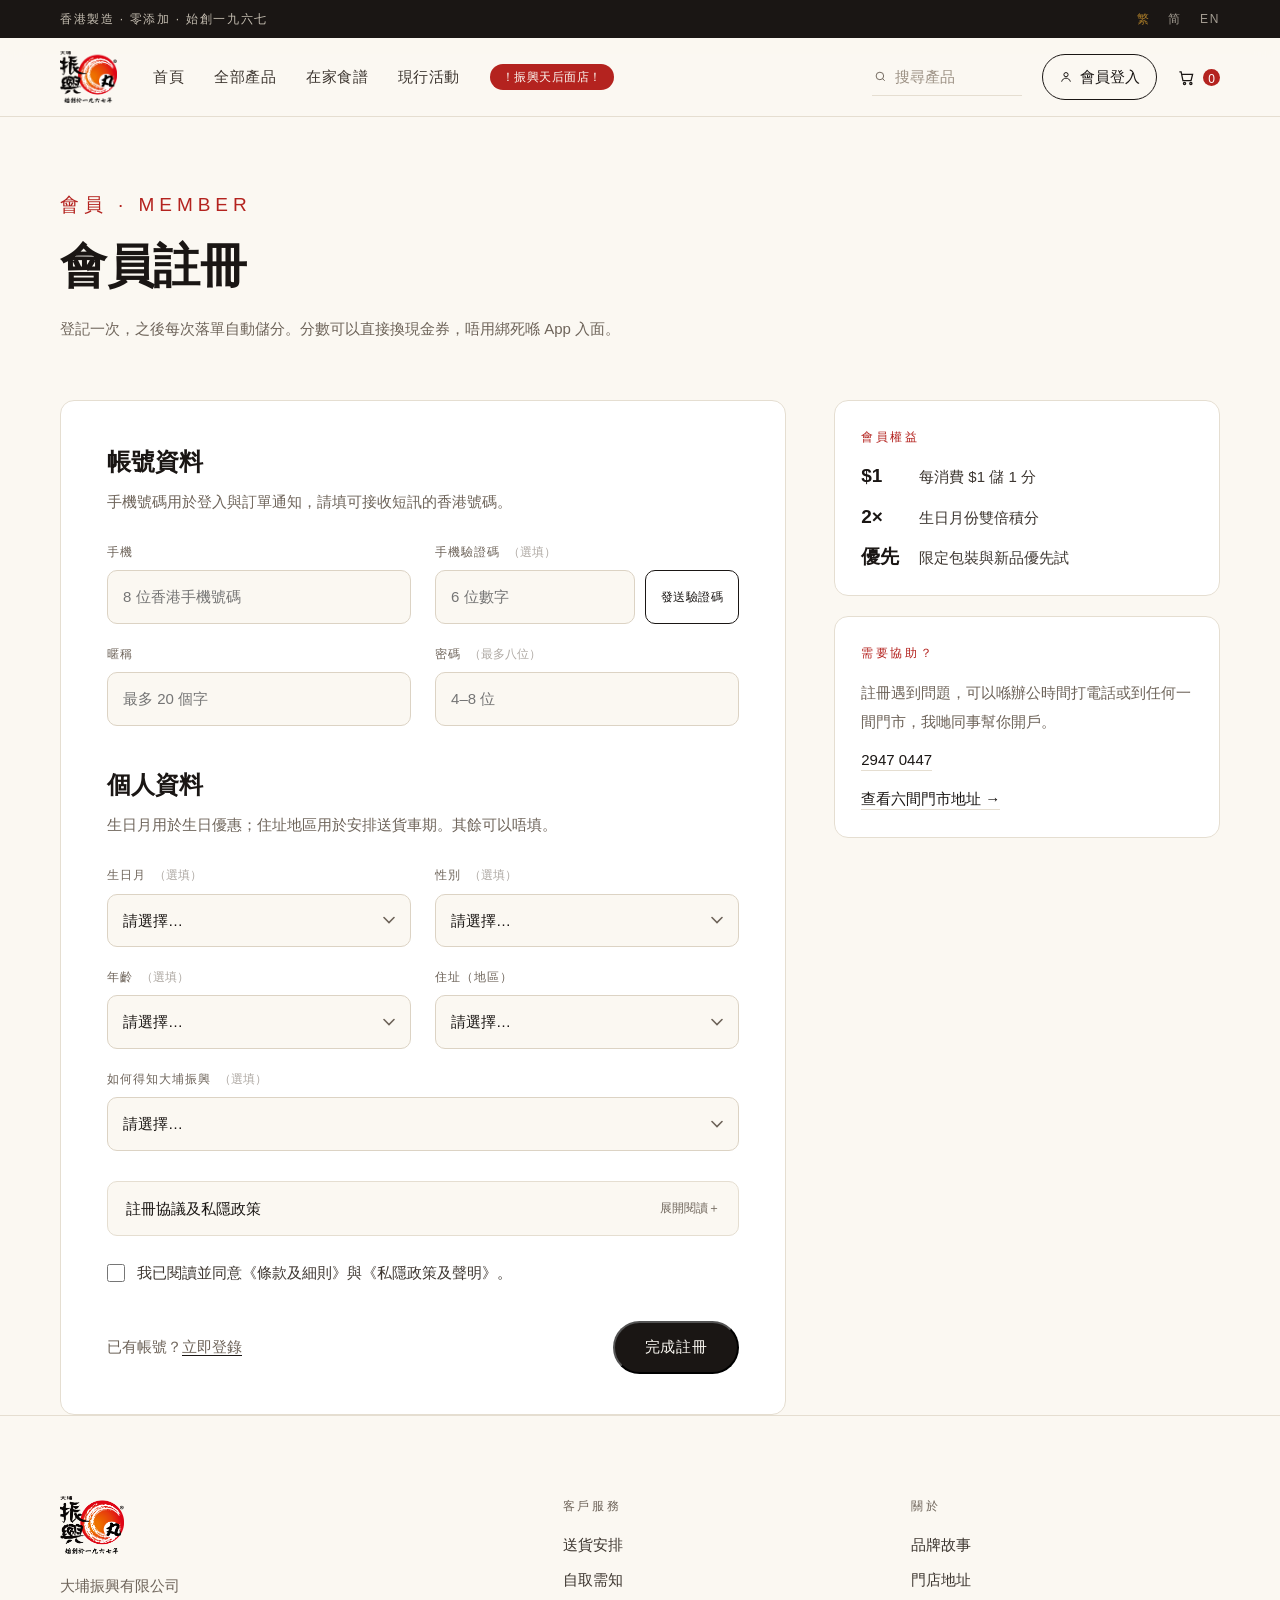
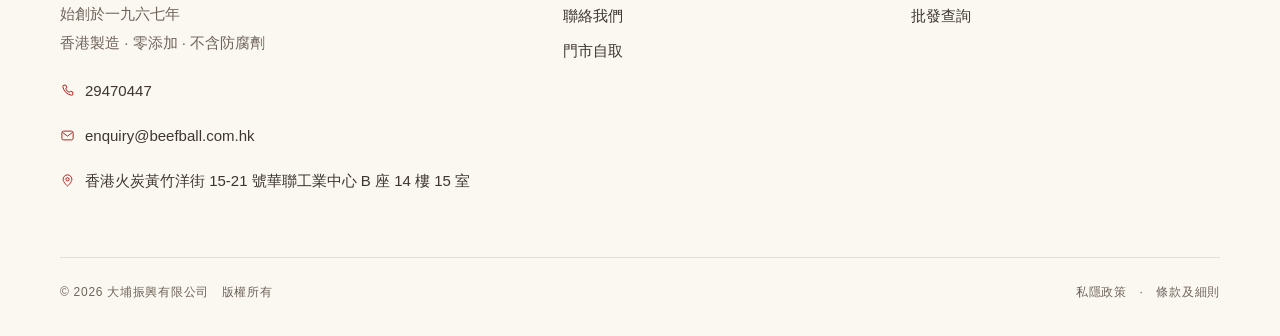
<file: register.html>
<!DOCTYPE html>
<html lang="zh-Hant-HK">
<head>
<meta charset="utf-8">
<meta name="viewport" content="width=device-width,initial-scale=1">
<title>會員註冊 · 大埔振興丸</title>
<link rel="stylesheet" href="assets/site.css">
</head>
<body>

<div class="topbar">
  <div class="wrap"><span>香港製造 · 零添加 · 始創一九六七</span><span class="lang"><b>繁</b><span>简</span><span>EN</span></span></div>
</div>

<header>
  <div class="wrap">
    <a href="index.html" class="logo"><img src="assets/logo_official.png" alt="大埔振興丸"></a>
    <nav><a href="index.html">首頁</a><a href="products.html">全部產品</a><a href="recipes.html">在家食譜</a><a href="activities.html">現行活動</a><a class="nav-hot" href="https://www.openrice.com/en/hongkong/r-tai-po-chun-hing-noodle-tin-hau-hong-kong-style-noodles-rice-noodles-r1132624/" target="_blank" rel="noopener">！振興天后面店！</a></nav>
    <div class="act">
      <label class="search">
        <svg width="15" height="15" viewBox="0 0 24 24" fill="none" stroke="currentColor" stroke-width="1.8"><circle cx="11" cy="11" r="7"/><path d="M20 20l-4.2-4.2"/></svg>
        <input placeholder="搜尋產品">
      </label>
      <a href="index.html#member" class="btn-member">
        <svg viewBox="0 0 24 24" fill="none" stroke="currentColor" stroke-width="1.7"><circle cx="12" cy="8" r="3.6"/><path d="M4.5 20c1.3-4 4-6 7.5-6s6.2 2 7.5 6"/></svg>
        會員登入
      </a>
      <a href="#" class="cart"><svg viewBox="0 0 24 24" fill="none" stroke="currentColor" stroke-width="1.6"><path d="M3 5h2.2l2.3 11h10.2l2-8H6.2"/><circle cx="9.5" cy="19.5" r="1.4"/><circle cx="17.5" cy="19.5" r="1.4"/></svg><span class="n">0</span></a>
      <button class="mbtn" id="mBtn" aria-label="選單" aria-expanded="false"><span></span><span></span><span></span></button>
    </div>
  </div>
</header>

<div class="mnav" id="mNav">
  <a href="index.html">首頁</a>
  <a href="products.html">全部產品</a>
  <a href="recipes.html">在家食譜</a>
  <a href="activities.html">現行活動</a>
  <a href="index.html#products">選購產品</a>
  <a href="delivery.html">送貨與自取</a>
  <a href="about.html">品牌故事</a>
  <a href="wholesale.html">批發查詢</a>
  <a class="mnav-hot" href="https://www.openrice.com/en/hongkong/r-tai-po-chun-hing-noodle-tin-hau-hong-kong-style-noodles-rice-noodles-r1132624/" target="_blank" rel="noopener">！振興天后面店！</a>
  <div class="mcta"><a href="index.html#products">選購產品</a><a href="index.html#member">會員登入</a></div>
  <div class="mfoot">香港製造 · 零添加 · 始創一九六七</div>
</div>

<div class="pagehd">
  <div class="wrap">
    <div class="t">會員 · MEMBER</div>
    <h1>會員註冊</h1>
    <p>登記一次，之後每次落單自動儲分。分數可以直接換現金券，唔用綁死喺 App 入面。</p>
  </div>
</div>

<section class="blk" style="padding:56px 0 0">
  <div class="wrap">
    <div class="regwrap">

      <form class="wcard" id="regForm" novalidate>

        <h2 class="wt">帳號資料</h2>
        <p class="wnote">手機號碼用於登入與訂單通知，請填可接收短訊的香港號碼。</p>

        <div class="wgrid">
          <div class="field">
            <label for="mobile">手機</label>
            <input id="mobile" name="mobile" type="tel" inputmode="numeric" placeholder="8 位香港手機號碼" maxlength="8" required>
            <em class="err"></em>
          </div>

          <div class="field">
            <label for="mvcode">手機驗證碼<span class="opt">（選填）</span></label>
            <div class="vrow">
              <input id="mvcode" name="mvcode" type="text" inputmode="numeric" placeholder="6 位數字" maxlength="6">
              <button type="button" class="vbtn" id="sendCode">發送驗證碼</button>
            </div>
            <em class="err"></em>
            <em class="vmsg" id="vmsg"></em>
          </div>

          <div class="field">
            <label for="nickname">暱稱</label>
            <input id="nickname" name="nickname" type="text" placeholder="最多 20 個字" maxlength="20" required>
            <em class="err"></em>
          </div>

          <div class="field">
            <label for="password">密碼<span class="opt">（最多八位）</span></label>
            <input id="password" name="password" type="password" placeholder="4–8 位" maxlength="8" required>
            <em class="err"></em>
          </div>
        </div>

        <h2 class="wt" style="margin-top:42px">個人資料</h2>
        <p class="wnote">生日月用於生日優惠；住址地區用於安排送貨車期。其餘可以唔填。</p>

        <div class="wgrid">
          <div class="field">
            <label for="birthMonth">生日月<span class="opt">（選填）</span></label>
            <select id="birthMonth" name="birthMonth">
              <option value="">請選擇…</option>
              <option>1月</option><option>2月</option><option>3月</option><option>4月</option>
              <option>5月</option><option>6月</option><option>7月</option><option>8月</option>
              <option>9月</option><option>10月</option><option>11月</option><option>12月</option>
            </select>
          </div>

          <div class="field">
            <label for="gender">性別<span class="opt">（選填）</span></label>
            <select id="gender" name="gender">
              <option value="">請選擇…</option>
              <option>男</option><option>女</option><option>不便提供</option>
            </select>
          </div>

          <div class="field">
            <label for="age">年齡<span class="opt">（選填）</span></label>
            <select id="age" name="age">
              <option value="">請選擇…</option>
              <option>18-30</option><option>31-45</option><option>46-60</option><option>60以上</option>
            </select>
          </div>

          <div class="field">
            <label for="district">住址（地區）</label>
            <select id="district" name="district" required>
              <option value="">請選擇…</option>
              <option>粉嶺</option><option>上水</option><option>沙田</option><option>大圍</option><option>石門</option><option>科學園</option><option>馬鞍山</option><option>荃灣</option><option>葵涌</option><option>葵芳</option><option>大窩口</option><option>青衣</option><option>荔景</option><option>深井</option><option>東涌</option><option>大埔</option><option>火炭</option><option>柴灣</option><option>西環</option><option>中環</option><option>金鐘</option><option>西灣河</option><option>杏花邨</option><option>小西灣</option><option>大坑</option><option>堅尼地城</option><option>太古</option><option>灣仔</option><option>天后</option><option>上環</option><option>筲箕灣</option><option>鰂魚涌</option><option>北角</option><option>跑馬地</option><option>銅鑼灣</option><option>香港仔</option><option>觀塘</option><option>九龍灣</option><option>九龍城</option><option>新蒲崗</option><option>慈雲山</option><option>牛池灣</option><option>藍田</option><option>牛頭角</option><option>彩虹</option><option>黃大仙</option><option>樂富</option><option>鑽石山</option><option>油塘</option><option>啟德</option><option>秀茂坪</option><option>荔枝角</option><option>油麻地</option><option>九龍塘</option><option>深水埗</option><option>何文田</option><option>大角咀</option><option>佐敦</option><option>尖沙咀</option><option>美孚</option><option>旺角</option><option>太子</option><option>紅磡</option><option>黃埔</option><option>土瓜灣</option><option>長沙灣</option><option>石硤尾</option><option>宋皇臺</option><option>西九龍</option><option>將軍澳</option><option>寶琳</option><option>坑口</option><option>日出康城</option><option>調景嶺</option><option>西貢</option><option>元朗</option><option>屯門</option><option>天水圍</option>
            </select>
            <em class="err"></em>
          </div>

          <div class="field full">
            <label for="source">如何得知大埔振興<span class="opt">（選填）</span></label>
            <select id="source" name="source">
              <option value="">請選擇…</option>
              <option>大埔門市</option><option>灣仔門市</option><option>荃灣門市</option><option>元朗門市</option><option>坑口門市</option><option>黃大仙門市</option>
              <option>網店</option><option>朋友介紹</option><option>美食展覽</option>
            </select>
          </div>
        </div>

        <details class="agree">
          <summary>註冊協議及私隱政策 <span>展開閱讀</span></summary>
          <div class="agree-body">
            <p>在您註冊成為大埔振興用戶的過程中，您需要完成我們的註冊流程並通過點擊同意的形式在線簽署以下協議，請您務必仔細閱讀、充分理解協議中的條款內容後再點擊同意。</p>
            <p>如果您不同意上述協議或其中任何條款約定，請您停止註冊。您停止註冊後將僅可以瀏覽我們的商品信息，但無法享受我們的產品或服務。</p>
            <p>如您按照註冊流程提示填寫信息、閱讀並點擊同意上述協議且完成全部註冊流程後，即表示您已充分閱讀、理解並接受協議的全部內容；並表明您也同意我們可以依據以上的隱私政策內容來處理您的個人信息。如您對以上協議內容有任何疑問，您可隨時與我們聯繫。</p>
          </div>
        </details>

        <label class="wchk">
          <input type="checkbox" id="agreeChk" required>
          <span>我已閱讀並同意《條款及細則》與《私隱政策及聲明》。</span>
        </label>
        <em class="err" id="agreeErr"></em>

        <div class="wact">
          <span class="wnote wact-login" style="margin-top:0">已有帳號？<a href="index.html#member" style="border-bottom:1px solid var(--ink)">立即登錄</a></span>
          <button type="submit" class="btn btn-solid">完成註冊</button>
        </div>

        <div class="wdone" id="regDone" hidden>
          <div class="wmark"><svg viewBox="0 0 24 24" fill="none" stroke="currentColor" stroke-width="2"><path d="M4 12.5l5 5 11-11"/></svg></div>
          <h2 class="wt">已準備好你嘅登記</h2>
          <p>登記內容已經複製到你嘅剪貼板，貼落電郵或 WhatsApp 傳給我們就可以。我哋收到後會以電話核對，再為你開通會員帳號。</p>
          <div class="wdone-act">
            <button type="button" class="btn btn-solid" id="rcopy">複製登記內容</button>
            <a class="btn btn-ghost" id="rmail" href="mailto:enquiry@beefball.com.hk">用電郵傳送</a>
          </div>
          <p class="wnote" style="margin-top:18px">查詢可致電 <a href="tel:29470447" style="border-bottom:1px solid var(--ink)">2947 0447</a>，星期一至六 09:00–18:00。</p>
        </div>

      </form>

      <aside class="regside">
        <div class="regcard">
          <div class="t">會員權益</div>
          <ul>
            <li><b>$1</b><span>每消費 $1 儲 1 分</span></li>
            <li><b>2×</b><span>生日月份雙倍積分</span></li>
            <li><b>優先</b><span>限定包裝與新品優先試</span></li>
          </ul>
        </div>
        <div class="regcard">
          <div class="t">需要協助？</div>
          <p>註冊遇到問題，可以喺辦公時間打電話或到任何一間門市，我哋同事幫你開戶。</p>
          <p class="regline"><a href="tel:29470447">2947 0447</a></p>
          <p class="regline"><a href="about.html#stores">查看六間門市地址 →</a></p>
        </div>
      </aside>

    </div>
  </div>
</section>

<footer>
  <div class="wrap">
    <div class="fgrid">
      <div class="brand">
        <img src="assets/logo_official.png" alt="大埔振興丸">
        <p>大埔振興有限公司<br>始創於一九六七年<br>香港製造 · 零添加 · 不含防腐劑</p>
        <div class="contact">
          <a href="tel:29470447"><svg viewBox="0 0 24 24"><path d="M6.5 3.5h3l1.5 4-2 1.5a11 11 0 006 6l1.5-2 4 1.5v3a2 2 0 01-2.2 2A17.5 17.5 0 014.5 5.7 2 2 0 016.5 3.5z"/></svg><span>29470447</span></a>
          <a href="mailto:enquiry@beefball.com.hk"><svg viewBox="0 0 24 24"><rect x="3" y="5" width="18" height="14" rx="2.5"/><path d="M4 7l8 6 8-6"/></svg><span>enquiry@beefball.com.hk</span></a>
          <span><svg viewBox="0 0 24 24"><path d="M12 21s7-6.2 7-11a7 7 0 10-14 0c0 4.8 7 11 7 11z"/><circle cx="12" cy="10" r="2.6"/></svg><span>香港火炭黃竹洋街 15-21 號華聯工業中心 B 座 14 樓 15 室</span></span>
        </div>
      </div>
      <div><h4>客戶服務</h4><a href="delivery.html">送貨安排</a><a href="delivery.html">自取需知</a><a href="tel:29470447">聯絡我們</a><a href="about.html#stores">門市自取</a></div>
      <div><h4>關於</h4><a href="about.html">品牌故事</a><a href="about.html#stores">門店地址</a><a href="wholesale.html">批發查詢</a></div>
    </div>
    <div class="fbot"><span>© 2026 大埔振興有限公司　版權所有</span><span>私隱政策　·　條款及細則</span></div>
  </div>
</footer>

<script>
(function(){
  var b=document.getElementById('mBtn'), m=document.getElementById('mNav');
  if(b&&m){
    function close(){ b.classList.remove('on'); m.classList.remove('on'); b.setAttribute('aria-expanded','false'); document.body.style.overflow=''; }
    b.addEventListener('click', function(){
      var on = m.classList.toggle('on');
      b.classList.toggle('on', on);
      b.setAttribute('aria-expanded', on?'true':'false');
      document.body.style.overflow = on?'hidden':'';
    });
    m.querySelectorAll('a').forEach(function(a){ a.addEventListener('click', close); });
    window.addEventListener('resize', function(){ if(window.innerWidth>1080) close(); });
  }

  var form = document.getElementById('regForm');
  var done = document.getElementById('regDone');
  var vmsg = document.getElementById('vmsg');
  var sent = false;

  document.getElementById('sendCode').addEventListener('click', function(){
    var tel = document.getElementById('mobile').value.trim();
    var err = document.getElementById('mobile').parentNode.querySelector('.err');
    if(!/^\d{8}$/.test(tel)){ err.textContent = '請先填寫 8 位手機號碼'; document.getElementById('mobile').classList.add('bad'); return; }
    err.textContent='';
    if(sent) return;
    sent = true;
    vmsg.textContent = '短訊服務尚未接駁，驗證碼可留空；提交後我哋會用電話同你核對。';
    this.textContent = '已送出';
    this.disabled = true;
  });

  function fieldOf(el){ return el.closest('.field').querySelector('.err'); }
  function mark(el, bad){ el.classList.toggle('bad', !!bad); }

  function collect(){
    var g = function(id){ return (document.getElementById(id).value || '').trim(); };
    return {
      mobile: g('mobile'), mvcode: g('mvcode'), nickname: g('nickname'), password: g('password'),
      birthMonth: g('birthMonth'), gender: g('gender'), age: g('age'),
      district: g('district'), source: g('source')
    };
  }

  function text(d){
    var pad = function(v){ return v ? v : '—'; };
    var t = new Date();
    var stamp = t.getFullYear() + '-' + ('0'+(t.getMonth()+1)).slice(-2) + '-' + ('0'+t.getDate()).slice(-2) + ' ' + ('0'+t.getHours()).slice(-2) + ':' + ('0'+t.getMinutes()).slice(-2);
    return [
      '大埔振興會員註冊申請',
      '--------------------------',
      '手機：' + pad(d.mobile),
      '暱稱：' + pad(d.nickname),
      '生日月：' + pad(d.birthMonth),
      '性別：' + pad(d.gender),
      '年齡：' + pad(d.age),
      '住址（地區）：' + pad(d.district),
      '如何得知：' + pad(d.source),
      '驗證碼：' + pad(d.mvcode),
      '',
      '提交時間：' + stamp,
      '（密碼不經電郵傳送，開通時由客服核對）'
    ].join('\n');
  }

  form.addEventListener('submit', function(e){
    e.preventDefault();
    var d = collect(), ok = true;

    var pair = [
      ['mobile', function(){ return /^\d{8}$/.test(d.mobile) ? '' : '請填寫 8 位香港手機號碼'; }],
      ['nickname', function(){ return d.nickname ? '' : '請填寫暱稱'; }],
      ['password', function(){ return d.password.length >= 4 ? '' : '密碼最少 4 位，最多 8 位'; }],
      ['district', function(){ return d.district ? '' : '請選擇住址地區'; }]
    ];

    pair.forEach(function(p){
      var el = document.getElementById(p[0]);
      var msg = p[1]();
      fieldOf(el).textContent = msg;
      mark(el, msg);
      if(msg) ok = false;
    });

    var agree = document.getElementById('agreeChk');
    var agreeErr = document.getElementById('agreeErr');
    if(!agree.checked){ agreeErr.textContent = '請先閱讀並同意條款及私隱政策'; ok = false; }
    else agreeErr.textContent = '';

    if(!ok){
      var firstBad = form.querySelector('.bad, .err:not(:empty)');
      if(firstBad) firstBad.scrollIntoView({ behavior:'smooth', block:'center' });
      return;
    }

    var body = text(d);
    try { navigator.clipboard.writeText(body); } catch(err){}
    document.getElementById('rmail').href =
      'mailto:enquiry@beefball.com.hk?subject=' + encodeURIComponent('會員註冊 — ' + d.mobile) +
      '&body=' + encodeURIComponent(body);

    Array.prototype.forEach.call(form.children, function(n){ if(n !== done) n.hidden = true; });
    done.hidden = false;
    done.scrollIntoView({ behavior:'smooth', block:'center' });
  });

  document.getElementById('rcopy').addEventListener('click', function(){
    var btn = this;
    navigator.clipboard.writeText(text(collect())).then(function(){
      btn.textContent = '已複製';
      setTimeout(function(){ btn.textContent = '複製登記內容'; }, 1800);
    }).catch(function(){ btn.textContent = '複製失敗，請長按選取'; });
  });
})();
</script>
</body>
</html>
</file>
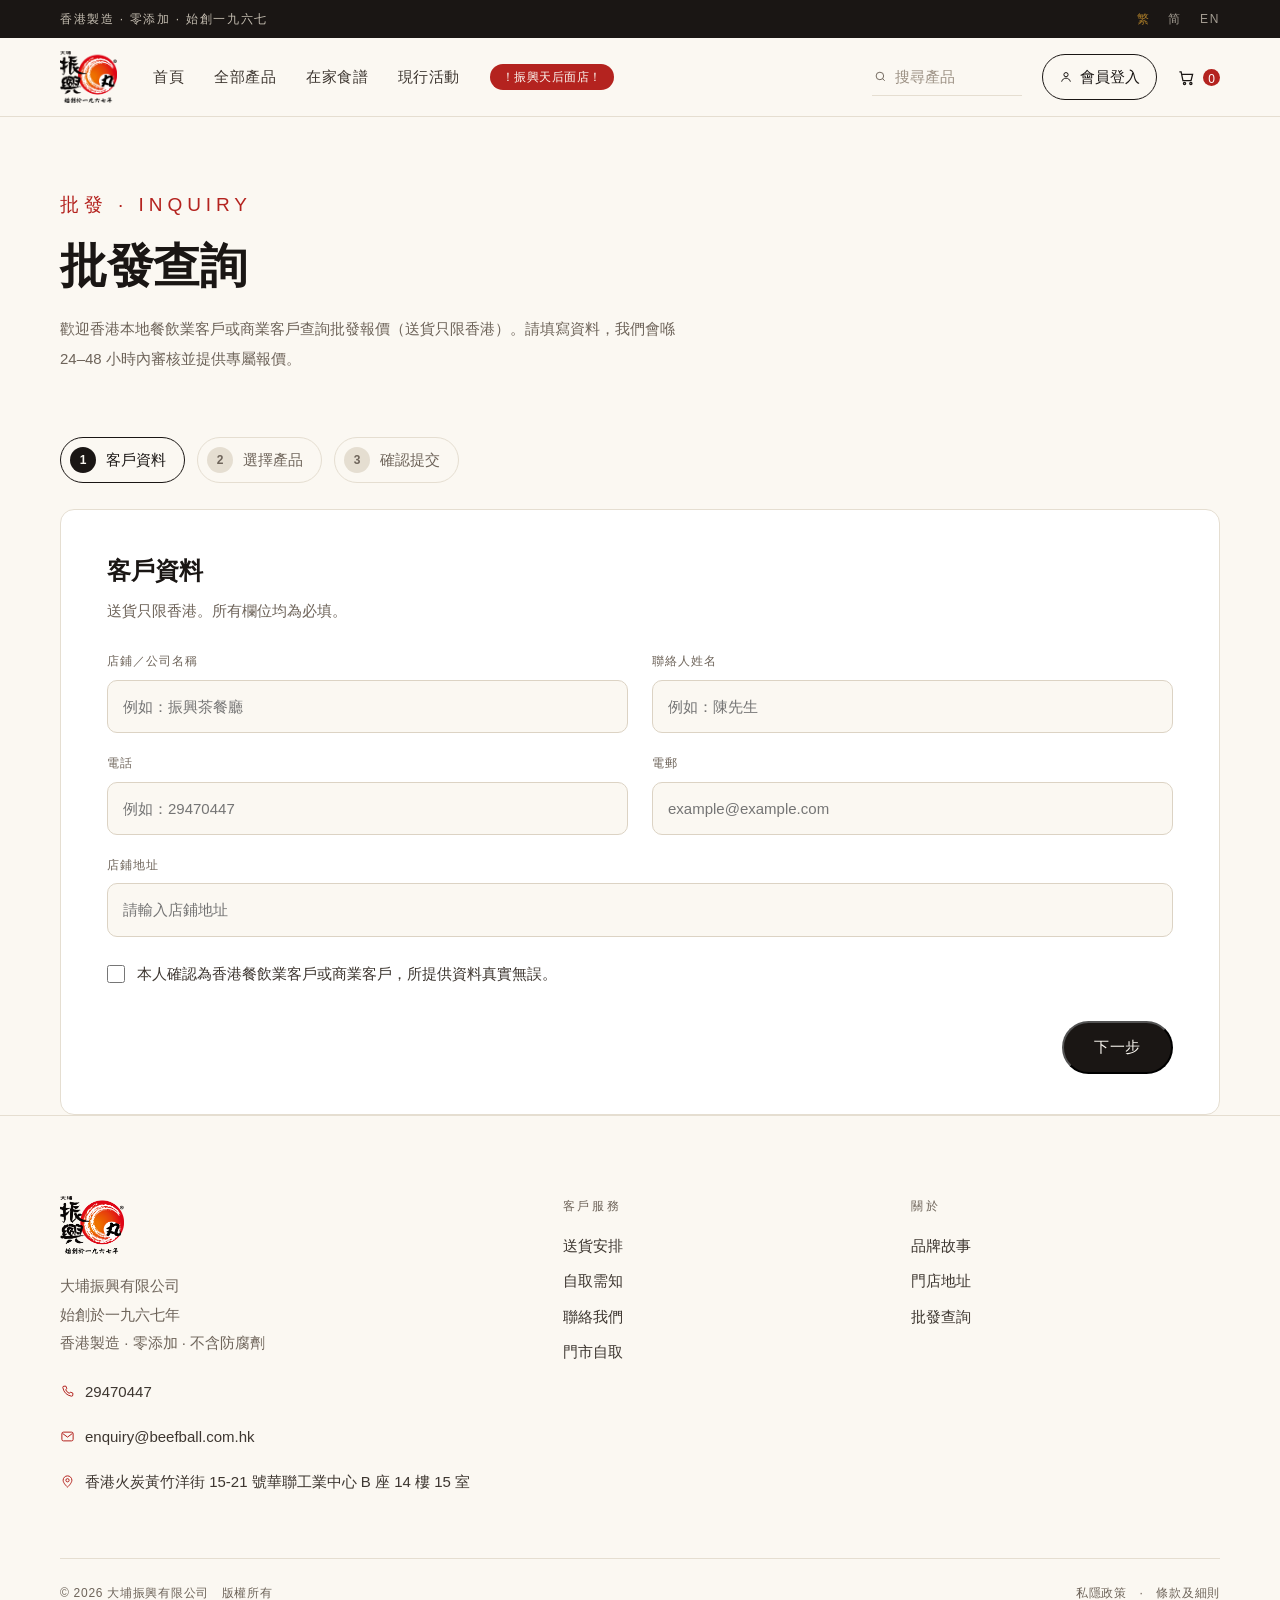
<file: wholesale.html>
<!DOCTYPE html>
<html lang="zh-Hant-HK">
<head>
<meta charset="utf-8">
<meta name="viewport" content="width=device-width,initial-scale=1">
<title>批發查詢 · 大埔振興丸</title>
<link rel="stylesheet" href="assets/site.css">
</head>
<body>

<div class="topbar">
  <div class="wrap"><span>香港製造 · 零添加 · 始創一九六七</span><span class="lang"><b>繁</b><span>简</span><span>EN</span></span></div>
</div>

<header>
  <div class="wrap">
    <a href="index.html" class="logo"><img src="assets/logo_official.png" alt="大埔振興丸"></a>
    <nav><a href="index.html">首頁</a><a href="products.html">全部產品</a><a href="recipes.html">在家食譜</a><a href="activities.html">現行活動</a><a class="nav-hot" href="https://www.openrice.com/en/hongkong/r-tai-po-chun-hing-noodle-tin-hau-hong-kong-style-noodles-rice-noodles-r1132624/" target="_blank" rel="noopener">！振興天后面店！</a></nav>
    <div class="act">
      <label class="search">
        <svg width="15" height="15" viewBox="0 0 24 24" fill="none" stroke="currentColor" stroke-width="1.8"><circle cx="11" cy="11" r="7"/><path d="M20 20l-4.2-4.2"/></svg>
        <input placeholder="搜尋產品">
      </label>
      <a href="register.html" class="btn-member">
        <svg viewBox="0 0 24 24" fill="none" stroke="currentColor" stroke-width="1.7"><circle cx="12" cy="8" r="3.6"/><path d="M4.5 20c1.3-4 4-6 7.5-6s6.2 2 7.5 6"/></svg>
        會員登入
      </a>
      <a href="#" class="cart"><svg viewBox="0 0 24 24" fill="none" stroke="currentColor" stroke-width="1.6"><path d="M3 5h2.2l2.3 11h10.2l2-8H6.2"/><circle cx="9.5" cy="19.5" r="1.4"/><circle cx="17.5" cy="19.5" r="1.4"/></svg><span class="n">0</span></a>
      <button class="mbtn" id="mBtn" aria-label="選單" aria-expanded="false"><span></span><span></span><span></span></button>
    </div>
  </div>
</header>

<div class="mnav" id="mNav">
  <a href="index.html">首頁</a>
  <a href="products.html">全部產品</a>
  <a href="recipes.html">在家食譜</a>
  <a href="activities.html">現行活動</a>
  <a href="index.html#products">選購產品</a>
  <a href="delivery.html">送貨與自取</a>
  <a href="about.html">品牌故事</a>
  <a href="wholesale.html">批發查詢</a>
  <a class="mnav-hot" href="https://www.openrice.com/en/hongkong/r-tai-po-chun-hing-noodle-tin-hau-hong-kong-style-noodles-rice-noodles-r1132624/" target="_blank" rel="noopener">！振興天后面店！</a>
  <div class="mcta"><a href="index.html#products">選購產品</a><a href="index.html#member">會員登入</a></div>
  <div class="mfoot">香港製造 · 零添加 · 始創一九六七</div>
</div>

<div class="pagehd">
  <div class="wrap">
    <div class="t">批發 · INQUIRY</div>
    <h1>批發查詢</h1>
    <p>歡迎香港本地餐飲業客戶或商業客戶查詢批發報價（送貨只限香港）。請填寫資料，我們會喺 24–48 小時內審核並提供專屬報價。</p>
  </div>
</div>

<section class="blk" style="padding:64px 0 0">
  <div class="wrap">

    <ol class="wbar" id="wbar">
      <li class="on"><b>1</b><span>客戶資料</span></li>
      <li><b>2</b><span>選擇產品</span></li>
      <li><b>3</b><span>確認提交</span></li>
    </ol>

    <form class="wcard" id="wform" novalidate>

      <!-- 步驟 1 -->
      <div class="wpane on" data-step="1">
        <h2 class="wt">客戶資料</h2>
        <p class="wnote">送貨只限香港。所有欄位均為必填。</p>
        <div class="wgrid">
          <div class="field">
            <label for="companyName">店鋪／公司名稱</label>
            <input id="companyName" name="companyName" type="text" placeholder="例如：振興茶餐廳" maxlength="200" required>
            <em class="err"></em>
          </div>
          <div class="field">
            <label for="contactName">聯絡人姓名</label>
            <input id="contactName" name="contactName" type="text" placeholder="例如：陳先生" maxlength="200" required>
            <em class="err"></em>
          </div>
          <div class="field">
            <label for="phone">電話</label>
            <input id="phone" name="phone" type="tel" placeholder="例如：29470447" maxlength="50" required>
            <em class="err"></em>
          </div>
          <div class="field">
            <label for="email">電郵</label>
            <input id="email" name="email" type="email" placeholder="example@example.com" maxlength="200" required>
            <em class="err"></em>
          </div>
          <div class="field full">
            <label for="address">店鋪地址</label>
            <input id="address" name="address" type="text" placeholder="請輸入店鋪地址" maxlength="500" required>
            <em class="err"></em>
          </div>
        </div>
        <label class="wchk">
          <input type="checkbox" id="confirmHK" required>
          <span>本人確認為香港餐飲業客戶或商業客戶，所提供資料真實無誤。</span>
        </label>
        <em class="err" id="chkErr"></em>
        <div class="wact">
          <span></span>
          <button type="button" class="btn btn-solid" data-next>下一步</button>
        </div>
      </div>

      <!-- 步驟 2 -->
      <div class="wpane" data-step="2">
        <div class="wt-row">
          <h2 class="wt">選擇感興趣的產品</h2>
          <span class="wcount" id="wcount">已選 0 項</span>
        </div>
        <p class="wnote">可多選，唔選都得——銷售部會按你嘅菜單再建議。</p>

        <label class="wsearch">
          <svg viewBox="0 0 24 24" fill="none" stroke="currentColor" stroke-width="1.8"><circle cx="11" cy="11" r="7"/><path d="M20 20l-4.2-4.2"/></svg>
          <input id="wsearch" type="text" placeholder="搜尋產品名稱…">
        </label>

        <div class="wgroups" id="wgroups"></div>

        <div class="wgrid" style="margin-top:30px">
          <div class="field">
            <label for="qty">預計訂購量<span class="opt">選填</span></label>
            <input id="qty" type="text" placeholder="例如：每週 20 包" maxlength="200">
          </div>
          <div class="field">
            <label for="req">特別要求<span class="opt">選填</span></label>
            <input id="req" type="text" placeholder="例如：需要 250g 小包裝" maxlength="300">
          </div>
        </div>

        <div class="wact">
          <button type="button" class="btn btn-ghost" data-prev>上一步</button>
          <button type="button" class="btn btn-solid" data-next>下一步</button>
        </div>
      </div>

      <!-- 步驟 3 -->
      <div class="wpane" data-step="3">
        <h2 class="wt">確認資料</h2>
        <div class="wconf" id="wconf"></div>
        <p class="wnote" style="margin-top:22px">提交後，大埔振興銷售部會喺 24–48 小時內審核並聯絡你。本頁提交會開啟你電腦／手機上嘅郵件程式，將以上資料寄去 enquiry@beefball.com.hk。</p>
        <div class="wact">
          <button type="button" class="btn btn-ghost" data-prev>上一步</button>
          <button type="button" class="btn btn-solid" id="wsubmit">確認提交</button>
        </div>
      </div>

      <!-- 完成 -->
      <div class="wpane wdone" data-step="4" id="wdone">
        <div class="wmark"><svg viewBox="0 0 24 24" fill="none" stroke="currentColor" stroke-width="2"><path d="M4 12.5l5 5 11-11"/></svg></div>
        <h2 class="wt">已準備好你嘅查詢</h2>
        <p>查詢內容已經複製到你嘅剪貼板，貼落電郵或 WhatsApp 傳給我們就可以。</p>
        <div class="wdone-act">
          <button type="button" class="btn btn-solid" id="wcopy">複製查詢內容</button>
          <a class="btn btn-ghost" id="wmail" href="mailto:enquiry@beefball.com.hk">用電郵傳送</a>
        </div>
        <p class="wnote" style="margin-top:18px">急單可直接致電 <a href="tel:29470447" style="border-bottom:1px solid var(--ink)">2947 0447</a>，星期一至六 09:00–18:00。</p>
      </div>

    </form>

  </div>
</section>

<footer>
  <div class="wrap">
    <div class="fgrid">
      <div class="brand">
        <img src="assets/logo_official.png" alt="大埔振興丸">
        <p>大埔振興有限公司<br>始創於一九六七年<br>香港製造 · 零添加 · 不含防腐劑</p>
        <div class="contact">
          <a href="tel:29470447"><svg viewBox="0 0 24 24"><path d="M6.5 3.5h3l1.5 4-2 1.5a11 11 0 006 6l1.5-2 4 1.5v3a2 2 0 01-2.2 2A17.5 17.5 0 014.5 5.7 2 2 0 016.5 3.5z"/></svg><span>29470447</span></a>
          <a href="mailto:enquiry@beefball.com.hk"><svg viewBox="0 0 24 24"><rect x="3" y="5" width="18" height="14" rx="2.5"/><path d="M4 7l8 6 8-6"/></svg><span>enquiry@beefball.com.hk</span></a>
          <span><svg viewBox="0 0 24 24"><path d="M12 21s7-6.2 7-11a7 7 0 10-14 0c0 4.8 7 11 7 11z"/><circle cx="12" cy="10" r="2.6"/></svg><span>香港火炭黃竹洋街 15-21 號華聯工業中心 B 座 14 樓 15 室</span></span>
        </div>
      </div>
      <div><h4>客戶服務</h4><a href="delivery.html">送貨安排</a><a href="delivery.html">自取需知</a><a href="tel:29470447">聯絡我們</a><a href="about.html#stores">門市自取</a></div>
      <div><h4>關於</h4><a href="about.html">品牌故事</a><a href="about.html#stores">門店地址</a><a href="wholesale.html">批發查詢</a></div>
    </div>
    <div class="fbot"><span>© 2026 大埔振興有限公司　版權所有</span><span>私隱政策　·　條款及細則</span></div>
  </div>
</footer>

<script>
(function(){
  var b=document.getElementById('mBtn'), m=document.getElementById('mNav');
  if(!b||!m) return;
  function close(){ b.classList.remove('on'); m.classList.remove('on'); b.setAttribute('aria-expanded','false'); document.body.style.overflow=''; }
  b.addEventListener('click', function(){
    var on = m.classList.toggle('on');
    b.classList.toggle('on', on);
    b.setAttribute('aria-expanded', on?'true':'false');
    document.body.style.overflow = on?'hidden':'';
  });
  m.querySelectorAll('a').forEach(function(a){ a.addEventListener('click', close); });
  window.addEventListener('resize', function(){ if(window.innerWidth>1080) close(); });
})();
</script>

<script>
(function(){
  /* ===== 產品資料（與 products.html 八品類一致，同名 SKU 只列一次） ===== */
  var CATS = [
    ['牛肉丸', ['爆漿咖喱牛丸','爆漿酸菜牛丸','澳洲和牛牛丸','牛骨濃汁牛丸','陳皮牛丸','金牌(大)牛筋丸','QQ黑椒濃汁牛丸','潮汕濃汁牛丸','20g黑椒濃汁牛丸','QQ牛骨濃汁牛丸','生酮牛丸','金牌(大)牛肉丸','(大)黑椒牛丸','川辣牛丸','零添加黑椒牛丸','零添加（大）牛筋丸','QQ 金牌牛筋丸','辛辣牛丸','爆漿芫茜皮蛋牛丸','爆漿麻辣芫茜皮蛋牛丸']],
    ['豬肉丸／貢丸', ['豬骨濃汁貢丸','QQ黑椒豬肉丸','羽衣甘藍貢丸','香菇貢丸','健康豬肉丸','三星蔥醬爆貢丸','豬肉丸','QQ 豬肉丸','胡椒豬肚貢丸','薑汁皮旦貢丸','松露香菇貢丸']],
    ['魚丸', ['金牌墨魚丸','福州魚丸','芥末魚丸','粒粒墨魚丸','仿龍蝦丸','爽YY魚蛋']],
    ['包心丸', ['蟹粉包心墨魚丸','港式沙爹包心牛丸','芥末沙律球','炙燒芝心丸','魚籽包心丸','芋泥包心貢丸','芝士包心丸','仿海膽包心丸','岩漿海苔丸']],
    ['清真丸', ['清真牛筋丸','清真墨魚丸']],
    ['餃子', ['大埔振興鳳城水餃','大埔振興廣東雲吞','芫茜和牛餃子','澳洲和牛餃子','沙嗲和牛餃子','大埔振興韮菜豬肉餃','大埔振興白菜豬肉餃','魚皮餃']],
    ['火鍋食材', ['魚蓉燒賣','花枝滑','濃芝豆腐燒','魚豆腐','鮮味炸魚角','魷魚燒','豆卜魚腐','魚腐竹卷','鮮蝦腐皮卷','黃金蝦仁棗','流心芝士雞肉腸','醬爆咖喱炸蛋','黃金炸蛋']],
    ['套餐', ['雙濃出招','牛骨兄弟套餐','升級必食2K套餐','特選推介','喱三寶套餐','精選火鍋套餐']]
  ];

  var groups = document.getElementById('wgroups');
  CATS.forEach(function(cat, idx){
    var d = document.createElement('details');
    d.className = 'wgroup';
    if(idx === 0) d.open = true;
    var items = cat[1].map(function(n){
      return '<label class="chip"><input type="checkbox" value="' + n + '"><span>' + n + '</span></label>';
    }).join('');
    d.innerHTML = '<summary><span class="gname">' + cat[0] + '</span><span class="gn">' + cat[1].length + ' 款</span></summary><div class="chips">' + items + '</div>';
    groups.appendChild(d);
  });

  var panes = [].slice.call(document.querySelectorAll('.wpane'));
  var dots  = [].slice.call(document.querySelectorAll('#wbar li'));
  var cur = 1;

  function go(n){
    cur = n;
    panes.forEach(function(p){ p.classList.toggle('on', +p.dataset.step === n); });
    dots.forEach(function(d,i){ d.classList.toggle('on', i < Math.min(n,3)); d.classList.toggle('cur', i === n-1); });
    if(n === 3) fillConf();
    document.querySelector('.wcard').scrollIntoView({behavior:'smooth', block:'start'});
  }

  function err(input, msg){
    var e = input.parentNode.querySelector('.err');
    if(e) e.textContent = msg || '';
    input.classList.toggle('bad', !!msg);
    return !msg;
  }

  function validate1(){
    var ok = true;
    var f = ['companyName','contactName','phone','email','address'];
    f.forEach(function(id){
      var el = document.getElementById(id), v = el.value.trim(), m = '';
      if(!v) m = '請填寫此欄';
      else if(id === 'email' && !/^[^\s@]+@[^\s@]+\.[^\s@]+$/.test(v)) m = '電郵格式不正確';
      else if(id === 'phone' && v.replace(/\D/g,'').length < 8) m = '請填寫 8 位電話';
      if(!err(el, m)) ok = false;
    });
    var c = document.getElementById('confirmHK');
    var ce = document.getElementById('chkErr');
    if(!c.checked){ ce.textContent = '請確認你是香港餐飲業或商業客戶'; ok = false; }
    else ce.textContent = '';
    return ok;
  }

  document.querySelectorAll('[data-next]').forEach(function(btn){
    btn.addEventListener('click', function(){
      if(cur === 1 && !validate1()) return;
      go(cur + 1);
    });
  });
  document.querySelectorAll('[data-prev]').forEach(function(btn){
    btn.addEventListener('click', function(){ go(cur - 1); });
  });

  /* 已選數量 */
  var count = document.getElementById('wcount');
  function picked(){
    return [].slice.call(groups.querySelectorAll('input:checked')).map(function(i){ return i.value; });
  }
  groups.addEventListener('change', function(){
    var n = picked().length;
    count.textContent = '已選 ' + n + ' 項';
    count.classList.toggle('has', n > 0);
  });

  /* 搜尋 */
  document.getElementById('wsearch').addEventListener('input', function(){
    var q = this.value.trim().toLowerCase();
    groups.querySelectorAll('.wgroup').forEach(function(g){
      var hit = 0;
      g.querySelectorAll('.chip').forEach(function(c){
        var m = !q || c.textContent.toLowerCase().indexOf(q) > -1;
        c.style.display = m ? '' : 'none';
        if(m) hit++;
      });
      g.style.display = hit ? '' : 'none';
      if(q && hit) g.open = true;
    });
  });

  function data(){
    return {
      company: document.getElementById('companyName').value.trim(),
      contact: document.getElementById('contactName').value.trim(),
      phone: document.getElementById('phone').value.trim(),
      email: document.getElementById('email').value.trim(),
      address: document.getElementById('address').value.trim(),
      products: picked(),
      qty: document.getElementById('qty').value.trim(),
      req: document.getElementById('req').value.trim()
    };
  }

  function fillConf(){
    var d = data();
    var rows = [
      ['公司名稱', d.company], ['聯絡人', d.contact], ['電話', d.phone],
      ['電郵', d.email], ['店鋪地址', d.address]
    ];
    var html = '<div class="wblock"><h3>客戶資料</h3>';
    rows.forEach(function(r){ html += '<p><span>' + r[0] + '</span><b>' + (r[1] || '—') + '</b></p>'; });
    html += '</div><div class="wblock"><h3>選擇產品 <em>' + d.products.length + ' 項</em></h3>';
    html += d.products.length ? '<p class="plist">' + d.products.join('、') + '</p>' : '<p class="plist">未選擇（由銷售部建議）</p>';
    if(d.qty) html += '<p><span>預計訂購量</span><b>' + d.qty + '</b></p>';
    if(d.req) html += '<p><span>特別要求</span><b>' + d.req + '</b></p>';
    html += '</div>';
    document.getElementById('wconf').innerHTML = html;
  }

  function text(){
    var d = data();
    var L = [];
    L.push('【批發查詢】');
    L.push('公司／店鋪：' + d.company);
    L.push('聯絡人：' + d.contact);
    L.push('電話：' + d.phone);
    L.push('電郵：' + d.email);
    L.push('店鋪地址：' + d.address);
    L.push('');
    L.push('有意產品（' + d.products.length + ' 項）：');
    if(d.products.length) d.products.forEach(function(p){ L.push('· ' + p); });
    else L.push('· 未指定，請提供建議');
    L.push('');
    if(d.qty) L.push('預計訂購量：' + d.qty);
    if(d.req) L.push('特別要求：' + d.req);
    L.push('');
    L.push('（由官網批發查詢表單提交）');
    return L.join('\n');
  }

  document.getElementById('wsubmit').addEventListener('click', function(){
    var d = data(), body = text();
    try { navigator.clipboard.writeText(body); } catch(err){}
    document.getElementById('wmail').href =
      'mailto:enquiry@beefball.com.hk?subject=' + encodeURIComponent('批發查詢 — ' + d.company) +
      '&body=' + encodeURIComponent(body);
    go(4);
  });

  document.getElementById('wcopy').addEventListener('click', function(){
    var btn = this;
    navigator.clipboard.writeText(text()).then(function(){
      btn.textContent = '已複製';
      setTimeout(function(){ btn.textContent = '複製查詢內容'; }, 1800);
    }).catch(function(){
      btn.textContent = '複製失敗，請長按選取';
    });
  });
})();
</script>
</body>
</html>
</file>
<file: assets/site.css>
:root{
  --ink:#1A1614;
  --ink-2:#3D3630;
  --muted:#6E645A;
  --line:#E5DED1;
  --paper:#FBF8F2;
  --paper-2:#F5EFE3;
  --red:#B4231F;
  --red-d:#8E1714;
  --gold:#C8912C;
  --orange:#E8721E;
  --r:14px;

  /* ---- 字階：8 級，相鄰比 ≥1.23，禁止再寫裸 px ---- */
  --fs-xs:12px;      /* 角標 / 法務 / meta / 系列名 */
  --fs-sm:15px;      /* 正文 / 導航 / 按鈕 / 卡片規格 */
  --fs-md:19px;      /* 卡片標題 / 價格 / 小節標 */
  --fs-lg:24px;      /* 區塊 h3 / 分組 h2 */
  --fs-xl:30px;      /* 次級 h2（事實條數字） */
  --fs-2xl:38px;     /* h2 */
  --fs-3xl:47px;     /* h1 中斷點 / 內頁 h1 */
  --fs-display:59px; /* h1 桌面 */
}
*{margin:0;padding:0;box-sizing:border-box}
[hidden]{display:none!important}
html{scroll-behavior:smooth}
body{
  font-family:"PingFang TC","Microsoft JhengHei","Noto Sans TC","Helvetica Neue",Arial,sans-serif;
  color:var(--ink);background:var(--paper);
  -webkit-font-smoothing:antialiased;line-height:1.7;
}
img{display:block;max-width:100%}
a{color:inherit;text-decoration:none}
.wrap{max-width:1240px;margin:0 auto;padding:0 40px}
.wide{max-width:1440px}

/* ---------- 頂條 ---------- */
.topbar{background:var(--ink);color:#EFE7D8;font-size:var(--fs-xs);letter-spacing:.14em}
.topbar .wrap{display:flex;justify-content:space-between;align-items:center;height:38px}
.topbar span{opacity:.8}
.topbar .lang{display:flex;gap:18px}
.topbar .lang b{color:var(--gold);font-weight:400}

/* ---------- HEADER ---------- */
header{position:sticky;top:0;z-index:60;background:rgba(251,248,242,.94);backdrop-filter:blur(12px);border-bottom:1px solid var(--line)}
header .wrap{display:flex;align-items:center;height:78px;gap:36px}
.logo img{height:52px;width:auto}
nav{display:flex;gap:30px;font-size:var(--fs-sm);letter-spacing:.03em}
nav a{position:relative;padding:6px 0;color:var(--ink-2)}
nav a:hover{color:var(--ink)}
nav a::after{content:"";position:absolute;left:0;bottom:0;height:1.5px;width:0;background:var(--red);transition:width .28s}
nav a:hover::after{width:100%}
nav a.on{color:var(--ink);font-weight:600}
nav a.on::after{width:100%;background:var(--ink)}
/* 線下門店（暫跳 OpenRice） */
nav a.nav-hot{align-self:center;flex:none;font-size:var(--fs-xs);letter-spacing:.04em;line-height:1;padding:7px 12px;border-radius:100px;background:var(--red);color:#FBF8F2;white-space:nowrap;transition:background .22s,transform .22s}
nav a.nav-hot::after{content:none}
nav a.nav-hot:hover{background:var(--red-d);color:#FBF8F2;transform:translateY(-1px)}
.mnav a.mnav-hot{color:var(--red);font-weight:600}
.act{margin-left:auto;display:flex;align-items:center;gap:20px}
.search{display:flex;align-items:center;gap:8px;border-bottom:1px solid var(--line);padding:6px 2px;width:150px;color:var(--muted);transition:border-color .25s,width .25s}
.search:focus-within{border-color:var(--ink);width:200px}
.search input{border:0;background:none;outline:0;font:inherit;font-size:var(--fs-sm);width:100%;color:var(--ink)}
.search input::placeholder{color:#9C9184}
.btn-member{display:inline-flex;align-items:center;gap:7px;font-size:var(--fs-sm);padding:9px 16px;border:1px solid var(--ink);border-radius:100px;transition:.22s}
.btn-member:hover{background:var(--ink);color:#FBF8F2}
.btn-member svg{width:14px;height:14px}
.cart{position:relative;display:flex;align-items:center;gap:7px;font-size:var(--fs-sm)}
.cart svg{width:19px;height:19px}
.cart .n{background:var(--red);color:#fff;font-size:var(--fs-xs);min-width:17px;height:17px;border-radius:100px;display:grid;place-items:center;padding:0 4px;transition:transform .3s}

/* ---------- HERO ---------- */
.hero{position:relative;overflow:hidden;padding:70px 0 0}
.hero .deco{position:absolute;right:-160px;top:-140px;width:760px;height:760px;border:1px solid var(--line);border-radius:50%;pointer-events:none}
.hero .deco2{position:absolute;left:50%;top:50%;transform:translate(-46%,-52%);width:580px;height:580px;background:radial-gradient(circle at 50% 45%,#F1E7D2 0%,#F7F0E2 45%,rgba(251,248,242,0) 72%);border-radius:50%;pointer-events:none}
.hero .wrap{position:relative;display:grid;grid-template-columns:1.05fr .95fr;gap:20px;align-items:center;padding-bottom:64px}
.eyebrow{display:inline-flex;align-items:center;gap:10px;font-size:var(--fs-xs);letter-spacing:.26em;color:var(--muted);margin-bottom:26px}
.eyebrow::before{content:"";width:34px;height:1px;background:var(--red)}
h1{font-size:var(--fs-display);line-height:1.22;letter-spacing:-.01em;font-weight:600}
h1 em{font-style:normal;color:var(--red)}
/* 主視覺標語：手寫楷 + 手繪紅線 */
@font-face{font-family:"Iansui Sub";src:url("fonts/iansui_subset.woff2") format("woff2");font-weight:400;font-display:swap}
.claim{position:relative;display:inline-block;margin:20px 0 0;padding-bottom:10px;transform:rotate(-1.2deg);transform-origin:left center}
.claim span{font-family:"Iansui Sub","PingFang TC","Microsoft JhengHei",serif;font-size:36px;line-height:1.28;letter-spacing:.05em;color:var(--ink);-webkit-text-stroke:.45px var(--ink)}
.claim-u{position:absolute;left:2%;bottom:0;width:96%;height:9px;overflow:visible}

.hero p.lead{margin-top:24px;font-size:var(--fs-sm);color:var(--ink-2);max-width:560px;line-height:1.95;text-wrap:pretty}
.cta{display:flex;gap:14px;margin-top:38px;flex-wrap:wrap}
.btn{display:inline-flex;align-items:center;gap:10px;padding:15px 30px;font-size:var(--fs-sm);letter-spacing:.04em;border-radius:100px;transition:.24s}
.btn-solid{background:var(--ink);color:#FBF8F2}
.btn-solid:hover{background:var(--red);transform:translateY(-2px)}
.btn-ghost{border:1px solid #CFC5B4;color:var(--ink)}
.btn-ghost:hover{border-color:var(--ink);background:#fff}
.btn-orange{background:var(--orange);color:#2A1E0B}
.btn-orange:hover{background:#F2892F;transform:translateY(-2px)}
.cta-sub{margin-top:13px}
.cta-sub a{display:inline-flex;align-items:center;gap:7px;padding:8px 17px;font-size:var(--fs-xs);letter-spacing:.06em;border-radius:100px;border:1px solid #D6CCBB;color:var(--ink-2);transition:.24s}
.cta-sub a span{font-size:var(--fs-xs);opacity:.65}
.cta-sub a:hover{border-color:var(--ink);color:var(--ink);background:#fff;transform:translateY(-1px)}
.hero .side{position:relative;display:flex;flex-direction:column;align-items:center;justify-content:center;min-height:460px;gap:4px;margin-top:-30px}
.brandline{display:flex;align-items:center;justify-content:center;gap:30px;margin-bottom:16px}
.hero .side img.sign{width:154px;opacity:.96}
.hero .side img.bbm{width:132px}
.hero .side img.wanxia{width:286px;max-width:none;filter:drop-shadow(0 28px 34px rgba(58,42,20,.16));animation:float 6s ease-in-out infinite}

/* ---------- 首屏小輪播（丸俠圖下方） ---------- */
.hslide{position:relative;width:286px;max-width:100%;margin-top:6px;border-radius:12px;overflow:hidden;border:1px dashed #D6CAB4;background:linear-gradient(135deg,#F3EADA 0%,#EFE5D3 55%,#F5ECDC 100%)}
.htrack{display:flex;transition:transform .5s cubic-bezier(.4,0,.2,1)}
.hcell{flex:0 0 100%;aspect-ratio:3/1}
.hnav{position:absolute;top:50%;transform:translateY(-50%);width:26px;height:26px;border-radius:50%;background:rgba(255,255,255,.9);border:1px solid var(--line);display:grid;place-items:center;cursor:pointer;padding:0;transition:.2s;z-index:2}
.hnav:hover{background:#fff;border-color:#C9BBA3}
.hnav svg{width:13px;height:13px;stroke:var(--ink);stroke-width:2;fill:none}
.hnav.p{left:6px}
.hnav.n{right:6px}
.hdots{position:absolute;left:0;right:0;bottom:6px;display:flex;justify-content:center;gap:5px;z-index:2}
.hdots button{width:14px;height:3px;border:0;border-radius:2px;background:rgba(26,22,20,.2);padding:0;cursor:pointer;transition:.22s}
.hdots button.on{background:var(--red);width:20px}

/* ---------- 首屏整體放大（僅桌面 ≥1081） ---------- */
@media (min-width:1081px){
  .hero{padding:78px 0 0}
  .hero .wrap{gap:24px;padding-bottom:70px}
  .eyebrow{font-size:13px;margin-bottom:29px}
  .hero h1{font-size:66px}
  .claim span{font-size:40px}
  .hero p.lead{font-size:16.5px;max-width:616px;margin-top:26px}
  .cta{margin-top:42px;gap:16px}
  .hero .btn{padding:17px 33px;font-size:15px}
  .cta-sub{margin-top:15px}
  .cta-sub a{padding:9px 19px;font-size:12.5px}
  .brandline{gap:33px;margin-bottom:18px}
  .hero .side img.sign{width:170px}
  .hero .side img.bbm{width:145px}
  .hero .side img.wanxia{width:315px}
  .hslide{width:315px}
}
@keyframes float{0%,100%{transform:translateY(0)}50%{transform:translateY(-12px)}}

/* ---------- 事實條 ---------- */
.facts{border-top:1px solid var(--line);border-bottom:1px solid var(--line)}
.facts ul{display:grid;grid-template-columns:repeat(4,1fr);list-style:none}
.facts li{padding:30px 34px;border-left:1px solid var(--line)}
.facts li:first-child{border-left:0;padding-left:0}
.facts .k{font-size:var(--fs-lg);letter-spacing:-.01em}
.facts .k small{font-size:var(--fs-sm);color:var(--muted);margin-left:3px}
.facts .v{font-size:var(--fs-xs);color:var(--muted);letter-spacing:.1em;margin-top:4px}

/* ---------- 通用段 ---------- */
section.blk{padding:104px 0}
.head{display:flex;justify-content:space-between;align-items:flex-end;gap:24px;margin-bottom:46px}
.head.vis{align-items:center}
.nat{margin:0 0 0 auto;width:340px;flex:0 0 auto}
.nat img{display:block;width:100%;height:auto}
.head .t{font-size:var(--fs-md);letter-spacing:.26em;color:var(--red);margin-bottom:14px;font-weight:500}
.head h2{font-size:var(--fs-2xl);font-weight:600;letter-spacing:-.01em;line-height:1.35}
.head p{color:var(--muted);font-size:var(--fs-sm);margin-top:10px}
.more{font-size:var(--fs-sm);letter-spacing:.06em;display:inline-flex;align-items:center;gap:8px;border-bottom:1px solid var(--ink);padding-bottom:4px;white-space:nowrap}
.more:hover{gap:14px;transition:gap .25s}

/* ---------- 商品卡 ---------- */
.grid{display:grid;grid-template-columns:repeat(4,1fr);gap:22px}
.card{background:#fff;border:1px solid var(--line);border-radius:var(--r);overflow:hidden;display:flex;flex-direction:column;transition:.3s}
.card:hover{transform:translateY(-6px);box-shadow:0 22px 44px -22px rgba(58,42,20,.3);border-color:#D8CBB5}
.card .ph{position:relative;background:#fff;aspect-ratio:1/1;display:grid;place-items:center;overflow:hidden;border-bottom:1px solid var(--line)}
.card .ph img{width:92%;transition:transform .55s cubic-bezier(.2,.7,.3,1)}
.card:hover .ph img{transform:scale(1.07)}
.card .tag{position:absolute;left:14px;top:14px;font-size:var(--fs-xs);letter-spacing:.14em;background:var(--ink);color:#FBF8F2;padding:5px 11px;border-radius:100px}
.card .tag.gold{background:var(--gold);color:#2A1E0B}
.card .body{padding:20px 20px 22px;display:flex;flex-direction:column;flex:1}
.card .series{font-size:var(--fs-xs);letter-spacing:.18em;color:var(--muted)}
.card h3{font-size:var(--fs-md);font-weight:600;margin-top:7px;line-height:1.5}
.card .spec{font-size:var(--fs-xs);color:var(--muted);margin-top:6px;letter-spacing:.02em}
.card .foot{margin-top:auto;padding-top:18px;display:flex;align-items:center;justify-content:space-between}
.price{font-size:var(--fs-md);letter-spacing:-.01em}
.price small{font-size:var(--fs-xs);color:var(--muted);margin-right:2px}
.add{width:40px;height:40px;border-radius:50%;border:1px solid #CFC5B4;display:grid;place-items:center;background:#fff;cursor:pointer;transition:.22s}
.add:hover{background:var(--ink);border-color:var(--ink)}
.add:hover svg{stroke:#FBF8F2}
.add svg{width:15px;height:15px;stroke:var(--ink);stroke-width:1.6;fill:none;transition:.22s}
.card-all{background:var(--ink);border:0;color:#FBF8F2;border-radius:var(--r);padding:34px 30px;display:flex;flex-direction:column;justify-content:space-between;transition:.3s}
.card-all:hover{background:#0F0C0A;transform:translateY(-6px)}
.card-all .big{font-size:var(--fs-xl);line-height:1.4;letter-spacing:-.01em}
.card-all .big span{color:var(--gold)}
.card-all .bot{font-size:var(--fs-sm);color:#B9AE9C;display:flex;justify-content:space-between;align-items:center}

/* 類目入口卡（首頁 8 類） */
.card.cat .ph img{width:86%}
.card.cat .foot{justify-content:flex-end}
.go{width:40px;height:40px;border-radius:50%;border:1px solid #CFC5B4;display:grid;place-items:center;font-size:var(--fs-sm);line-height:1;transition:.22s}
.card:hover .go{background:var(--ink);color:#FBF8F2;border-color:var(--ink)}

/* ---------- 三欄服務（首頁） ---------- */
.trio{display:grid;grid-template-columns:repeat(2,1fr);gap:48px}
.srv{background:#fff;border:1px solid var(--line);border-radius:var(--r);padding:34px 30px;transition:.28s}
.srv:hover{border-color:#D8CBB5;box-shadow:0 18px 36px -24px rgba(58,42,20,.28)}
.srv .ic{width:44px;height:44px;border-radius:12px;background:var(--paper-2);display:grid;place-items:center;margin-bottom:20px}
.srv .ic svg{width:21px;height:21px;stroke:var(--red);stroke-width:1.5;fill:none}
.srv h3{font-size:var(--fs-md);font-weight:600}
.srv p{font-size:var(--fs-sm);color:var(--muted);margin-top:9px;line-height:1.85}
.srv .lk{margin-top:20px;font-size:var(--fs-sm);letter-spacing:.06em;color:var(--ink);display:inline-flex;gap:7px;align-items:center}

/* ---------- 食譜頁 / 活動頁 ---------- */
.svc2{display:grid;grid-template-columns:1.12fr 1fr;gap:48px;align-items:start}
.panel{background:#fff;border:1px solid var(--line);border-radius:var(--r);padding:34px 32px}
.ph-hd{display:flex;align-items:flex-start;gap:16px;padding-bottom:22px;border-bottom:1px solid var(--line)}
.ph-hd .ic{width:44px;height:44px;border-radius:12px;background:var(--paper-2);display:grid;place-items:center;flex:0 0 auto}
.ph-hd .ic svg{width:21px;height:21px;stroke:var(--red);stroke-width:1.5;fill:none}
.ph-hd h3{font-size:var(--fs-md);font-weight:600}
.ph-hd p{margin-top:7px;font-size:var(--fs-sm);color:var(--muted);line-height:1.8}
.rcp .rrow{display:grid;grid-template-columns:64px 1fr 18px;gap:16px;align-items:center;padding:17px 0;border-bottom:1px solid var(--line);color:inherit}
.rcp .rrow:last-child{border-bottom:0;padding-bottom:2px}
.rrow img{width:64px;height:64px;border-radius:10px;object-fit:contain;background:#fff;border:1px solid var(--line);padding:2px}
.rrow .rn{font-size:var(--fs-sm);font-weight:600;line-height:1.4}
.rrow .rd{margin-top:5px;font-size:var(--fs-xs);color:var(--muted);line-height:1.7}
.rrow .arw{width:18px;height:18px;stroke:#B8AC98;stroke-width:1.6;fill:none;transition:.24s}
.rrow:hover .rn{color:var(--red)}
.rrow:hover .arw{stroke:var(--red);transform:translateX(3px)}
.promo{list-style:none;margin:0;padding:0}
.promo li+li{border-top:1px solid var(--line)}
.promo a{display:block;padding:12px 0;color:inherit}
.promo li:last-child a{padding-bottom:2px}
.promo .ptag{display:inline-block;font-size:var(--fs-xs);letter-spacing:.1em;color:var(--red);border:1px solid rgba(180,35,31,.28);border-radius:999px;padding:2px 9px;margin-bottom:9px}
.promo b{display:block;font-size:var(--fs-sm);font-weight:600;line-height:1.5;transition:.2s}
.promo .pd{display:block;margin-top:6px;font-size:var(--fs-xs);color:var(--muted);line-height:1.75}
.promo a:hover b{color:var(--red)}
.panel .lk{margin-top:22px;font-size:var(--fs-sm);letter-spacing:.06em;color:var(--ink);display:inline-flex;gap:7px;align-items:center}
.svc2.eq{grid-template-columns:repeat(2,1fr)}
/* 活動頁：預留位（等用戶提供推廣內容） */
.pslots{display:grid;grid-template-columns:repeat(3,1fr);gap:24px}
.pslot{min-height:300px;border:1px dashed #DCD2C0;border-radius:var(--r);background:#fff}
.btn-sm{padding:12px 22px;font-size:var(--fs-sm)}

/* ---------- 會員 ---------- */
.member{background:var(--paper-2);border-top:1px solid var(--line);border-bottom:1px solid var(--line)}
.member .wrap{display:grid;grid-template-columns:1.1fr .9fr;gap:60px;align-items:center}
.member h2{font-size:var(--fs-2xl);font-weight:600;line-height:1.4}
.member h2 em{font-style:normal;color:var(--red)}
.member p{color:var(--ink-2);font-size:var(--fs-sm);margin-top:16px;max-width:430px}
.member ul{list-style:none;margin-top:24px;display:grid;gap:9px;font-size:var(--fs-sm);color:var(--ink-2)}
.member li{display:flex;gap:10px;align-items:flex-start}
.member li svg{width:15px;height:15px;stroke:var(--red);stroke-width:2;fill:none;margin-top:5px;flex:none}
.mcard{background:linear-gradient(135deg,#241C14,#100C08);border-radius:18px;padding:30px;color:#F4EDE0;aspect-ratio:1.62;display:flex;flex-direction:column;justify-content:space-between;box-shadow:0 30px 60px -30px rgba(20,14,8,.6);position:relative;overflow:hidden}
.mcard::after{content:"";position:absolute;right:-70px;top:-70px;width:220px;height:220px;border-radius:50%;background:radial-gradient(circle,rgba(200,145,44,.35),transparent 70%)}
.mcard .top{display:flex;justify-content:space-between;align-items:flex-start;font-size:var(--fs-xs);letter-spacing:.22em;color:#B9A98C}
.mcard .mid{font-size:var(--fs-lg);letter-spacing:.06em}
.mcard .mid span{display:block;font-size:var(--fs-xs);letter-spacing:.2em;color:#B9A98C;margin-top:6px}
.mcard .bot{display:flex;justify-content:space-between;align-items:flex-end;font-size:var(--fs-xs);letter-spacing:.15em;color:#B9A98C}

/* ---------- FOOTER ---------- */
footer{padding:80px 0 34px;border-top:1px solid var(--line)}
.fgrid{display:grid;grid-template-columns:1.5fr 1fr 1fr;gap:40px}
.fgrid .brand img{height:58px;margin-bottom:18px}
.fgrid .brand p{font-size:var(--fs-sm);color:var(--muted);max-width:250px;line-height:1.9}
.fgrid h4{font-size:var(--fs-xs);letter-spacing:.22em;color:var(--muted);margin-bottom:16px;font-weight:400}
.fgrid a,.fgrid li{display:block;font-size:var(--fs-sm);color:var(--ink-2);margin-bottom:10px}
.fgrid a:hover{color:var(--red)}
.fbot{display:flex;justify-content:space-between;gap:20px;margin-top:64px;padding-top:24px;border-top:1px solid var(--line);font-size:var(--fs-xs);color:var(--muted);letter-spacing:.06em}

/* ---------- toast ---------- */
#toast{position:fixed;left:50%;bottom:36px;transform:translate(-50%,20px);background:var(--ink);color:#FBF8F2;padding:13px 26px;border-radius:100px;font-size:var(--fs-sm);opacity:0;pointer-events:none;transition:.35s;z-index:99}
#toast.on{opacity:1;transform:translate(-50%,0)}

/* ---------- 進場 ---------- */
.rise{opacity:0;transform:translateY(26px);transition:opacity .7s cubic-bezier(.2,.7,.3,1),transform .7s cubic-bezier(.2,.7,.3,1)}
.rise.in{opacity:1;transform:none}

@media (max-width:1080px){
  .hero .wrap{grid-template-columns:1fr}
  .hero .side{min-height:380px;margin-top:20px}
  .hero .side img.wanxia{width:420px}
  .hslide{width:380px}
  h1{font-size:var(--fs-3xl)}
  .grid{grid-template-columns:repeat(2,1fr)}
  .member .wrap{grid-template-columns:1fr;gap:38px}
  .fgrid{grid-template-columns:1.4fr 1fr 1fr;gap:32px}
  nav{display:none}
}
@media (max-width:680px){
  .wrap{padding:0 22px}
  h1{font-size:var(--fs-2xl)}
  section.blk{padding:70px 0}
  .grid,.trio,.svc2{grid-template-columns:1fr}
  .facts ul{grid-template-columns:1fr 1fr}
  .facts li{padding:22px 18px;border-left:0;border-top:1px solid var(--line)}
  .facts li:nth-child(odd){padding-left:0}
  .head{flex-direction:column;align-items:flex-start}
  .hero .side img.wanxia{width:330px}
  .search{width:110px}
}


/* ---------- 全部產品頁 ---------- */
.catbar{position:sticky;top:78px;z-index:50;background:rgba(251,248,242,.96);backdrop-filter:blur(10px);border-bottom:1px solid var(--line)}
.catbar .wrap{display:flex;gap:8px;overflow-x:auto;padding:14px 40px;scrollbar-width:none}
.catbar .wrap::-webkit-scrollbar{display:none}
.catbar a{white-space:nowrap;font-size:var(--fs-sm);padding:8px 16px;border:1px solid var(--line);border-radius:100px;color:var(--ink-2);transition:.2s}
.catbar a:hover{background:var(--ink);color:#FBF8F2;border-color:var(--ink)}
.catbar a.on{background:var(--ink);color:#FBF8F2;border-color:var(--ink)}
.pgroup{padding:64px 0 8px;border-bottom:1px solid var(--line);scroll-margin-top:150px}
.pgroup:last-of-type{border-bottom:0}
.pgroup .gh{display:flex;align-items:baseline;gap:14px;margin-bottom:26px}
.pgroup .gh h2{font-size:var(--fs-lg);font-weight:600}
.pgroup .gh span{font-size:var(--fs-xs);color:var(--muted);letter-spacing:.1em}
.pgrid{display:grid;grid-template-columns:repeat(4,1fr);gap:18px;padding-bottom:52px}
.pcard{background:#fff;border:1px solid var(--line);border-radius:12px;overflow:hidden;transition:.28s;display:flex;flex-direction:column}
.pcard:hover{transform:translateY(-4px);box-shadow:0 18px 34px -20px rgba(58,42,20,.28);border-color:#D8CBB5}
.pcard .ph{position:relative;aspect-ratio:1/1;display:grid;place-items:center;padding:0;background:#fff;overflow:hidden}
.pcard .tag{position:absolute;left:10px;top:10px;z-index:2;font-size:var(--fs-xs);letter-spacing:.1em;background:var(--ink);color:#FBF8F2;padding:4px 9px;border-radius:100px}
.pcard .ph img{width:90%;transition:transform .5s}
.pcard:hover .ph img{transform:scale(1.06)}
.pcard .bb{padding:14px 16px 16px;display:flex;flex-direction:column;flex:1}
.pcard h3{font-size:var(--fs-sm);font-weight:600;line-height:1.5;min-height:44px}
.pcard .sp{font-size:var(--fs-xs);color:var(--muted);margin-top:4px}
.pcard .pr{font-size:var(--fs-md);margin-top:auto;padding-top:10px}
.pcard .pr small{font-size:var(--fs-xs);color:var(--muted);margin-right:2px}
@media (max-width:1080px){.pgrid{grid-template-columns:repeat(3,1fr)}.catbar .wrap{padding:12px 22px}}
@media (max-width:680px){.pgrid{grid-template-columns:repeat(2,1fr)}}

/* ================= 移動版 ================= */
.mbtn{display:none;position:relative;width:40px;height:40px;border:1px solid var(--line);border-radius:10px;background:transparent;cursor:pointer;padding:0;flex:none}
.mbtn span{position:absolute;left:50%;top:50%;width:16px;height:1.6px;border-radius:2px;background:var(--ink);transition:transform .26s,opacity .18s}
.mbtn span:nth-child(1){transform:translate(-50%,calc(-50% - 6px))}
.mbtn span:nth-child(2){transform:translate(-50%,-50%)}
.mbtn span:nth-child(3){transform:translate(-50%,calc(-50% + 6px))}
.mbtn.on span:nth-child(1){transform:translate(-50%,-50%) rotate(45deg)}
.mbtn.on span:nth-child(2){opacity:0;transform:translate(-50%,-50%) scale(.4)}
.mbtn.on span:nth-child(3){transform:translate(-50%,-50%) rotate(-45deg)}

.mnav{display:none;position:fixed;inset:0;z-index:55;background:var(--paper);padding:118px 22px 40px;overflow:auto}
.mnav.on{display:block}
.mnav a{display:block;font-size:var(--fs-md);letter-spacing:.02em;padding:18px 0;border-bottom:1px solid var(--line)}
.mnav .mcta{display:flex;gap:10px;margin-top:28px}
.mnav .mcta a{flex:1;text-align:center;border:1px solid var(--ink);border-radius:100px;padding:14px 0;font-size:var(--fs-sm)}
.mnav .mcta a:first-child{background:var(--ink);color:#FBF8F2}
.mnav .mfoot{margin-top:34px;font-size:var(--fs-xs);color:var(--muted);letter-spacing:.14em}

@media (max-width:1080px){
  .mbtn{display:grid}
  .mnav{display:none}
  .mnav.on{display:block}
  .hero .side img.sign{width:126px}
  .hero .side img.bbm{width:108px}
  .catbar{top:78px}
}
@media (max-width:680px){
  :root{
    --fs-xs:11.5px;--fs-sm:13.5px;--fs-md:16.5px;--fs-lg:20px;
    --fs-xl:24px;--fs-2xl:28px;--fs-3xl:31px;--fs-display:34px;
  }
  header .wrap{height:64px;gap:16px}
  .logo img{height:44px}
  .topbar{letter-spacing:.08em}
  .topbar .wrap{height:32px}
  .topbar .lang{gap:12px}
  .act{gap:14px}
  .search{display:none}
  .btn-member{padding:8px 13px;font-size:var(--fs-xs)}
  .btn-member svg{width:13px;height:13px}
  .catbar{top:64px}
  .mnav{padding-top:104px}

  .hero{padding:44px 0 0}
  .hero .wrap{gap:6px;padding-bottom:40px}
  .eyebrow{margin-bottom:18px}
  h1{font-size:var(--fs-display);line-height:1.32}
  .claim{margin-top:16px;max-width:100%}
  .claim span{font-size:26px;-webkit-text-stroke:.3px var(--ink)}
  .hero p.lead{margin-top:18px;line-height:1.85}
  .cta{margin-top:26px;gap:10px}
  .btn{padding:13px 22px}
  .hero .side{min-height:0;margin-top:14px}
  .brandline{gap:20px;margin-bottom:10px}
  .hero .side img.sign{width:104px}
  .hero .side img.bbm{width:88px}
  .hero .side img.wanxia{width:250px}
  .hslide{width:250px}

  section.blk{padding:56px 0}
  .head{margin-bottom:26px}
  .grid{grid-template-columns:1fr 1fr;gap:12px}
  .card .ph img{width:96%}
  .card .body{padding:13px 13px 15px}
  .card h3{font-size:var(--fs-sm);margin-top:5px}
  .card .foot{padding-top:12px}
  .add{width:40px;height:40px}
  .card .tag{left:9px;top:9px;padding:4px 8px}
  .card-all{padding:22px 18px}
  .card-all .bot{flex-direction:column;align-items:flex-start;gap:6px}

  .svc2,.svc2.eq{grid-template-columns:1fr;gap:14px}
  .pslots{grid-template-columns:1fr}
  .pslot{min-height:220px}
  .panel{padding:26px 22px}
  .ph-hd{padding-bottom:18px}
  .rcp .rrow{grid-template-columns:56px 1fr 16px;gap:13px}
  .rrow img{width:56px;height:56px}

  .mcard{padding:22px;aspect-ratio:1.75}

  footer{padding:52px 0 26px}
  .fgrid{grid-template-columns:1fr 1fr;gap:26px}
  .fgrid .brand{grid-column:1/-1}
  .fgrid .brand img{height:46px}
  .fbot{flex-direction:column;gap:8px;margin-top:34px}

  .pgroup{padding:42px 0 4px;scroll-margin-top:128px}
  .pgroup .gh{margin-bottom:18px}
  .pgrid{grid-template-columns:1fr 1fr;gap:11px;padding-bottom:32px}
  .pcard .bb{padding:11px 12px 13px}
  .pcard h3{font-size:var(--fs-sm);min-height:38px}
  .pcard .tag{padding:3px 7px;left:7px;top:7px}
  .catbar .wrap{padding:10px 16px;gap:6px}
  .catbar a{font-size:var(--fs-xs);padding:7px 12px}
  .blk[style]{padding-top:34px!important}
}
@media (max-width:380px){
  .grid{grid-template-columns:1fr}
  .hero .side img.wanxia{width:240px}
  .hslide{width:230px}
  .fgrid{grid-template-columns:1fr}
}

/* 產品分類主視覺 */
@media (max-width:1080px){
  .head .more{display:none}
  .head.vis{flex-direction:row;align-items:center}
  .nat{width:250px;margin:0 0 0 auto}
}
@media (max-width:680px){
  .nat{display:none}
  #products{scroll-margin-top:20px}
}

/* ---------- 內頁通用 ---------- */
.pagehd{padding:72px 0 0}
.pagehd .t{font-size:var(--fs-md);letter-spacing:.26em;color:var(--red);margin-bottom:14px;font-weight:500}
.pagehd h1{font-size:var(--fs-3xl);font-weight:600;line-height:1.3;letter-spacing:-.01em}
.pagehd p{margin-top:18px;font-size:var(--fs-sm);color:var(--muted);max-width:620px;line-height:1.95}

/* 品牌故事：創辦人引語 + 人物照 */
.creedwrap{display:grid;grid-template-columns:1fr 386px;gap:54px;align-items:center}
.bossfig{margin:0;position:relative}
.bossfig img{width:100%;height:auto;border-radius:var(--r);box-shadow:0 26px 50px -30px rgba(58,42,20,.5)}
.bossfig::after{content:"";position:absolute;inset:0;border-radius:var(--r);box-shadow:inset 0 0 0 1px rgba(26,22,20,.08);pointer-events:none}
.mini{font-size:var(--fs-lg);font-weight:600;line-height:1.5;letter-spacing:-.005em;max-width:860px}
.bodyp{margin-top:16px;font-size:var(--fs-sm);color:var(--ink-2);line-height:2.05;max-width:860px}
.bodyp.closing{margin-top:0;font-size:var(--fs-md);color:var(--ink);line-height:1.95}

/* 流程步驟 */
.steps{list-style:none;counter-reset:s;max-width:820px}
.steps li{display:flex;gap:22px;padding:24px 0;border-bottom:1px solid var(--line)}
.steps li:first-child{border-top:1px solid var(--line)}
.steps .n{flex:none;width:34px;height:34px;border:1px solid #CFC5B4;border-radius:50%;display:grid;place-items:center;font-size:var(--fs-sm);color:var(--ink-2)}
.steps p{font-size:var(--fs-sm);color:var(--ink-2);line-height:1.9;padding-top:4px}

/* 收費 */
.rates{display:grid;grid-template-columns:repeat(3,1fr);gap:22px}
.rate{background:#fff;border:1px solid var(--line);border-radius:var(--r);padding:28px 26px}
.rate .k{font-size:var(--fs-xs);letter-spacing:.18em;color:var(--muted)}
.rate .v{font-size:var(--fs-xl);letter-spacing:-.01em;margin-top:10px}
.rate .v small{font-size:var(--fs-sm);color:var(--muted);margin-left:2px}
.rate p{font-size:var(--fs-xs);color:var(--muted);margin-top:10px;line-height:1.85}
.zones{margin-top:22px;font-size:var(--fs-xs);color:var(--muted);line-height:2;max-width:900px}
.zones b{color:var(--ink-2);font-weight:500}

/* 送貨車期 */
.cal{display:grid;grid-template-columns:1fr 1fr;gap:14px}
.cal .row{display:flex;gap:20px;align-items:flex-start;padding:18px 22px;background:#fff;border:1px solid var(--line);border-radius:12px}
.cal .d{flex:none;width:112px;font-size:var(--fs-sm);font-weight:600;line-height:1.7}
.cal .a{font-size:var(--fs-sm);color:var(--ink-2);line-height:1.8}
.cal .mq{display:inline-block;font-size:var(--fs-xs);border:1px solid #D6CCBB;border-radius:100px;padding:0 7px;margin-left:5px;color:var(--muted);white-space:nowrap}
.calnote{margin-top:18px;font-size:var(--fs-xs);color:var(--muted);line-height:1.9}

/* 門市 */
.stores{display:grid;grid-template-columns:1fr 1fr;gap:22px}
.store{background:#fff;border:1px solid var(--line);border-radius:var(--r);padding:30px 28px;transition:.28s}
.store:hover{border-color:#D8CBB5;box-shadow:0 18px 36px -24px rgba(58,42,20,.28)}
.store .nm{font-size:var(--fs-md);font-weight:600;display:flex;align-items:center;gap:10px;flex-wrap:wrap}
.store .flag{font-size:var(--fs-xs);background:var(--gold);color:#2A1E0B;padding:3px 10px;border-radius:100px;font-weight:400;letter-spacing:.08em}
.store .ad{font-size:var(--fs-sm);color:var(--ink-2);margin-top:12px;line-height:1.85}
.store .mt{font-size:var(--fs-xs);color:var(--muted);margin-top:5px}
.store .row2{display:flex;gap:28px;flex-wrap:wrap;margin-top:20px;padding-top:16px;border-top:1px solid var(--line);font-size:var(--fs-sm);color:var(--ink-2)}
.store .row2 span b{font-weight:500;color:var(--ink)}

/* 時間軸 */
.tl{list-style:none}
.tl li{display:grid;grid-template-columns:120px 1fr;gap:36px;padding:30px 0;border-top:1px solid var(--line)}
.tl li:last-child{border-bottom:1px solid var(--line)}
.tl .yr{font-size:var(--fs-lg);letter-spacing:-.01em;color:var(--red);line-height:1.5}
.tl h3{font-size:var(--fs-md);font-weight:600;line-height:1.6}
.tl p{font-size:var(--fs-sm);color:var(--ink-2);margin-top:9px;line-height:1.95;max-width:780px}
.tl-fig{float:right;max-width:320px;margin:6px 0 18px 40px}
.tl-fig.tall{max-width:220px}
.tl-fig img{display:block;width:100%;height:auto;border:1px solid var(--line);background:#fff;padding:8px}
.tl-fig figcaption{margin-top:10px;font-size:var(--fs-xs);color:var(--muted);line-height:1.7}
@media (max-width:680px){
  .tl-fig{float:none;max-width:100%;margin:20px 0 2px}
  .tl-fig.tall{max-width:78%}
}

/* 理念引句 */
.creed{border-left:2px solid var(--red);padding:6px 0 6px 28px;margin:0;max-width:760px}
.creed p{font-size:var(--fs-lg);line-height:1.75;font-weight:500;color:var(--ink)}
.creed cite{display:block;margin-top:14px;font-size:var(--fs-xs);letter-spacing:.16em;color:var(--muted);font-style:normal}

/* 聯絡方式 */
.contact{display:grid;gap:11px;margin-top:22px}
.contact a,.contact span{display:flex;gap:10px;align-items:flex-start;font-size:var(--fs-sm);color:var(--ink-2);line-height:1.6}
.contact svg{width:15px;height:15px;flex:none;margin-top:4px;stroke:var(--red);fill:none;stroke-width:1.6}
.contact a:hover{color:var(--red)}

@media (max-width:1080px){
  .rates,.cal,.stores{grid-template-columns:1fr}
  .creedwrap{grid-template-columns:1fr;gap:30px}
  .bossfig{max-width:460px}
}
@media (max-width:680px){
  .pagehd{padding:44px 0 0}
  .pagehd p{margin-top:14px}
  .steps li{gap:14px;padding:20px 0}
  .steps .n{width:30px;height:30px}
  .cal .row{flex-direction:column;gap:6px;padding:16px 18px}
  .cal .d{width:auto}
  .tl li{grid-template-columns:1fr;gap:8px;padding:24px 0}
  .tl .yr{font-size:var(--fs-md)}
  .store{padding:24px 22px}
  .creed{padding-left:18px}
  .creed p{font-size:var(--fs-md)}
}

/* ---------- 批發查詢（wholesale.html） ---------- */
.wbar{display:flex;flex-wrap:wrap;gap:12px;list-style:none;margin-bottom:26px}
.wbar li{display:flex;align-items:center;gap:10px;padding:9px 18px 9px 9px;border:1px solid var(--line);border-radius:100px;background:var(--paper);font-size:var(--fs-sm);color:var(--muted)}
.wbar li b{width:26px;height:26px;border-radius:50%;display:grid;place-items:center;background:var(--line);color:var(--muted);font-size:var(--fs-xs);font-weight:600}
.wbar li.on{border-color:var(--ink);color:var(--ink)}
.wbar li.on b{background:var(--ink);color:#FBF8F2}

.wcard{background:#fff;border:1px solid var(--line);border-radius:var(--r);padding:44px 46px 40px;scroll-margin-top:110px}
.wt{font-size:var(--fs-lg);line-height:1.4}
.wt-row{display:flex;align-items:baseline;justify-content:space-between;gap:16px;flex-wrap:wrap}
.wnote{font-size:var(--fs-sm);color:var(--muted);margin-top:10px;line-height:1.85}
.wpane{display:none}
.wpane.on{display:block}

.wgrid{display:grid;grid-template-columns:1fr 1fr;gap:20px 24px;margin-top:26px}
.field{display:flex;flex-direction:column}
.field.full{grid-column:1/-1}
.field label{font-size:var(--fs-xs);letter-spacing:.08em;color:var(--muted);margin-bottom:8px}
.field .opt{opacity:.55;margin-left:8px;letter-spacing:0}
.field input{font:inherit;font-size:var(--fs-sm);color:var(--ink);background:var(--paper);border:1px solid #DCD3C4;border-radius:10px;padding:13px 15px;transition:border-color .18s,background .18s}
.field input:focus{outline:none;border-color:var(--ink);background:#fff}
.field input.bad{border-color:var(--red);background:#FDF5F4}
.err{display:block;font-size:var(--fs-xs);color:var(--red);line-height:1.5;margin-top:6px}
.err:empty{display:none}

.wchk{display:flex;align-items:flex-start;gap:12px;margin-top:24px;font-size:var(--fs-sm);color:var(--ink-2);line-height:1.75;cursor:pointer}
.wchk input{width:18px;height:18px;margin-top:4px;flex:0 0 auto;accent-color:var(--red)}

.wact{display:flex;justify-content:space-between;align-items:center;gap:14px;flex-wrap:wrap;margin-top:34px}

.wcount{font-size:var(--fs-xs);color:var(--muted);border:1px solid var(--line);border-radius:100px;padding:5px 13px;white-space:nowrap}
.wcount.has{background:var(--ink);border-color:var(--ink);color:#FBF8F2}

.wsearch{display:flex;align-items:center;gap:10px;margin-top:22px;padding:11px 15px;border:1px solid #DCD3C4;border-radius:10px;background:var(--paper)}
.wsearch svg{width:16px;height:16px;flex:0 0 auto;color:var(--muted)}
.wsearch input{flex:1;border:0;background:none;font:inherit;font-size:var(--fs-sm);color:var(--ink);outline:none}

.wgroups{margin-top:20px;border-top:1px solid var(--line)}
.wgroup{border-bottom:1px solid var(--line)}
.wgroup summary{display:flex;align-items:center;gap:12px;padding:16px 2px;cursor:pointer;list-style:none;font-size:var(--fs-md);font-weight:600}
.wgroup summary::-webkit-details-marker{display:none}
.wgroup summary .gn{margin-left:auto;font-size:var(--fs-xs);font-weight:400;color:var(--muted)}
.wgroup summary::after{content:'＋';font-size:15px;color:var(--muted);line-height:1}
.wgroup[open] summary::after{content:'−'}
.chips{display:flex;flex-wrap:wrap;gap:10px;padding:2px 0 22px}
.chip{position:relative;display:inline-flex;cursor:pointer}
.chip input{position:absolute;opacity:0;width:0;height:0}
.chip span{display:inline-block;padding:8px 15px;border:1px solid #DCD3C4;border-radius:100px;background:#fff;font-size:var(--fs-sm);color:var(--ink-2);transition:.16s}
.chip:hover span{border-color:var(--ink)}
.chip input:checked + span{background:var(--ink);border-color:var(--ink);color:#FBF8F2}
.chip input:focus-visible + span{outline:2px solid var(--orange);outline-offset:2px}

.wconf{margin-top:24px;border-top:1px solid var(--line)}
.wblock{padding:22px 0;border-bottom:1px solid var(--line)}
.wblock:last-child{border-bottom:0}
.wblock h3{font-size:var(--fs-xs);letter-spacing:.14em;color:var(--muted);font-weight:600;margin-bottom:12px}
.wblock h3 em{font-style:normal;color:var(--ink);margin-left:8px;letter-spacing:0}
.wblock p{display:flex;gap:16px;font-size:var(--fs-sm);padding:5px 0}
.wblock p span{flex:0 0 auto;min-width:96px;color:var(--muted)}
.wblock p b{font-weight:500;word-break:break-word}
.wblock .plist{display:block;line-height:1.95;color:var(--ink)}

.wdone{text-align:center;padding:18px 0 4px}
.wmark{width:64px;height:64px;margin:0 auto 22px;border-radius:50%;background:var(--orange);color:#2A1E0B;display:grid;place-items:center}
.wmark svg{width:26px;height:26px}
.wdone p{font-size:var(--fs-sm);color:var(--muted);margin-top:12px;line-height:1.9}
.wdone-act{display:flex;justify-content:center;gap:14px;flex-wrap:wrap;margin-top:26px}

@media (max-width:1080px){
  .wcard{padding:34px 30px 30px}
}
@media (max-width:680px){
  .wcard{padding:26px 20px 24px}
  .wgrid{grid-template-columns:1fr;gap:18px}
  .wbar{gap:8px}
  .wbar li{padding:8px 14px 8px 8px;font-size:var(--fs-xs)}
  .wbar li b{width:22px;height:22px}
  .wgroup summary{font-size:var(--fs-sm)}
  .wconf .wblock p{flex-direction:column;gap:2px}
  .wblock p span{min-width:0}
  .wact .btn{flex:1 1 45%;justify-content:center}
  .wact>span{display:none}
}

/* ---------- 會員註冊 ---------- */
.regwrap{display:grid;grid-template-columns:1.6fr .85fr;gap:48px;align-items:start}
.regside{display:flex;flex-direction:column;gap:20px;position:sticky;top:100px}
.regcard{background:#fff;border:1px solid var(--line);border-radius:var(--r);padding:26px 26px 24px}
.regcard .t{font-size:var(--fs-xs);letter-spacing:.22em;color:var(--red);margin-bottom:16px}
.regcard ul{list-style:none;display:flex;flex-direction:column;gap:14px}
.regcard li{display:flex;gap:12px;align-items:baseline;font-size:var(--fs-sm);color:var(--ink-2);line-height:1.7}
.regcard li b{font-size:var(--fs-md);color:var(--ink);flex:0 0 46px;line-height:1.4}
.regcard p{font-size:var(--fs-sm);color:var(--muted);line-height:1.9}
.regline{margin-top:10px}
.regline a{border-bottom:1px solid var(--line);color:var(--ink);padding-bottom:2px}

.warnbar{background:#FBF3E6;border-left:3px solid var(--gold);padding:14px 18px;border-radius:0 10px 10px 0;font-size:var(--fs-xs);color:var(--ink-2);line-height:1.85;margin-bottom:32px}
.warnbar b{display:block;font-weight:600;color:var(--ink);margin-bottom:4px;letter-spacing:.08em}

.field select{font:inherit;font-size:var(--fs-sm);color:var(--ink);background:var(--paper);border:1px solid #DCD3C4;border-radius:10px;padding:13px 40px 13px 15px;appearance:none;-webkit-appearance:none;background-image:url("data:image/svg+xml,%3Csvg xmlns='http://www.w3.org/2000/svg' width='12' height='8' viewBox='0 0 12 8'%3E%3Cpath d='M1 1.5l5 5 5-5' fill='none' stroke='%236E645A' stroke-width='1.6' stroke-linecap='round'/%3E%3C/svg%3E");background-repeat:no-repeat;background-position:right 15px center;transition:border-color .18s,background-color .18s}
.field select:focus{outline:none;border-color:var(--ink);background-color:#fff}
.field select.bad{border-color:var(--red);background-color:#FDF5F4}

.vrow{display:flex;gap:10px}
.vrow input{flex:1;min-width:0}
.vbtn{flex:0 0 auto;padding:0 15px;border:1px solid var(--ink);border-radius:10px;background:#fff;font:inherit;font-size:var(--fs-xs);letter-spacing:.04em;color:var(--ink);cursor:pointer;transition:.2s}
.vbtn:hover{background:var(--ink);color:#FBF8F2}
.vbtn:disabled{background:var(--paper);border-color:var(--line);color:var(--muted);cursor:default}
.vmsg{display:block;font-size:var(--fs-xs);color:var(--gold);line-height:1.65;margin-top:7px}
.vmsg:empty{display:none}

.agree{margin-top:30px;border:1px solid var(--line);border-radius:10px;background:var(--paper);overflow:hidden}
.agree summary{display:flex;justify-content:space-between;align-items:center;gap:14px;padding:14px 18px;font-size:var(--fs-sm);color:var(--ink);cursor:pointer;list-style:none}
.agree summary::-webkit-details-marker{display:none}
.agree summary span{font-size:var(--fs-xs);color:var(--muted);white-space:nowrap}
.agree summary span::after{content:'＋'}
.agree[open] summary span::after{content:'−'}
.agree-body{padding:0 18px 18px;border-top:1px solid var(--line)}
.agree-body p{font-size:var(--fs-xs);color:var(--muted);line-height:1.95;margin-top:14px}

.wact .wact-login{font-size:var(--fs-sm);color:var(--muted)}

@media (max-width:1080px){
  .regwrap{grid-template-columns:1fr;gap:36px}
  .regside{position:static;display:grid;grid-template-columns:1fr 1fr;gap:20px;align-items:start}
}
@media (max-width:680px){
  .regside{grid-template-columns:1fr}
  .vrow{flex-direction:column}
  .vbtn{padding:12px 16px}
  #regForm .wact{flex-direction:column;align-items:stretch}
  #regForm .wact .wact-login{display:block;order:-1;margin-bottom:14px}
  #regForm .wact .btn{width:100%;justify-content:center}
}

/* ================= 商品詳情 ================= */
a.pcard{display:flex;color:inherit}

.crumb{display:flex;gap:9px;align-items:center;flex-wrap:wrap;font-size:var(--fs-xs);color:var(--muted);padding-top:26px}
.crumb a{padding-bottom:1px;border-bottom:1px solid transparent;transition:.2s}
.crumb a:hover{color:var(--ink);border-color:#CFC5B4}
.crumb i{font-style:normal;opacity:.5}
.crumb b{font-weight:500;color:var(--ink)}

.pdgrid{display:grid;grid-template-columns:1.02fr .98fr;gap:62px;align-items:start;padding:26px 0 70px}

.pdimg{position:relative;background:#fff;border:1px solid var(--line);border-radius:var(--r);aspect-ratio:1/1;display:grid;place-items:center;padding:26px;overflow:hidden}
.pdimg img{max-width:100%;max-height:100%;width:auto;height:auto;object-fit:contain}

.pdflags{display:flex;align-items:center;gap:8px;margin-bottom:12px;flex-wrap:wrap}
.pill{font-size:var(--fs-xs);letter-spacing:.1em;padding:5px 11px;border-radius:100px;background:var(--paper-2);color:var(--ink-2);border:1px solid var(--line)}
.pill-red{background:var(--red);border-color:var(--red);color:#FBF8F2}

.pdname{font-size:var(--fs-3xl);font-weight:600;line-height:1.24;letter-spacing:-.01em}

.pdprice{display:flex;align-items:baseline;gap:3px;margin-top:16px;color:var(--red)}
.pdprice small{font-size:var(--fs-sm);font-weight:500}
.pdprice b{font-size:var(--fs-2xl);font-weight:600;letter-spacing:-.02em;line-height:1}
.pdearn{font-size:var(--fs-xs);color:var(--muted);margin-top:8px}
.pdearn b{color:var(--gold);font-weight:600}

.pdmeta{margin-top:24px;border-top:1px solid var(--line)}
.pdmeta div{display:flex;gap:20px;padding:12px 0;border-bottom:1px solid var(--line);font-size:var(--fs-sm);line-height:1.6}
.pdmeta dt{flex:0 0 58px;color:var(--muted)}
.pdmeta dd{color:var(--ink)}

.pdbuy{display:flex;gap:12px;margin-top:28px}
.qty{display:flex;align-items:center;flex:0 0 auto;height:50px;border:1px solid #CFC5B4;border-radius:10px;overflow:hidden;background:#fff}
.qty button{width:42px;height:100%;border:0;background:none;font:inherit;font-size:var(--fs-md);line-height:1;color:var(--ink);cursor:pointer;transition:.18s}
.qty button:hover{background:var(--paper-2)}
.qty input{width:44px;height:100%;border:0;background:none;outline:0;text-align:center;font:inherit;font-size:var(--fs-sm);color:var(--ink);-moz-appearance:textfield}
.qty input::-webkit-outer-spin-button,.qty input::-webkit-inner-spin-button{-webkit-appearance:none;margin:0}
.pdadd{flex:1;height:50px;justify-content:center;background:var(--red);border-color:var(--red);color:#FBF8F2}
.pdadd:hover{background:var(--red-d);border-color:var(--red-d)}
.pdsum{font-size:var(--fs-xs);color:var(--muted);margin-top:12px}
.pdsum b{color:var(--ink);font-size:var(--fs-sm);font-weight:600}
.pdalt{display:flex;gap:12px;margin-top:14px;flex-wrap:wrap}
.pdalt .btn{flex:1;justify-content:center;min-width:170px}

.pdshop{margin-top:46px;padding-top:26px;border-top:1px solid var(--line)}
.shopcard{display:flex;align-items:center;gap:18px;flex-wrap:wrap;background:#fff;border:1px solid var(--line);border-radius:var(--r);padding:18px 22px}
.shopcard .sc-ico{flex:0 0 auto;width:46px;height:46px;border-radius:50%;background:var(--paper-2);display:grid;place-items:center;border:1px solid var(--line)}
.shopcard .sc-ico svg{width:22px;height:22px;stroke:var(--ink);fill:none;stroke-width:1.6}
.shopcard .sc-txt{flex:1;min-width:210px}
.shopcard .sc-txt strong{display:block;font-size:var(--fs-sm);font-weight:600}
.shopcard .sc-txt span{display:block;font-size:var(--fs-xs);color:var(--muted);line-height:1.7;margin-top:3px}
.shopcard .btn{flex:0 0 auto}

.tabcatch{display:flex;gap:30px;border-bottom:1px solid var(--line);margin-bottom:26px;overflow-x:auto}
.tabcatch button{flex:0 0 auto;background:none;border:0;padding:15px 1px;font:inherit;font-size:var(--fs-sm);color:var(--muted);cursor:pointer;position:relative;white-space:nowrap;transition:.2s}
.tabcatch button:hover{color:var(--ink)}
.tabcatch button.on{color:var(--ink);font-weight:600}
.tabcatch button.on::after{content:"";position:absolute;left:0;right:0;bottom:-1px;height:2px;background:var(--ink)}
.tabcatch em{font-style:normal;font-size:var(--fs-xs);color:var(--muted);margin-left:5px}

.tabpane{display:none}
.tabpane.on{display:block}
.pdesc{max-width:760px;font-size:var(--fs-sm);color:var(--ink-2);line-height:1.95}
.pdempty{font-size:var(--fs-sm);color:var(--muted);padding:8px 0 4px}

.pdrel{padding-top:0}
.pdrel .gh h2{font-size:var(--fs-lg)}

.toast{position:fixed;left:50%;bottom:34px;transform:translate(-50%,16px);z-index:300;background:var(--ink);color:#FBF8F2;font-size:var(--fs-sm);padding:12px 22px;border-radius:100px;opacity:0;pointer-events:none;transition:opacity .26s,transform .26s;box-shadow:0 18px 40px -18px rgba(26,22,20,.6);max-width:calc(100% - 40px);text-align:center}
.toast.on{opacity:1;transform:translate(-50%,0)}

@media (max-width:980px){
  .pdgrid{grid-template-columns:1fr;gap:34px;padding-bottom:52px}
  .pdimg{padding:18px}
  .pdname{font-size:var(--fs-2xl)}
}
@media (max-width:680px){
  .crumb{padding-top:18px}
  .pdgrid{padding:18px 0 40px;gap:26px}
  .pdname{font-size:var(--fs-xl)}
  .pdprice b{font-size:var(--fs-xl)}
  .pdbuy{flex-direction:column;gap:10px}
  .qty{width:100%;justify-content:space-between}
  .qty input{width:60px}
  .pdadd{width:100%}
  .pdalt .btn{flex:1 1 100%}
  .shopcard{padding:16px 18px;gap:14px}
  .shopcard .btn{width:100%}
  .tabcatch{gap:22px}
}
</file>
